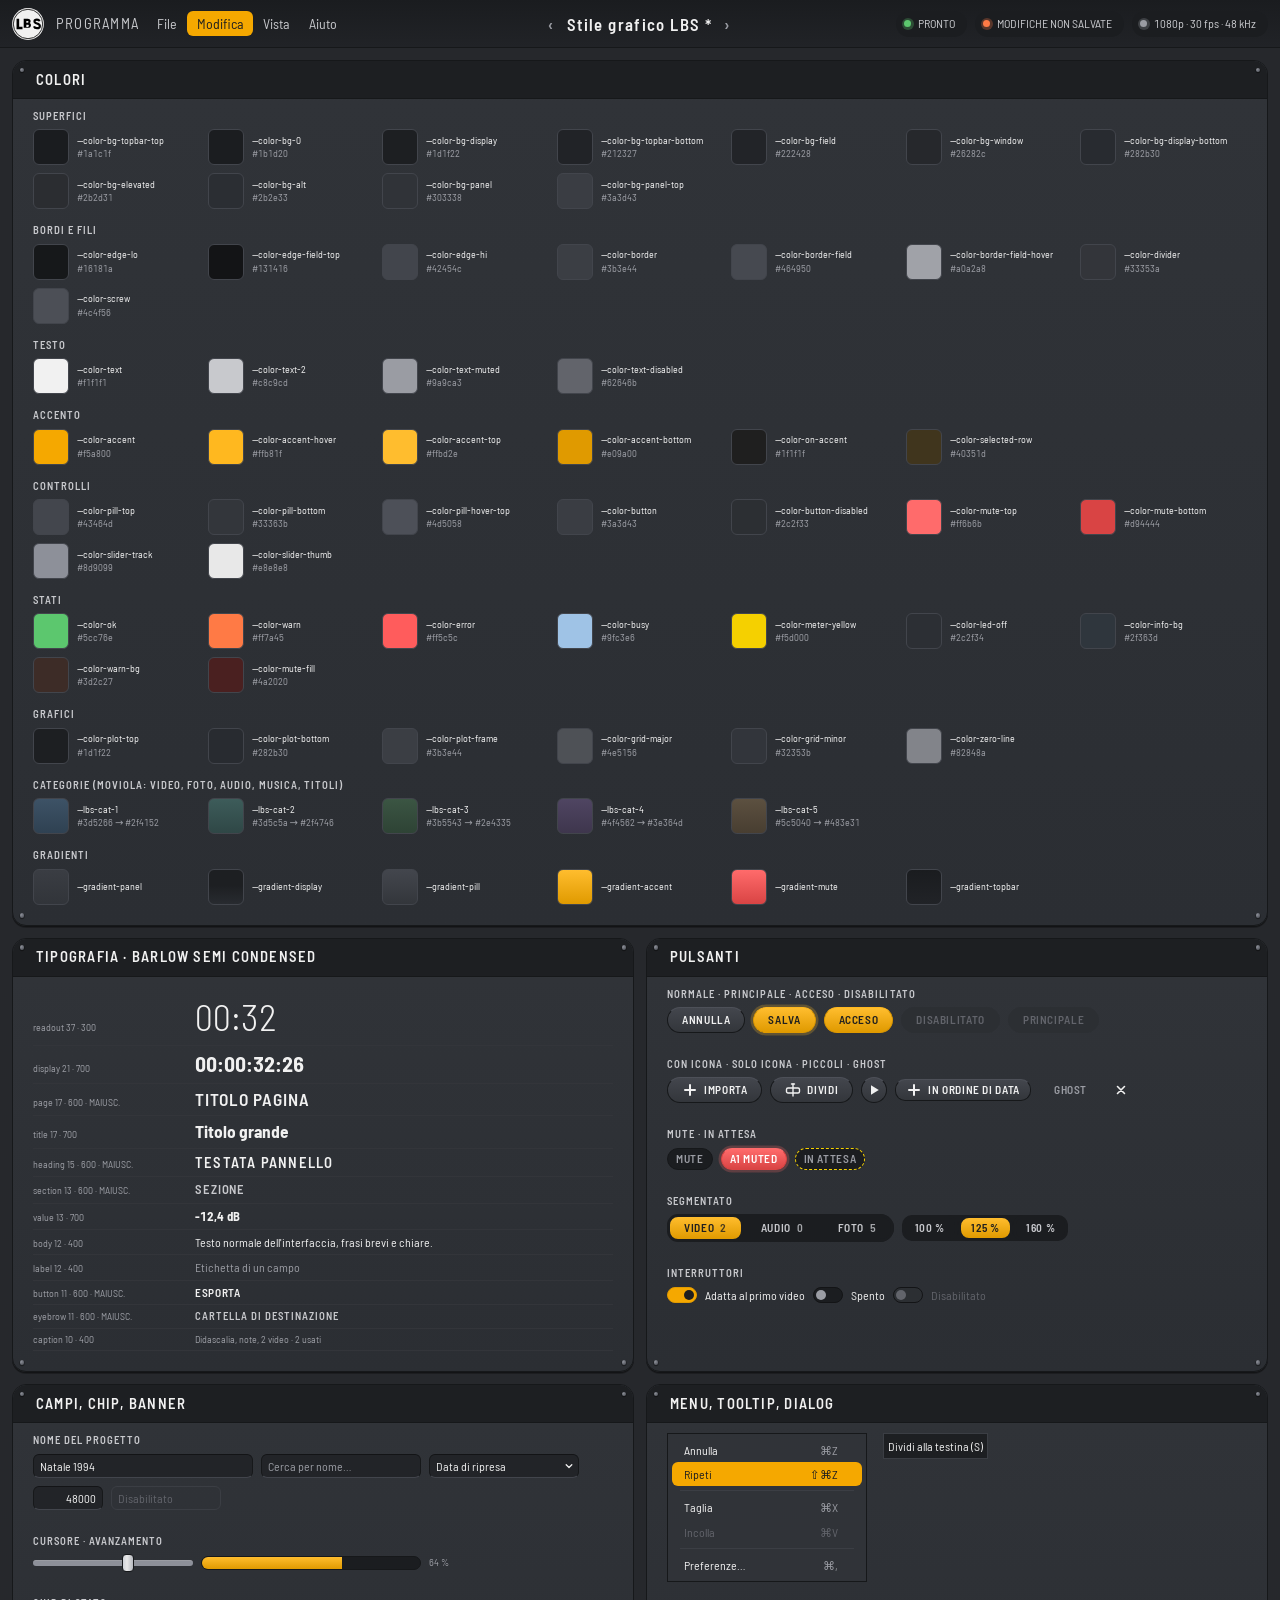
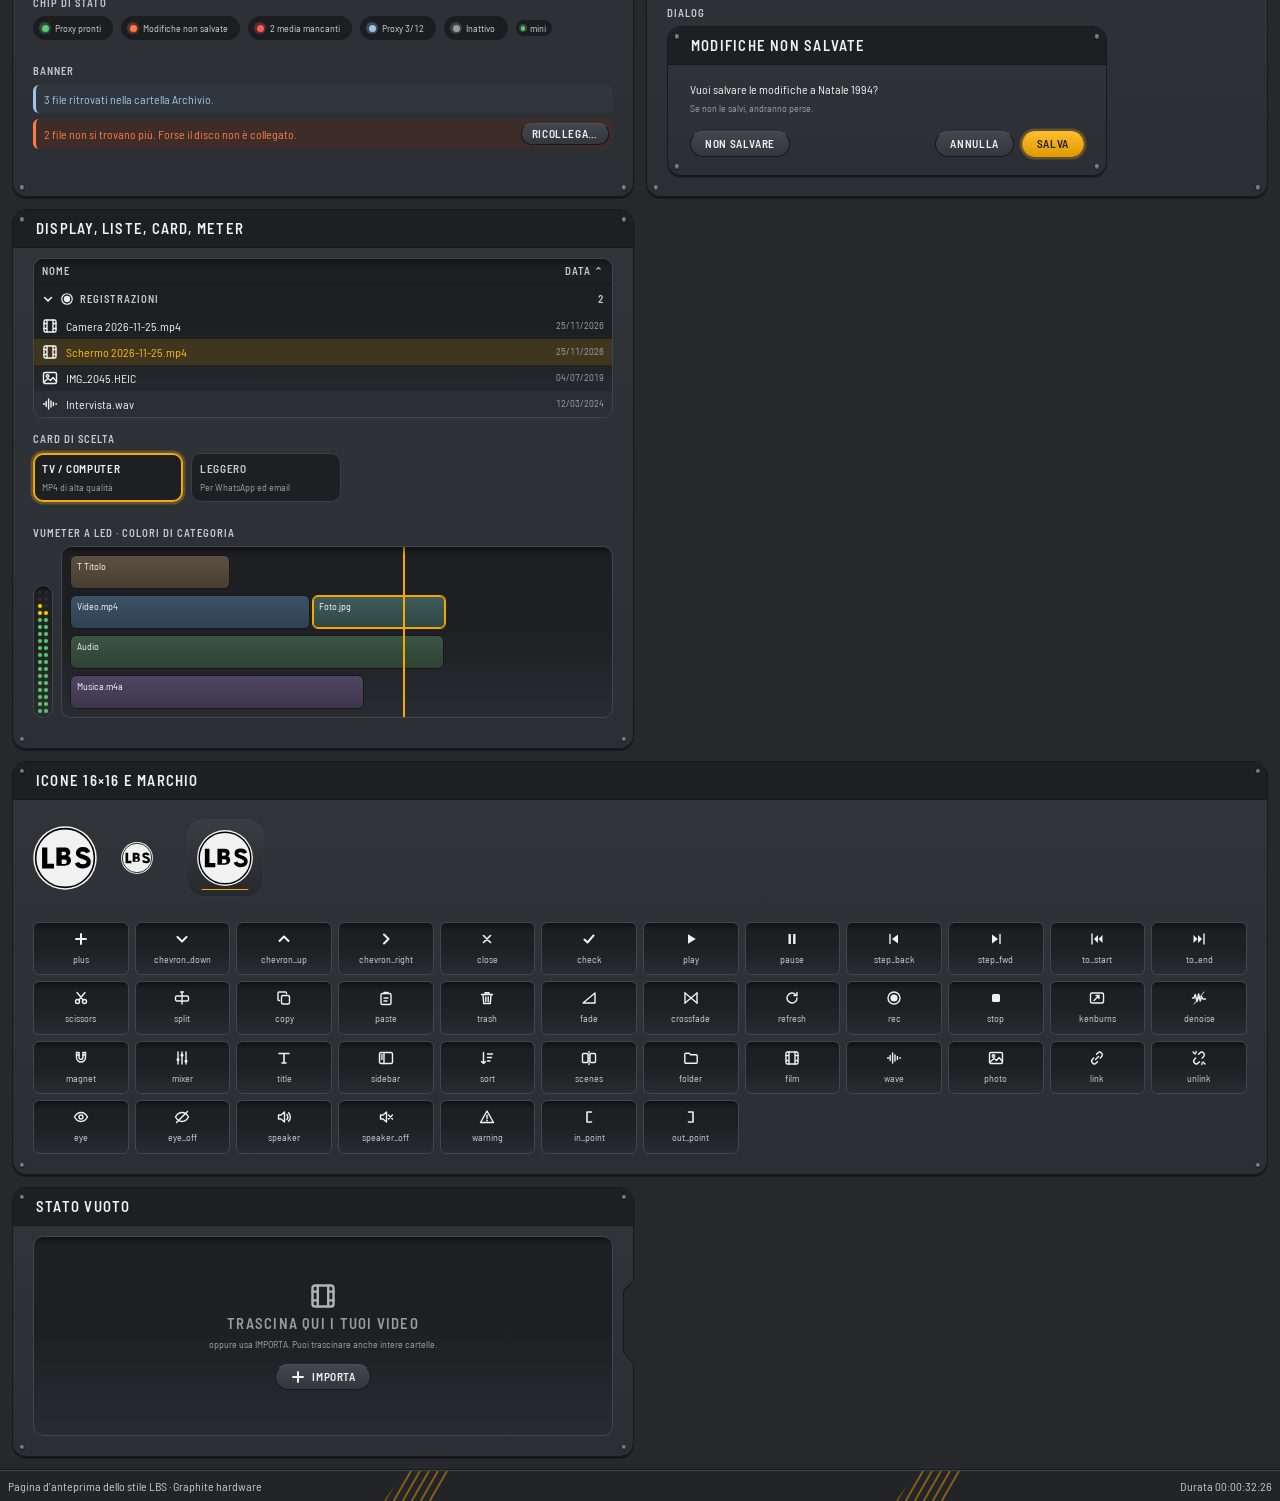
<file: LBS-Stile-Grafico/anteprima.html>
<!doctype html>
<html lang="it">
<head>
<meta charset="utf-8">
<meta name="viewport" content="width=device-width, initial-scale=1">
<title>LBS Stile Grafico</title>
<link rel="stylesheet" href="tokens/lbs-tokens.css">
<link rel="stylesheet" href="css/lbs-base.css">
<link rel="stylesheet" href="css/lbs-components.css">
<style>
  /* solo per questa pagina d'anteprima */
  body { overflow: auto; user-select: text; }
  .page { display: flex; flex-direction: column; min-height: 100%; }
  .wrap { flex: 1; padding: 12px; display: grid; grid-template-columns: repeat(auto-fill, minmax(min(100%, 520px), 1fr)); gap: 12px; align-content: start; }
  .wide { grid-column: 1 / -1; }
  .row { display: flex; flex-wrap: wrap; gap: 8px; align-items: center; margin-bottom: 10px; }
  .col { display: flex; flex-direction: column; gap: 6px; }
  .demo-label { margin: 14px 0 6px; color: var(--color-text-2); }
  .demo-label:first-child { margin-top: 0; }
  .swatches { display: grid; grid-template-columns: repeat(auto-fill, minmax(150px, 1fr)); gap: 8px; }
  .sw { display: flex; gap: 8px; align-items: center; }
  .sw__chip { width: 36px; height: 36px; border-radius: var(--radius-s); border: 1px solid var(--color-edge-hi); flex: none; }
  .sw__txt { display: flex; flex-direction: column; min-width: 0; }
  .sw__txt span { overflow: hidden; text-overflow: ellipsis; white-space: nowrap; }
  .type-row { display: flex; gap: 12px; align-items: baseline; padding: 4px 0; border-bottom: 1px solid var(--color-divider); }
  .type-row .t-caption { width: 150px; flex: none; color: var(--color-text-muted); }
  .icons { display: grid; grid-template-columns: repeat(auto-fill, minmax(92px, 1fr)); gap: 6px; }
  .icon-cell { display: flex; flex-direction: column; align-items: center; gap: 6px; padding: 8px 4px; border-radius: var(--radius-s); color: var(--color-text-2); }
  .icon-cell img { width: 16px; height: 16px; }
  .static { position: relative !important; }
  .dialog-demo { width: 100%; max-width: 440px; }
  .mini-tl { position: relative; padding: 8px; display: flex; flex-direction: column; gap: 6px; }
  .mini-tl__track { display: flex; gap: 2px; height: 34px; }
  .mini-tl__head { position: absolute; top: 0; bottom: 0; left: 62%; width: 2px; background: var(--color-accent); }
</style>
</head>
<body>
<div class="page">

  <!-- ============ barra superiore ============ -->
  <header class="ds-topbar" style="-webkit-app-region: no-drag">
    <div class="ds-topbar__left">
      <img src="logo/lbs-logo.svg" width="32" height="32" alt="LBS">
      <span class="t-heading ds-wordmark">PROGRAMMA</span>
      <nav class="ds-menubar" aria-label="Menu">
        <button class="ds-menubar__item">File</button>
        <button class="ds-menubar__item is-open">Modifica</button>
        <button class="ds-menubar__item">Vista</button>
        <button class="ds-menubar__item">Aiuto</button>
      </nav>
    </div>
    <div class="ds-topbar__center"><button class="ds-docname"><span class="c-muted">‹</span>Stile grafico LBS *<span class="c-muted">›</span></button></div>
    <div class="ds-topbar__right">
      <span class="ds-chip ds-chip--ok"><span class="ds-chip__text">PRONTO</span></span>
      <span class="ds-chip ds-chip--warn"><span class="ds-chip__text">MODIFICHE NON SALVATE</span></span>
      <span class="ds-chip ds-chip--idle"><span class="ds-chip__text">1080p · 30 fps · 48 kHz</span></span>
    </div>
  </header>

  <main class="wrap">

    <!-- ============ palette ============ -->
    <section class="ds-panel wide">
      <header class="ds-panel__head"><div class="ds-panel__title t-heading">Colori</div></header>
      <div class="ds-panel__body ds-panel__body--head" id="palette"></div>
      <span class="ds-screw ds-screw--tl"></span><span class="ds-screw ds-screw--tr"></span><span class="ds-screw ds-screw--bl"></span><span class="ds-screw ds-screw--br"></span>
    </section>

    <!-- ============ tipografia ============ -->
    <section class="ds-panel">
      <header class="ds-panel__head"><div class="ds-panel__title t-heading">Tipografia · Barlow Semi Condensed</div></header>
      <div class="ds-panel__body ds-panel__body--head">
        <div class="type-row"><span class="t-caption">readout 37 · 300</span><span class="num" style="font-size:var(--font-readout-size);font-weight:300">00:32</span></div>
        <div class="type-row"><span class="t-caption">display 21 · 700</span><span class="t-display num">00:00:32:26</span></div>
        <div class="type-row"><span class="t-caption">page 17 · 600 · MAIUSC.</span><span class="t-page">Titolo pagina</span></div>
        <div class="type-row"><span class="t-caption">title 17 · 700</span><span class="t-title">Titolo grande</span></div>
        <div class="type-row"><span class="t-caption">heading 15 · 600 · MAIUSC.</span><span class="t-heading">Testata pannello</span></div>
        <div class="type-row"><span class="t-caption">section 13 · 600 · MAIUSC.</span><span class="t-section c-text-2">Sezione</span></div>
        <div class="type-row"><span class="t-caption">value 13 · 700</span><span class="t-value num">-12,4 dB</span></div>
        <div class="type-row"><span class="t-caption">body 12 · 400</span><span class="t-body">Testo normale dell'interfaccia, frasi brevi e chiare.</span></div>
        <div class="type-row"><span class="t-caption">label 12 · 400</span><span class="t-label">Etichetta di un campo</span></div>
        <div class="type-row"><span class="t-caption">button 11 · 600 · MAIUSC.</span><span class="t-button">Esporta</span></div>
        <div class="type-row"><span class="t-caption">eyebrow 11 · 600 · MAIUSC.</span><span class="t-eyebrow c-text-2">Cartella di destinazione</span></div>
        <div class="type-row"><span class="t-caption">caption 10 · 400</span><span class="t-caption c-muted">Didascalia, note, 2 video · 2 usati</span></div>
      </div>
      <span class="ds-screw ds-screw--tl"></span><span class="ds-screw ds-screw--tr"></span><span class="ds-screw ds-screw--bl"></span><span class="ds-screw ds-screw--br"></span>
    </section>

    <!-- ============ pulsanti ============ -->
    <section class="ds-panel">
      <header class="ds-panel__head"><div class="ds-panel__title t-heading">Pulsanti</div></header>
      <div class="ds-panel__body ds-panel__body--head">
        <div class="t-eyebrow demo-label">Normale · principale · acceso · disabilitato</div>
        <div class="row">
          <button class="ds-btn">Annulla</button>
          <button class="ds-btn ds-btn--primary">Salva</button>
          <button class="ds-btn is-checked">Acceso</button>
          <button class="ds-btn" disabled>Disabilitato</button>
          <button class="ds-btn ds-btn--primary" disabled>Principale</button>
        </div>
        <div class="t-eyebrow demo-label">Con icona · solo icona · piccoli · ghost</div>
        <div class="row">
          <button class="ds-btn"><img class="ds-btn__icon" src="icone/plus.svg" alt="">Importa</button>
          <button class="ds-btn"><img class="ds-btn__icon" src="icone/split.svg" alt="">Dividi</button>
          <button class="ds-btn ds-btn--icon" data-tip="Riproduci (Spazio)"><img class="ds-btn__icon" src="icone/play.svg" alt="Riproduci"></button>
          <button class="ds-btn ds-btn--small"><img class="ds-btn__icon" src="icone/plus.svg" alt="">In ordine di data</button>
          <button class="ds-btn ds-btn--ghost">Ghost</button>
          <button class="ds-btn ds-btn--ghost ds-btn--small ds-btn--icon"><img class="ds-btn__icon" src="icone/close.svg" alt="Chiudi"></button>
        </div>
        <div class="t-eyebrow demo-label">Mute · in attesa</div>
        <div class="row">
          <button class="ds-btn ds-btn--mute">Mute</button>
          <button class="ds-btn ds-btn--mute is-checked">A1 Muted</button>
          <button class="ds-btn ds-btn--mute is-pending">In attesa</button>
        </div>
        <div class="t-eyebrow demo-label">Segmentato</div>
        <div class="row">
          <div class="ds-seg" role="radiogroup">
            <button class="ds-seg__item is-checked">Video <span class="ds-seg__count">2</span></button>
            <button class="ds-seg__item">Audio <span class="ds-seg__count">0</span></button>
            <button class="ds-seg__item">Foto <span class="ds-seg__count">5</span></button>
          </div>
          <div class="ds-seg ds-seg--small" role="radiogroup">
            <button class="ds-seg__item">100 %</button><button class="ds-seg__item is-checked">125 %</button><button class="ds-seg__item">160 %</button>
          </div>
        </div>
        <div class="t-eyebrow demo-label">Interruttori</div>
        <div class="row">
          <label class="ds-toggle"><svg class="ds-toggle__track" width="30" height="16" viewBox="0 0 30 16"><rect x="0.5" y="0.5" width="29" height="15" rx="7.5" fill="var(--color-accent)" stroke="var(--color-accent-bottom)"/><circle cx="22" cy="8" r="5" fill="var(--color-on-accent)"/></svg><span>Adatta al primo video</span></label>
          <label class="ds-toggle"><svg class="ds-toggle__track" width="30" height="16" viewBox="0 0 30 16"><rect x="0.5" y="0.5" width="29" height="15" rx="7.5" fill="var(--color-bg-0)" stroke="var(--color-edge-field-top)"/><circle cx="8" cy="8" r="5" fill="var(--color-text-muted)"/></svg><span>Spento</span></label>
          <label class="ds-toggle is-disabled"><svg class="ds-toggle__track" width="30" height="16" viewBox="0 0 30 16"><rect x="0.5" y="0.5" width="29" height="15" rx="7.5" fill="var(--color-button-disabled)" stroke="var(--color-edge-field-top)"/><circle cx="8" cy="8" r="5" fill="var(--color-text-disabled)"/></svg><span>Disabilitato</span></label>
        </div>
      </div>
      <span class="ds-screw ds-screw--tl"></span><span class="ds-screw ds-screw--tr"></span><span class="ds-screw ds-screw--bl"></span><span class="ds-screw ds-screw--br"></span>
    </section>

    <!-- ============ campi, chip, banner ============ -->
    <section class="ds-panel">
      <header class="ds-panel__head"><div class="ds-panel__title t-heading">Campi, chip, banner</div></header>
      <div class="ds-panel__body ds-panel__body--head">
        <div class="t-eyebrow demo-label">Nome del progetto</div>
        <div class="row">
          <input class="ds-field" style="width:220px" value="Natale 1994">
          <input class="ds-field" style="width:160px" placeholder="Cerca per nome…">
          <button class="ds-field ds-combo" style="width:150px"><span class="ds-combo__value">Data di ripresa</span><img class="ds-combo__arrow" src="icone/chevron_down.svg" alt=""></button>
          <input class="ds-field ds-field--num" style="width:70px" value="48000">
          <input class="ds-field" style="width:110px" value="Disabilitato" disabled>
        </div>
        <div class="t-eyebrow demo-label">Cursore · avanzamento</div>
        <div class="row">
          <input type="range" class="ds-slider" style="width:160px" value="60">
          <div class="ds-progress" style="width:220px"><div class="ds-progress__fill" style="width:64%"></div></div>
          <span class="t-caption num c-muted">64 %</span>
        </div>
        <div class="t-eyebrow demo-label">Chip di stato</div>
        <div class="row">
          <span class="ds-chip ds-chip--ok"><span class="ds-chip__text">Proxy pronti</span></span>
          <span class="ds-chip ds-chip--warn"><span class="ds-chip__text">Modifiche non salvate</span></span>
          <span class="ds-chip ds-chip--error"><span class="ds-chip__text">2 media mancanti</span></span>
          <span class="ds-chip ds-chip--busy"><span class="ds-chip__text">Proxy 3/12</span></span>
          <span class="ds-chip ds-chip--idle"><span class="ds-chip__text">Inattivo</span></span>
          <span class="ds-chip ds-chip--mini ds-chip--ok"><span class="ds-chip__text">mini</span></span>
        </div>
        <div class="t-eyebrow demo-label">Banner</div>
        <div class="col">
          <div class="ds-banner ds-banner--info"><div class="ds-banner__text">3 file ritrovati nella cartella Archivio.</div></div>
          <div class="ds-banner ds-banner--warn"><div class="ds-banner__text">2 file non si trovano più. Forse il disco non è collegato.</div><div class="ds-banner__actions"><button class="ds-btn ds-btn--small">Ricollega…</button></div></div>
        </div>
      </div>
      <span class="ds-screw ds-screw--tl"></span><span class="ds-screw ds-screw--tr"></span><span class="ds-screw ds-screw--bl"></span><span class="ds-screw ds-screw--br"></span>
    </section>

    <!-- ============ menu, tooltip, dialog ============ -->
    <section class="ds-panel">
      <header class="ds-panel__head"><div class="ds-panel__title t-heading">Menu, tooltip, dialog</div></header>
      <div class="ds-panel__body ds-panel__body--head">
        <div class="row" style="align-items:flex-start;gap:16px">
          <div class="ds-menu static" role="menu">
            <div class="ds-menu__item"><span class="ds-menu__label">Annulla</span><span class="ds-menu__shortcut">⌘Z</span></div>
            <div class="ds-menu__item is-active"><span class="ds-menu__label">Ripeti</span><span class="ds-menu__shortcut">⇧⌘Z</span></div>
            <div class="ds-menu__sep"></div>
            <div class="ds-menu__item"><span class="ds-menu__label">Taglia</span><span class="ds-menu__shortcut">⌘X</span></div>
            <div class="ds-menu__item is-disabled"><span class="ds-menu__label">Incolla</span><span class="ds-menu__shortcut">⌘V</span></div>
            <div class="ds-menu__sep"></div>
            <div class="ds-menu__item"><span class="ds-menu__label">Preferenze…</span><span class="ds-menu__shortcut">⌘,</span></div>
          </div>
          <div class="col">
            <div class="ds-tooltip static">Dividi alla testina (S)</div>
          </div>
        </div>
        <div class="t-eyebrow demo-label">Dialog</div>
        <section class="ds-panel ds-panel--qss ds-dialog dialog-demo">
          <header class="ds-panel__head"><div class="ds-panel__title t-heading">Modifiche non salvate</div></header>
          <div class="ds-dialog__body">
            <p class="c-text" style="margin:12px 0 4px">Vuoi salvare le modifiche a Natale 1994?</p>
            <p class="t-caption c-muted" style="margin:0">Se non le salvi, andranno perse.</p>
          </div>
          <div class="ds-dialog__buttons">
            <button class="ds-btn">Non salvare</button><div style="flex:1"></div>
            <button class="ds-btn">Annulla</button>
            <button class="ds-btn ds-btn--primary">Salva</button>
          </div>
          <span class="ds-screw ds-screw--tl"></span><span class="ds-screw ds-screw--tr"></span><span class="ds-screw ds-screw--bl"></span><span class="ds-screw ds-screw--br"></span>
        </section>
      </div>
      <span class="ds-screw ds-screw--tl"></span><span class="ds-screw ds-screw--tr"></span><span class="ds-screw ds-screw--bl"></span><span class="ds-screw ds-screw--br"></span>
    </section>

    <!-- ============ display, liste, card, meter ============ -->
    <section class="ds-panel">
      <header class="ds-panel__head"><div class="ds-panel__title t-heading">Display, liste, card, meter</div></header>
      <div class="ds-panel__body ds-panel__body--head">
        <div class="ds-display" style="overflow:hidden">
          <div class="ds-list__head t-eyebrow"><span style="flex:1">Nome</span><span>Data ⌃</span></div>
          <div class="ds-group t-eyebrow"><img src="icone/chevron_down.svg" width="12" alt=""><img src="icone/rec.svg" width="14" alt="">Registrazioni<span style="flex:1"></span><span class="num">2</span></div>
          <div class="ds-row"><img src="icone/film.svg" alt=""><span class="ds-row__name" style="flex:1">Camera 2026-11-25.mp4</span><span class="t-caption num c-muted">25/11/2026</span></div>
          <div class="ds-row is-alt is-selected"><img src="icone/film.svg" alt=""><span class="ds-row__name" style="flex:1">Schermo 2026-11-25.mp4</span><span class="t-caption num c-muted">25/11/2026</span></div>
          <div class="ds-row"><img src="icone/photo.svg" alt=""><span class="ds-row__name" style="flex:1">IMG_2045.HEIC</span><span class="t-caption num c-muted">04/07/2019</span></div>
          <div class="ds-row is-alt"><img src="icone/wave.svg" alt=""><span class="ds-row__name" style="flex:1">Intervista.wav</span><span class="t-caption num c-muted">12/03/2024</span></div>
        </div>
        <div class="t-eyebrow demo-label">Card di scelta</div>
        <div class="row">
          <button class="ds-card is-selected" style="width:150px"><span class="t-button">TV / Computer</span><span class="t-caption c-muted">MP4 di alta qualità</span></button>
          <button class="ds-card" style="width:150px"><span class="t-button">Leggero</span><span class="t-caption c-muted">Per WhatsApp ed email</span></button>
        </div>
        <div class="t-eyebrow demo-label">Vumeter a LED · colori di categoria</div>
        <div class="row" style="align-items:flex-end">
          <div class="ds-display"><div class="ds-meter" id="meter"></div></div>
          <div class="ds-display" style="flex:1;min-width:240px">
            <div class="mini-tl">
              <div class="mini-tl__track"><div class="ds-tile ds-tile--5 t-caption" style="width:30%">T Titolo</div></div>
              <div class="mini-tl__track"><div class="ds-tile ds-tile--1 t-caption" style="width:45%">Video.mp4</div><div class="ds-tile ds-tile--2 t-caption is-selected" style="width:25%">Foto.jpg</div></div>
              <div class="mini-tl__track"><div class="ds-tile ds-tile--3 t-caption" style="width:70%">Audio</div></div>
              <div class="mini-tl__track"><div class="ds-tile ds-tile--4 t-caption" style="width:55%">Musica.m4a</div></div>
              <div class="mini-tl__head"></div>
            </div>
          </div>
        </div>
      </div>
      <span class="ds-screw ds-screw--tl"></span><span class="ds-screw ds-screw--tr"></span><span class="ds-screw ds-screw--bl"></span><span class="ds-screw ds-screw--br"></span>
    </section>

    <!-- ============ icone e logo ============ -->
    <section class="ds-panel wide">
      <header class="ds-panel__head"><div class="ds-panel__title t-heading">Icone 16×16 e marchio</div></header>
      <div class="ds-panel__body ds-panel__body--head">
        <div class="row" style="gap:24px;margin-bottom:16px">
          <img src="logo/lbs-logo.svg" width="64" height="64" alt="LBS">
          <img src="logo/lbs-logo.svg" width="32" height="32" alt="LBS">
          <img src="logo/lbs-icona-app.svg" width="96" height="96" alt="Icona app">
        </div>
        <div class="icons" id="icons"></div>
      </div>
      <span class="ds-screw ds-screw--tl"></span><span class="ds-screw ds-screw--tr"></span><span class="ds-screw ds-screw--bl"></span><span class="ds-screw ds-screw--br"></span>
    </section>

    <!-- ============ stato vuoto ============ -->
    <section class="ds-panel">
      <header class="ds-panel__head"><div class="ds-panel__title t-heading">Stato vuoto</div></header>
      <div class="ds-panel__body ds-panel__body--head">
        <div class="ds-display" style="height:200px">
          <div class="ds-empty">
            <img src="icone/film.svg" width="28" height="28" alt="" style="opacity:.7">
            <div class="t-heading ds-empty__title">Trascina qui i tuoi video</div>
            <div class="t-caption ds-empty__caption">oppure usa IMPORTA. Puoi trascinare anche intere cartelle.</div>
            <button class="ds-btn" style="margin-top:8px"><img class="ds-btn__icon" src="icone/plus.svg" alt="">Importa</button>
          </div>
        </div>
      </div>
      <span class="ds-screw ds-screw--tl"></span><span class="ds-screw ds-screw--tr"></span><span class="ds-screw ds-screw--bl"></span><span class="ds-screw ds-screw--br"></span>
      <div class="ds-notch ds-notch--right"></div>
    </section>

  </main>

  <!-- ============ barra di stato ============ -->
  <footer class="ds-iobar">
    <canvas id="iobar" aria-hidden="true"></canvas>
    <div class="ds-iobar__content"><div class="ds-iobar__msg">Pagina d'anteprima dello stile LBS · Graphite hardware</div><span class="num">Durata 00:00:32:26</span></div>
  </footer>
</div>

<script>
  // palette: legge i valori dai token
  const groups = {
    'Superfici': ['bg-topbar-top','bg-0','bg-display','bg-topbar-bottom','bg-field','bg-window','bg-display-bottom','bg-elevated','bg-alt','bg-panel','bg-panel-top'],
    'Bordi e fili': ['edge-lo','edge-field-top','edge-hi','border','border-field','border-field-hover','divider','screw'],
    'Testo': ['text','text-2','text-muted','text-disabled'],
    'Accento': ['accent','accent-hover','accent-top','accent-bottom','on-accent','selected-row'],
    'Controlli': ['pill-top','pill-bottom','pill-hover-top','button','button-disabled','mute-top','mute-bottom','slider-track','slider-thumb'],
    'Stati': ['ok','warn','error','busy','meter-yellow','led-off','info-bg','warn-bg','mute-fill'],
    'Grafici': ['plot-top','plot-bottom','plot-frame','grid-major','grid-minor','zero-line'],
  }
  const css = getComputedStyle(document.documentElement)
  const pal = document.getElementById('palette')
  const add = (title, items) => {
    const h = document.createElement('div'); h.className = 't-eyebrow demo-label'; h.textContent = title; pal.appendChild(h)
    const g = document.createElement('div'); g.className = 'swatches'; pal.appendChild(g)
    for (const [name, value, bg] of items) {
      const d = document.createElement('div'); d.className = 'sw'
      d.innerHTML = `<div class="sw__chip" style="background:${bg}"></div><div class="sw__txt"><span class="t-caption c-text">${name}</span><span class="t-caption c-muted num">${value}</span></div>`
      g.appendChild(d)
    }
  }
  for (const [title, names] of Object.entries(groups)) add(title, names.map((n) => [`--color-${n}`, css.getPropertyValue(`--color-${n}`).trim(), `var(--color-${n})`]))
  add('Categorie (Moviola: video, foto, audio, musica, titoli)', [1,2,3,4,5].map((i) => [`--lbs-cat-${i}`, `${css.getPropertyValue(`--lbs-cat-${i}-top`).trim()} → ${css.getPropertyValue(`--lbs-cat-${i}-bottom`).trim()}`, `linear-gradient(180deg, var(--lbs-cat-${i}-top), var(--lbs-cat-${i}-bottom))`]))
  add('Gradienti', ['panel','display','pill','accent','mute','topbar'].map((n) => [`--gradient-${n}`, '', `var(--gradient-${n})`]))

  // icone
  const icons = ['plus','chevron_down','chevron_up','chevron_right','close','check','play','pause','step_back','step_fwd','to_start','to_end','scissors','split','copy','paste','trash','fade','crossfade','refresh','rec','stop','kenburns','denoise','magnet','mixer','title','sidebar','sort','scenes','folder','film','wave','photo','link','unlink','eye','eye_off','speaker','speaker_off','warning','in_point','out_point']
  const ig = document.getElementById('icons')
  for (const n of icons) { const c = document.createElement('div'); c.className = 'icon-cell ds-display'; c.innerHTML = `<img src="icone/${n}.svg" alt=""><span class="t-caption">${n}</span>`; ig.appendChild(c) }

  // vumeter: 2 colonne, livello -6 dB
  const m = document.getElementById('meter'); m.style.flexDirection = 'row'; m.style.gap = '2px'
  for (let col = 0; col < 2; col++) {
    const c = document.createElement('div'); c.className = 'ds-meter'; c.style.padding = '0'
    for (let i = 0; i < 18; i++) { const db = -60 + i * (60 / 17); const led = document.createElement('div'); led.className = 'ds-led' + (db <= -6 - col * 2 ? (db < -12 ? ' is-ok' : db < -3 ? ' is-yellow' : ' is-red') : ''); c.appendChild(led) }
    m.appendChild(c)
  }

  // barra di stato con le due fasce ambra (porting del componente IoBar)
  const cv = document.getElementById('iobar')
  const paint = () => {
    const dpr = window.devicePixelRatio || 1, W = cv.clientWidth, H = cv.clientHeight
    cv.width = Math.round(W * dpr); cv.height = Math.round(H * dpr)
    const x = cv.getContext('2d'); x.setTransform(dpr, 0, 0, dpr, 0, 0)
    const v = (n) => css.getPropertyValue(`--color-${n}`).trim()
    x.fillStyle = v('bg-io-bar'); x.fillRect(0, 0, W, H)
    x.lineWidth = 1
    x.strokeStyle = v('edge-lo'); x.beginPath(); x.moveTo(0, 0.5); x.lineTo(W, 0.5); x.stroke()
    x.strokeStyle = v('edge-hi'); x.beginPath(); x.moveTo(0, 1.5); x.lineTo(W, 1.5); x.stroke()
    for (const at of [0.3, 0.7]) {
      const sx = W * at, t = 2, b = H, sw = 70
      x.save(); x.beginPath(); x.moveTo(sx + sw * 0.3, t); x.lineTo(sx + sw, t); x.lineTo(sx + sw * 0.7, b); x.lineTo(sx, b); x.closePath(); x.clip()
      x.strokeStyle = v('accent'); x.globalAlpha = 115 / 255; x.lineWidth = 2
      const shift = (b - t) / Math.tan(60 * Math.PI / 180)
      for (let p = sx - shift; p < sx + sw + shift; p += 9) { x.beginPath(); x.moveTo(p, b); x.lineTo(p + shift, t); x.stroke() }
      x.restore()
    }
  }
  paint(); new ResizeObserver(paint).observe(cv)
</script>
</body>
</html>
</file>
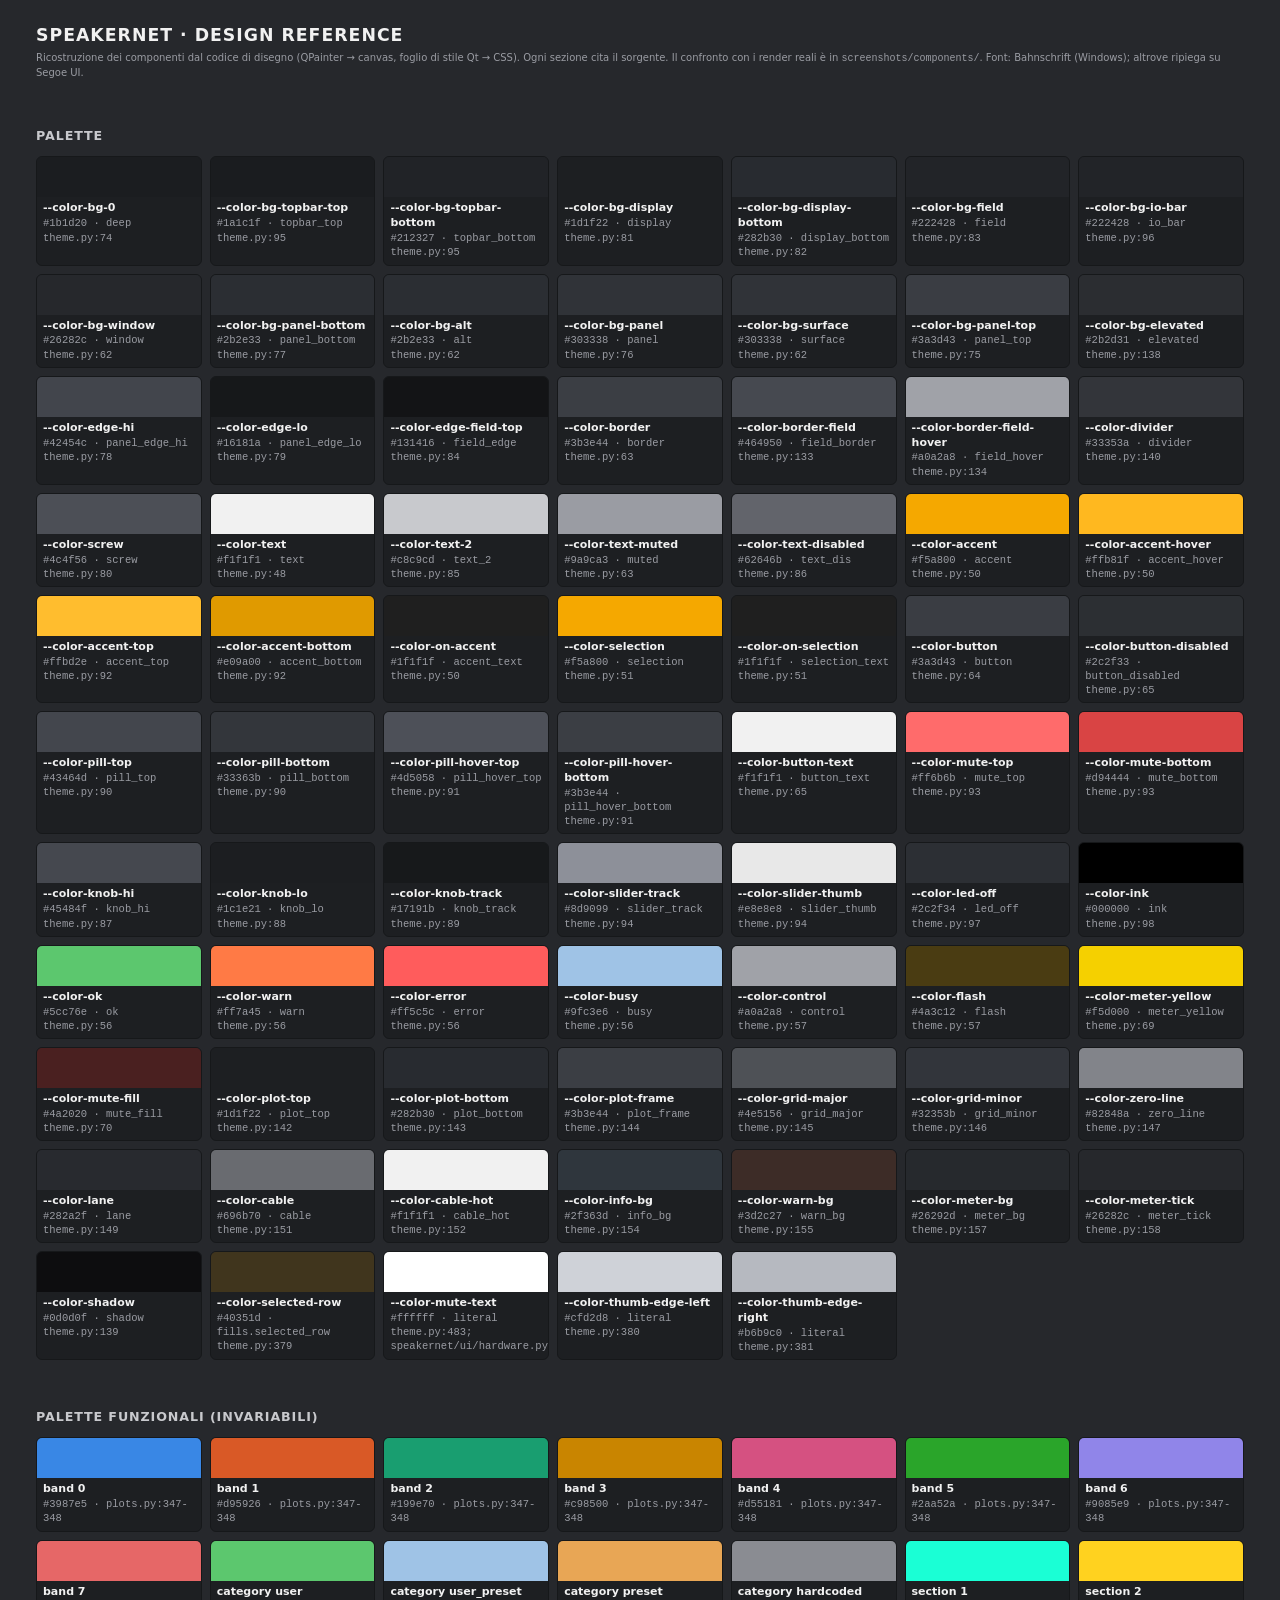
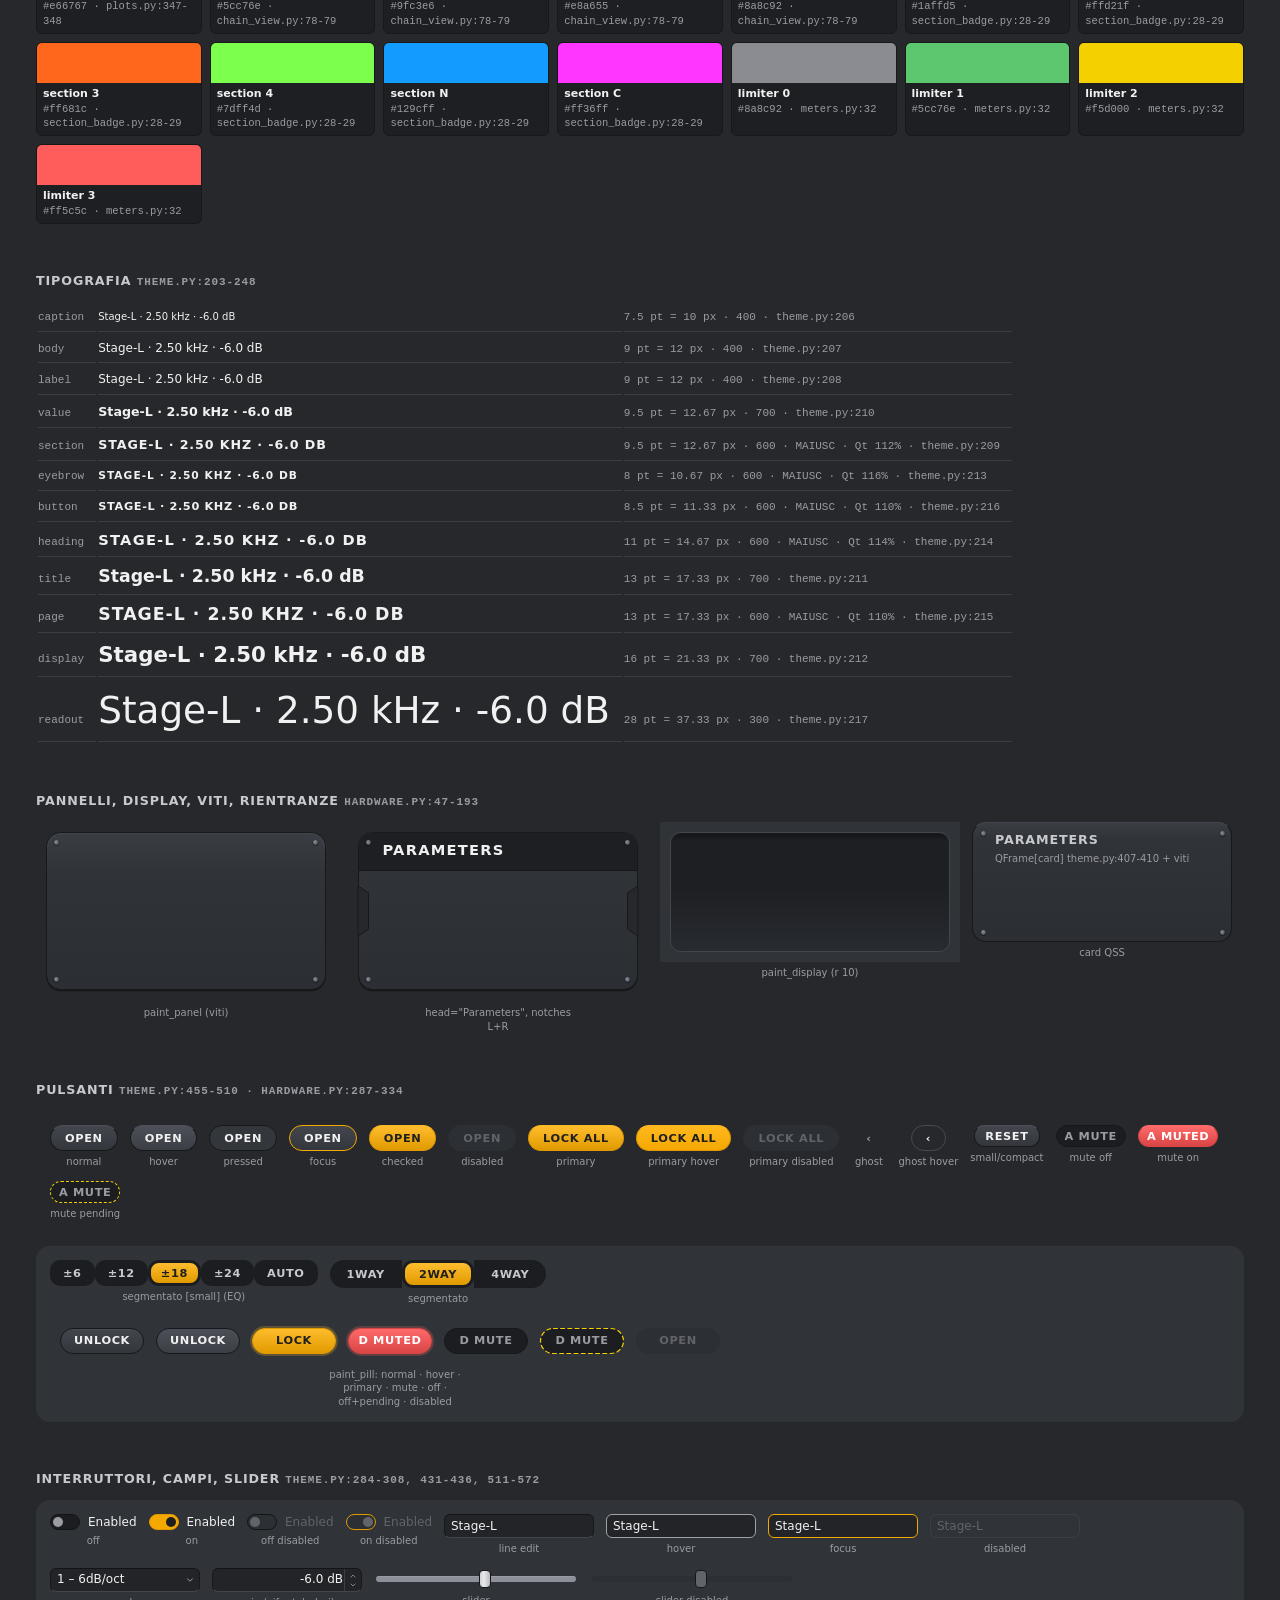
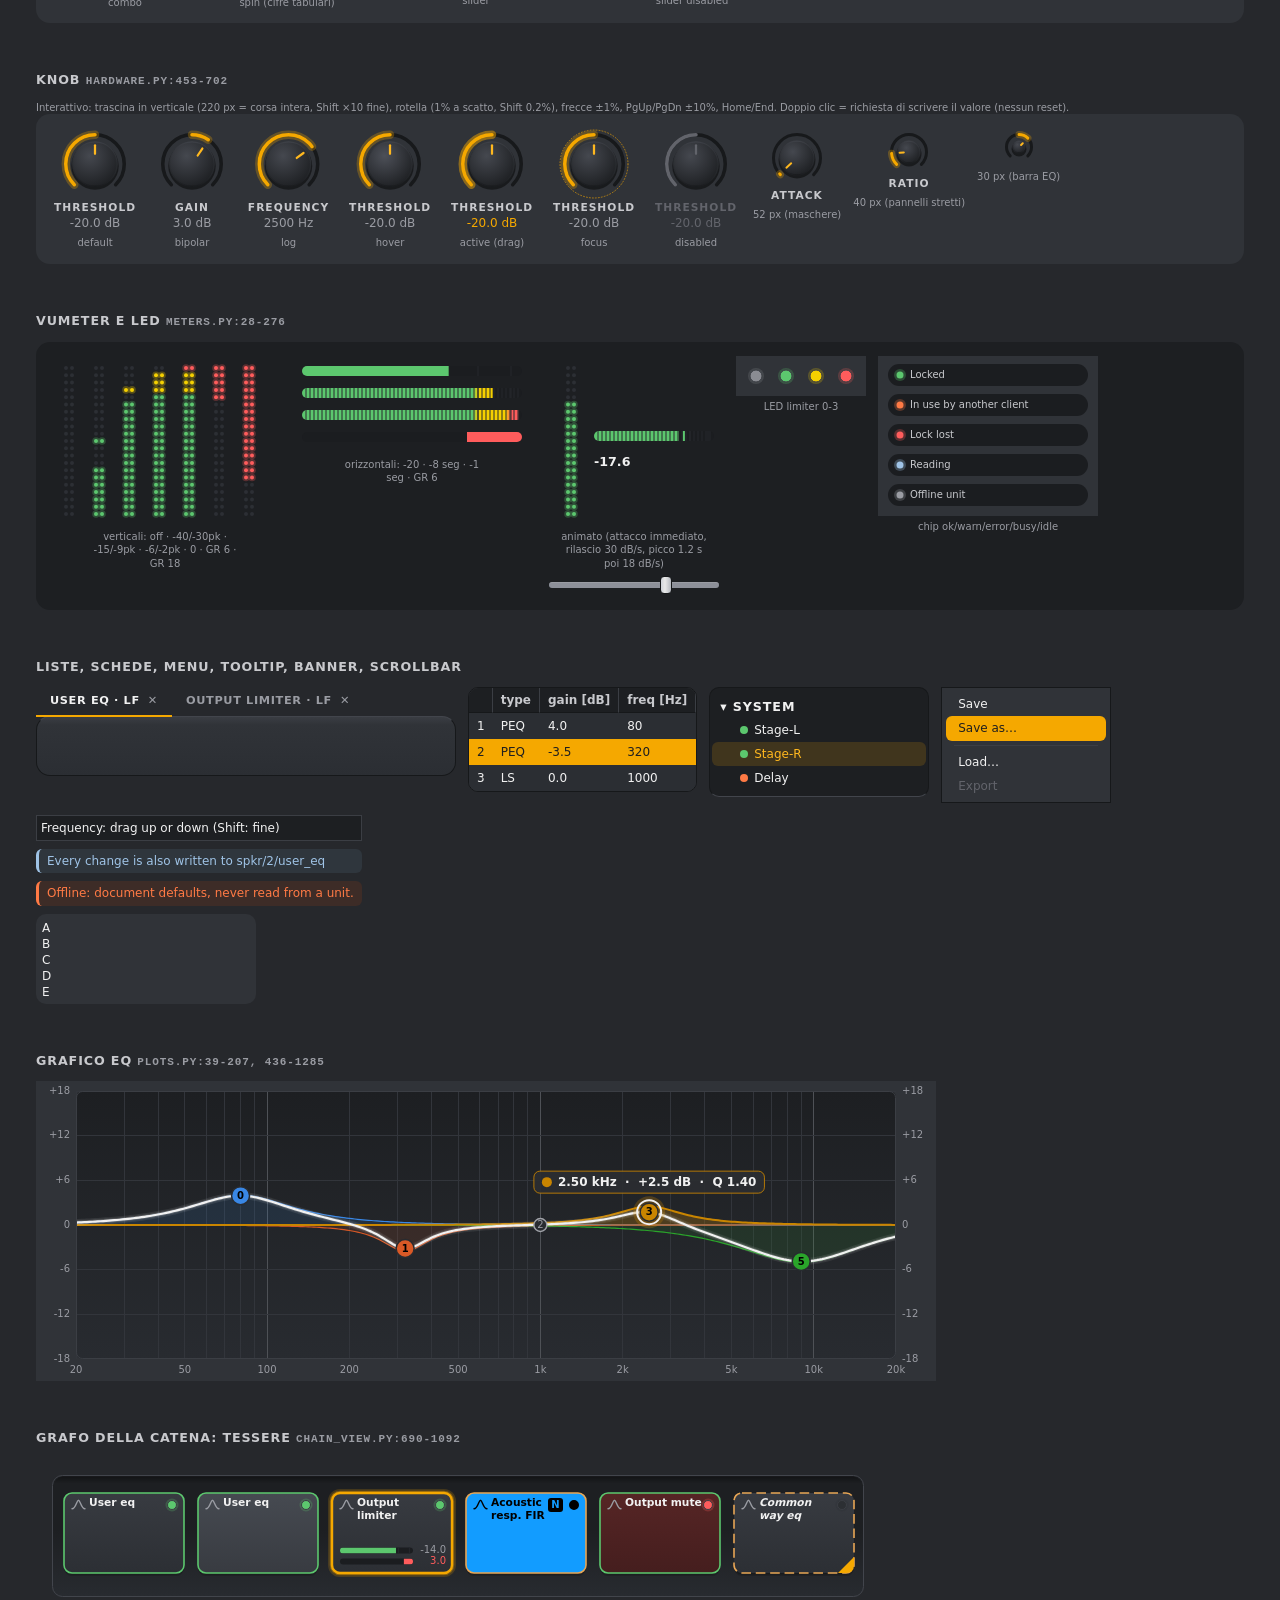
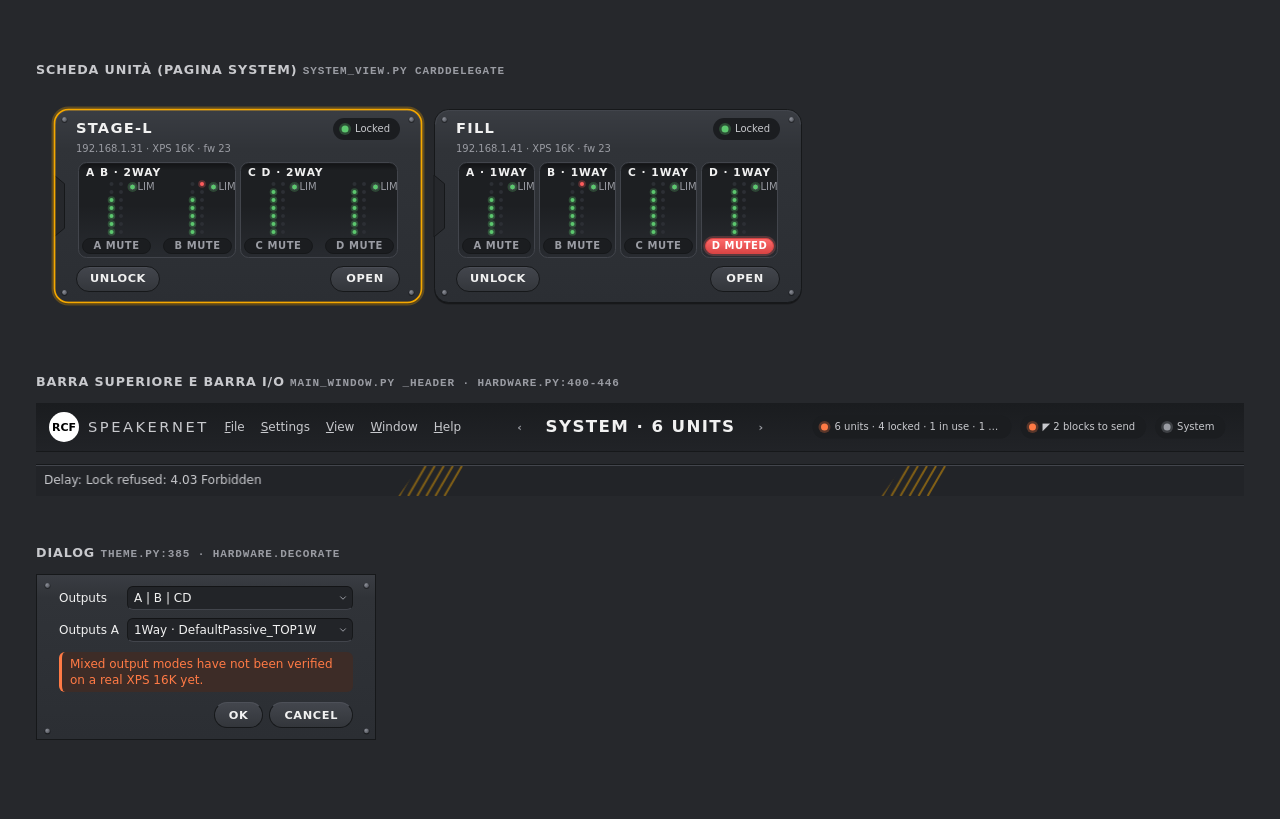
<file: LBS-Stile-Grafico/riferimento-originale/reference.html>
<!doctype html>
<html lang="it">
<head>
<meta charset="utf-8">
<meta name="viewport" content="width=device-width, initial-scale=1">
<title>SpeakerNet · Design reference</title>
<style>
/* SpeakerNet design tokens - generato da design-export/tools/build_tokens.py
   Fonte di verita': speakernet/ui/theme.py (riga indicata per ogni variabile). px a 96 dpi. */
:root {
  --color-bg-0: #1b1d20;  /* speakernet/ui/theme.py:74 */
  --color-bg-topbar-top: #1a1c1f;  /* speakernet/ui/theme.py:95 */
  --color-bg-topbar-bottom: #212327;  /* speakernet/ui/theme.py:95 */
  --color-bg-display: #1d1f22;  /* speakernet/ui/theme.py:81 */
  --color-bg-display-bottom: #282b30;  /* speakernet/ui/theme.py:82 */
  --color-bg-field: #222428;  /* speakernet/ui/theme.py:83 */
  --color-bg-io-bar: #222428;  /* speakernet/ui/theme.py:96 */
  --color-bg-window: #26282c;  /* speakernet/ui/theme.py:62 */
  --color-bg-panel-bottom: #2b2e33;  /* speakernet/ui/theme.py:77 */
  --color-bg-alt: #2b2e33;  /* speakernet/ui/theme.py:62 */
  --color-bg-panel: #303338;  /* speakernet/ui/theme.py:76 */
  --color-bg-surface: #303338;  /* speakernet/ui/theme.py:62 */
  --color-bg-panel-top: #3a3d43;  /* speakernet/ui/theme.py:75 */
  --color-bg-elevated: #2b2d31;  /* speakernet/ui/theme.py:138 */
  --color-edge-hi: #42454c;  /* speakernet/ui/theme.py:78 */
  --color-edge-lo: #16181a;  /* speakernet/ui/theme.py:79 */
  --color-edge-field-top: #131416;  /* speakernet/ui/theme.py:84 */
  --color-border: #3b3e44;  /* speakernet/ui/theme.py:63 */
  --color-border-field: #464950;  /* speakernet/ui/theme.py:133 */
  --color-border-field-hover: #a0a2a8;  /* speakernet/ui/theme.py:134 */
  --color-divider: #33353a;  /* speakernet/ui/theme.py:140 */
  --color-screw: #4c4f56;  /* speakernet/ui/theme.py:80 */
  --color-text: #f1f1f1;  /* speakernet/ui/theme.py:48 */
  --color-text-2: #c8c9cd;  /* speakernet/ui/theme.py:85 */
  --color-text-muted: #9a9ca3;  /* speakernet/ui/theme.py:63 */
  --color-text-disabled: #62646b;  /* speakernet/ui/theme.py:86 */
  --color-accent: #f5a800;  /* speakernet/ui/theme.py:50 */
  --color-accent-hover: #ffb81f;  /* speakernet/ui/theme.py:50 */
  --color-accent-top: #ffbd2e;  /* speakernet/ui/theme.py:92 */
  --color-accent-bottom: #e09a00;  /* speakernet/ui/theme.py:92 */
  --color-on-accent: #1f1f1f;  /* speakernet/ui/theme.py:50 */
  --color-selection: #f5a800;  /* speakernet/ui/theme.py:51 */
  --color-on-selection: #1f1f1f;  /* speakernet/ui/theme.py:51 */
  --color-button: #3a3d43;  /* speakernet/ui/theme.py:64 */
  --color-button-disabled: #2c2f33;  /* speakernet/ui/theme.py:65 */
  --color-pill-top: #43464d;  /* speakernet/ui/theme.py:90 */
  --color-pill-bottom: #33363b;  /* speakernet/ui/theme.py:90 */
  --color-pill-hover-top: #4d5058;  /* speakernet/ui/theme.py:91 */
  --color-pill-hover-bottom: #3b3e44;  /* speakernet/ui/theme.py:91 */
  --color-button-text: #f1f1f1;  /* speakernet/ui/theme.py:65 */
  --color-mute-top: #ff6b6b;  /* speakernet/ui/theme.py:93 */
  --color-mute-bottom: #d94444;  /* speakernet/ui/theme.py:93 */
  --color-knob-hi: #45484f;  /* speakernet/ui/theme.py:87 */
  --color-knob-lo: #1c1e21;  /* speakernet/ui/theme.py:88 */
  --color-knob-track: #17191b;  /* speakernet/ui/theme.py:89 */
  --color-slider-track: #8d9099;  /* speakernet/ui/theme.py:94 */
  --color-slider-thumb: #e8e8e8;  /* speakernet/ui/theme.py:94 */
  --color-led-off: #2c2f34;  /* speakernet/ui/theme.py:97 */
  --color-ink: #000000;  /* speakernet/ui/theme.py:98 */
  --color-ok: #5cc76e;  /* speakernet/ui/theme.py:56 */
  --color-warn: #ff7a45;  /* speakernet/ui/theme.py:56 */
  --color-error: #ff5c5c;  /* speakernet/ui/theme.py:56 */
  --color-busy: #9fc3e6;  /* speakernet/ui/theme.py:56 */
  --color-control: #a0a2a8;  /* speakernet/ui/theme.py:57 */
  --color-flash: #4a3c12;  /* speakernet/ui/theme.py:57 */
  --color-meter-yellow: #f5d000;  /* speakernet/ui/theme.py:69 */
  --color-mute-fill: #4a2020;  /* speakernet/ui/theme.py:70 */
  --color-plot-top: #1d1f22;  /* speakernet/ui/theme.py:142 */
  --color-plot-bottom: #282b30;  /* speakernet/ui/theme.py:143 */
  --color-plot-frame: #3b3e44;  /* speakernet/ui/theme.py:144 */
  --color-grid-major: #4e5156;  /* speakernet/ui/theme.py:145 */
  --color-grid-minor: #32353b;  /* speakernet/ui/theme.py:146 */
  --color-zero-line: #82848a;  /* speakernet/ui/theme.py:147 */
  --color-lane: #282a2f;  /* speakernet/ui/theme.py:149 */
  --color-cable: #696b70;  /* speakernet/ui/theme.py:151 */
  --color-cable-hot: #f1f1f1;  /* speakernet/ui/theme.py:152 */
  --color-info-bg: #2f363d;  /* speakernet/ui/theme.py:154 */
  --color-warn-bg: #3d2c27;  /* speakernet/ui/theme.py:155 */
  --color-meter-bg: #26292d;  /* speakernet/ui/theme.py:157 */
  --color-meter-tick: #26282c;  /* speakernet/ui/theme.py:158 */
  --color-shadow: #0d0d0f;  /* speakernet/ui/theme.py:139 */
  --color-selected-row: #40351d;  /* speakernet/ui/theme.py:379 */
  --color-mute-text: #ffffff;  /* speakernet/ui/theme.py:483; speakernet/ui/hardware.py:304 */
  --color-thumb-edge-left: #cfd2d8;  /* speakernet/ui/theme.py:380 */
  --color-thumb-edge-right: #b6b9c0;  /* speakernet/ui/theme.py:381 */
  --color-band-0: #3987e5;  /* speakernet/ui/plots.py:347-348 */
  --color-band-1: #d95926;  /* speakernet/ui/plots.py:347-348 */
  --color-band-2: #199e70;  /* speakernet/ui/plots.py:347-348 */
  --color-band-3: #c98500;  /* speakernet/ui/plots.py:347-348 */
  --color-band-4: #d55181;  /* speakernet/ui/plots.py:347-348 */
  --color-band-5: #2aa52a;  /* speakernet/ui/plots.py:347-348 */
  --color-band-6: #9085e9;  /* speakernet/ui/plots.py:347-348 */
  --color-band-7: #e66767;  /* speakernet/ui/plots.py:347-348 */
  --color-category-user: #5cc76e;  /* speakernet/ui/chain_view.py:78-79 */
  --color-category-user-preset: #9fc3e6;  /* speakernet/ui/chain_view.py:78-79 */
  --color-category-preset: #e8a655;  /* speakernet/ui/chain_view.py:78-79 */
  --color-category-hardcoded: #8a8c92;  /* speakernet/ui/chain_view.py:78-79 */
  --color-section-n: #129cff;  /* speakernet/ui/section_badge.py:28-29 */
  --color-section-c: #ff36ff;  /* speakernet/ui/section_badge.py:28-29 */
  --color-section-1: #1affd5;  /* speakernet/ui/section_badge.py:28-29 */
  --color-section-2: #ffd21f;  /* speakernet/ui/section_badge.py:28-29 */
  --color-section-3: #ff681c;  /* speakernet/ui/section_badge.py:28-29 */
  --color-section-4: #7dff4d;  /* speakernet/ui/section_badge.py:28-29 */
  --color-limiter-0: #8a8c92;  /* speakernet/ui/meters.py:32 */
  --color-limiter-1: #5cc76e;  /* speakernet/ui/meters.py:32 */
  --color-limiter-2: #f5d000;  /* speakernet/ui/meters.py:32 */
  --color-limiter-3: #ff5c5c;  /* speakernet/ui/meters.py:32 */
  --font-family: "Bahnschrift", "Segoe UI", "Inter", "Noto Sans", "DejaVu Sans", sans-serif;  /* theme.py:203 */
  --font-caption-size: 10.0px;  /* 7.5pt, speakernet/ui/theme.py:206 */
  --font-caption-weight: 400;
  --font-body-size: 12.0px;  /* 9.0pt, speakernet/ui/theme.py:207 */
  --font-body-weight: 400;
  --font-label-size: 12.0px;  /* 9.0pt, speakernet/ui/theme.py:208 */
  --font-label-weight: 400;
  --font-value-size: 12.67px;  /* 9.5pt, speakernet/ui/theme.py:210 */
  --font-value-weight: 700;
  --font-section-size: 12.67px;  /* 9.5pt, speakernet/ui/theme.py:209 */
  --font-section-weight: 600;
  --font-section-tracking: 0.0703em;  /* Qt 112.0% misurato su Bahnschrift */
  --font-eyebrow-size: 10.67px;  /* 8.0pt, speakernet/ui/theme.py:213 */
  --font-eyebrow-weight: 600;
  --font-eyebrow-tracking: 0.0949em;  /* Qt 116.0% misurato su Bahnschrift */
  --font-button-size: 11.33px;  /* 8.5pt, speakernet/ui/theme.py:216 */
  --font-button-weight: 600;
  --font-button-tracking: 0.0555em;  /* Qt 110.0% misurato su Bahnschrift */
  --font-heading-size: 14.67px;  /* 11.0pt, speakernet/ui/theme.py:214 */
  --font-heading-weight: 600;
  --font-heading-tracking: 0.0832em;  /* Qt 114.0% misurato su Bahnschrift */
  --font-title-size: 17.33px;  /* 13.0pt, speakernet/ui/theme.py:211 */
  --font-title-weight: 700;
  --font-page-size: 17.33px;  /* 13.0pt, speakernet/ui/theme.py:215 */
  --font-page-weight: 600;
  --font-page-tracking: 0.0569em;  /* Qt 110.0% misurato su Bahnschrift */
  --font-display-size: 21.33px;  /* 16.0pt, speakernet/ui/theme.py:212 */
  --font-display-weight: 700;
  --font-readout-size: 37.33px;  /* 28.0pt, speakernet/ui/theme.py:217 */
  --font-readout-weight: 300;
  --space-1: 4px;  /* SPACE*1, theme.py:42 */
  --space-2: 8px;  /* SPACE*2, theme.py:42 */
  --space-3: 12px;  /* SPACE*3, theme.py:42 */
  --space-4: 16px;  /* SPACE*4, theme.py:42 */
  --space-5: 20px;  /* SPACE*5, theme.py:42 */
  --space-6: 24px;  /* SPACE*6, theme.py:42 */
  --radius-s: 6px;  /* speakernet/ui/theme.py:43 */
  --radius-m: 10px;  /* speakernet/ui/theme.py:43 */
  --radius-l: 14px;  /* speakernet/ui/theme.py:43 */
  --radius-pill: 13px;  /* speakernet/ui/theme.py:457 */
  --radius-pill-small: 10px;  /* speakernet/ui/theme.py:487-488,510 */
  --radius-segment-outer: 14px;  /* speakernet/ui/theme.py:502-504 */
  --radius-segment-inner: 11px;  /* speakernet/ui/theme.py:507 */
  --radius-chain-tile: 8px;  /* speakernet/ui/chain_view.py:75 */
  --radius-plot: 6px;  /* speakernet/ui/plots.py:119,201 */
  --shadow-panel: 0 2px 0 rgba(0,0,0,.275), 0 1px 0 rgba(0,0,0,.353);  /* hardware.py:85-89 (alpha 70,90/255) */
  --shadow-display-inset: inset 0 8px 8px -8px rgba(0,0,0,.431);  /* hardware.py:187-192 [approssimazione CSS del gradiente 110->0 su 8px] */
  --glow-accent: 0 0 0 2.5px rgba(255,189,46,.235);  /* hardware.py:311-314 alpha 60 */
  --motion-meter-frame: 33ms;  /* meters.py:36 */
  --gradient-panel: linear-gradient(180deg, var(--color-bg-panel-top) 0, var(--color-bg-panel) 40px, var(--color-bg-panel-bottom) 100%);  /* hardware.py:90-93 (stop=min(.5,40/h)) */
  --gradient-panel-qss: linear-gradient(180deg, var(--color-bg-panel-top) 0%, var(--color-bg-panel) 14%, var(--color-bg-panel-bottom) 100%);  /* theme.py:371-372 (card/dialog/tab pane) */
  --gradient-display: linear-gradient(180deg, var(--color-bg-display) 0%, var(--color-bg-display) 45%, var(--color-bg-display-bottom) 100%);  /* hardware.py:179-182 */
  --gradient-pill: linear-gradient(180deg, var(--color-pill-top), var(--color-pill-bottom));  /* theme.py:373 */
  --gradient-pill-hover: linear-gradient(180deg, var(--color-pill-hover-top), var(--color-pill-hover-bottom));  /* theme.py:374 */
  --gradient-accent: linear-gradient(180deg, var(--color-accent-top), var(--color-accent-bottom));  /* theme.py:375 */
  --gradient-accent-hover: linear-gradient(180deg, var(--color-accent-hover), var(--color-accent));  /* theme.py:376 */
  --gradient-mute: linear-gradient(180deg, var(--color-mute-top), var(--color-mute-bottom));  /* theme.py:377 */
  --gradient-topbar: linear-gradient(180deg, var(--color-bg-topbar-top), var(--color-bg-topbar-bottom));  /* theme.py:378 */
  --gradient-thumb: linear-gradient(90deg, #cfd2d8 0%, var(--color-slider-thumb) 40%, #b6b9c0 100%);  /* theme.py:380-381 */
}

/* ---- pagina ------------------------------------------------------------------------- */
* { box-sizing: border-box; }
html, body { margin: 0; }
body { background: var(--color-bg-window); color: var(--color-text); font-family: var(--font-family);
       font-size: var(--font-body-size); line-height: 1.35; font-variant-numeric: tabular-nums; }
.page { max-width: 1240px; margin: 0 auto; padding: 24px 16px 80px; }
h1 { font-size: var(--font-page-size); font-weight: 600; text-transform: uppercase; letter-spacing: var(--font-page-tracking); margin: 0 0 4px; }
h2 { font-size: var(--font-section-size); font-weight: 600; text-transform: uppercase; letter-spacing: var(--font-section-tracking);
     color: var(--color-text-2); margin: 36px 0 12px; padding-top: 12px; }
.src { font-family: Consolas, monospace; font-size: 11px; color: var(--color-text-muted); }
.note { color: var(--color-text-muted); font-size: var(--font-caption-size); margin: 4px 0 0; }
.row { display: flex; flex-wrap: wrap; gap: 12px; align-items: flex-start; }
.cell { display: flex; flex-direction: column; align-items: center; gap: 4px; }
.cell > .cap { font-size: var(--font-caption-size); color: var(--color-text-muted); text-align: center; max-width: 150px; }
.stage { background: var(--color-bg-panel); padding: 14px; border-radius: var(--radius-l); }
canvas { display: block; }

/* ---- palette ------------------------------------------------------------------------ */
.swatches { display: grid; grid-template-columns: repeat(auto-fill, minmax(150px, 1fr)); gap: 8px; }
.sw { border-radius: 6px; overflow: hidden; border: 1px solid var(--color-edge-lo); background: var(--color-bg-display); }
.sw i { display: block; height: 40px; }
.sw b { display: block; font-weight: 600; font-size: 11px; padding: 4px 6px 0; }
.sw span { display: block; font-family: Consolas, monospace; font-size: 10.5px; color: var(--color-text-muted); padding: 0 6px 5px; }

/* ---- tipografia --------------------------------------------------------------------- */
.type td { padding: 6px 12px 6px 0; vertical-align: baseline; border-bottom: 1px solid var(--color-border); }
.t-caption { font-size: var(--font-caption-size); font-weight: 400; }
.t-body { font-size: var(--font-body-size); font-weight: 400; }
.t-value { font-size: var(--font-value-size); font-weight: 700; }
.t-section { font-size: var(--font-section-size); font-weight: 600; text-transform: uppercase; letter-spacing: var(--font-section-tracking); }
.t-eyebrow { font-size: var(--font-eyebrow-size); font-weight: 600; text-transform: uppercase; letter-spacing: var(--font-eyebrow-tracking); }
.t-button { font-size: var(--font-button-size); font-weight: 600; text-transform: uppercase; letter-spacing: var(--font-button-tracking); }
.t-heading { font-size: var(--font-heading-size); font-weight: 600; text-transform: uppercase; letter-spacing: var(--font-heading-tracking); }
.t-title { font-size: var(--font-title-size); font-weight: 700; }
.t-page { font-size: var(--font-page-size); font-weight: 600; text-transform: uppercase; letter-spacing: var(--font-page-tracking); }
.t-display { font-size: var(--font-display-size); font-weight: 700; }
.t-readout { font-size: var(--font-readout-size); font-weight: 300; }

/* ---- QPushButton (theme.py:455-510) -------------------------------------------------- */
.btn { font-family: inherit; font-size: var(--font-button-size); font-weight: 600; text-transform: uppercase;
       letter-spacing: var(--font-button-tracking); color: var(--color-button-text); background: var(--gradient-pill);
       border: 1px solid var(--color-edge-lo); border-top-color: var(--color-pill-hover-top); border-radius: 13px;
       padding: 4px 14px; min-height: 26px; line-height: 16px; cursor: default; }
.btn:hover, .btn.is-hover { background: var(--gradient-pill-hover); }
.btn:active, .btn.is-pressed { background: var(--color-pill-bottom); border-top-color: var(--color-edge-lo); }
.btn:focus-visible, .btn.is-focus { outline: none; border-color: var(--color-accent); }
.btn.is-checked { background: var(--gradient-accent); color: var(--color-on-accent); border-color: var(--color-accent-bottom); border-top-color: var(--color-accent-hover); }
.btn:disabled { background: var(--color-button-disabled); color: var(--color-text-disabled); border-color: var(--color-button-disabled); }
.btn.primary { background: var(--gradient-accent); color: var(--color-on-accent); border-color: var(--color-accent-bottom); border-top-color: var(--color-accent-hover); }
.btn.primary:hover, .btn.primary.is-hover { background: var(--gradient-accent-hover); }
.btn.primary:disabled { background: var(--color-button-disabled); color: var(--color-text-disabled); border-color: var(--color-button-disabled); }
.btn.ghost { background: transparent; color: var(--color-text-muted); border: 1px solid transparent; }
.btn.ghost:hover, .btn.ghost.is-hover { color: var(--color-text); border-color: var(--color-border-field); }
.btn.ghost.is-checked { color: var(--color-accent); border-color: var(--color-accent); background: transparent; }
.btn.small, .btn.compact { padding: 2px 10px; min-height: 22px; line-height: 16px; border-radius: 10px; }
.btn.mute { background: var(--color-bg-0); color: var(--color-text-muted); border: 1px solid var(--color-edge-lo);
            border-radius: 11px; padding: 1px 8px; min-height: 22px; }
.btn.mute:hover { color: var(--color-text); }
.btn.mute.is-checked { background: var(--gradient-mute); color: var(--color-mute-text); border-color: var(--color-mute-bottom); border-top-color: var(--color-mute-top); }
.btn.mute.is-pending { border: 1px dashed var(--color-meter-yellow); }
/* segmentati (theme.py:498-510): con [small] ogni segmento ha raggio 10 (regola successiva) */
.seg { display: inline-flex; }
.seg .btn { background: var(--color-bg-0); color: var(--color-text-2); border: 3px solid var(--color-bg-0); border-radius: 0;
            padding: 2px 14px; min-width: 48px; min-height: 28px; margin: 0; }
.seg .btn:first-child { border-radius: 14px 0 0 14px; } .seg .btn:last-child { border-radius: 0 14px 14px 0; }
.seg .btn:hover { color: var(--color-text); }
.seg .btn.is-checked { background: var(--gradient-accent); color: var(--color-on-accent); border-radius: 11px; }
.seg.small .btn { min-width: 0; padding: 2px 10px; border-radius: 10px; min-height: 26px; }
.seg.small .btn.is-checked { border-radius: 11px; }

/* ---- campi (theme.py:511-558) --------------------------------------------------------- */
.field { font-family: inherit; font-size: var(--font-body-size); color: var(--color-text); background: var(--color-bg-field);
         border: 1px solid var(--color-edge-lo); border-top-color: var(--color-edge-field-top); border-bottom-color: var(--color-edge-hi);
         border-radius: 6px; padding: 2px 6px; height: 24px; width: 150px; outline: none; }
.field:hover, .field.is-hover { border-color: var(--color-border-field-hover); }
.field:focus, .field.is-focus { border-color: var(--color-accent); }
.field:disabled { background: transparent; color: var(--color-text-disabled); border-color: var(--color-border); }
.field::selection { background: var(--color-selection); color: var(--color-on-selection); }
.combo { position: relative; padding-right: 20px; display: inline-flex; align-items: center; }
.combo::after { content: ""; position: absolute; right: 4px; top: 6px; width: 10px; height: 10px;
                background: center/10px no-repeat url("data:image/svg+xml;utf8,<svg xmlns='http://www.w3.org/2000/svg' viewBox='0 0 16 16'><path d='M4 6l4 4 4-4' fill='none' stroke='%239a9ca3' stroke-width='1.6' stroke-linecap='round' stroke-linejoin='round'/></svg>"); }
.spin { position: relative; padding-right: 18px; text-align: right; display: inline-flex; align-items: center; justify-content: flex-end; }
.spin::after { content: ""; position: absolute; right: 0; top: 0; bottom: 0; width: 16px; border-left: 1px solid var(--color-border);
               background: center 3px/8px no-repeat url("data:image/svg+xml;utf8,<svg xmlns='http://www.w3.org/2000/svg' viewBox='0 0 16 16'><path d='M4 10l4-4 4 4' fill='none' stroke='%239a9ca3' stroke-width='1.6' stroke-linecap='round'/></svg>"),
               center 12px/8px no-repeat url("data:image/svg+xml;utf8,<svg xmlns='http://www.w3.org/2000/svg' viewBox='0 0 16 16'><path d='M4 6l4 4 4-4' fill='none' stroke='%239a9ca3' stroke-width='1.6' stroke-linecap='round'/></svg>"); }
/* toggle (theme.py:284-308): SVG identico a toggle_svg() */
.toggle { display: inline-flex; align-items: center; gap: 8px; }
/* slider (theme.py:559-572) */
input[type=range].slider { -webkit-appearance: none; appearance: none; width: 200px; height: 18px; background: transparent; }
input[type=range].slider::-webkit-slider-runnable-track { height: 6px; background: var(--color-slider-track); border-radius: 3px; border-top: 1px solid var(--color-text-muted); }
input[type=range].slider::-webkit-slider-thumb { -webkit-appearance: none; width: 12px; height: 18px; margin-top: -7px; border-radius: 4px;
                                                background: var(--gradient-thumb); border: 1px solid var(--color-edge-lo); }
input[type=range].slider:hover::-webkit-slider-thumb { border-color: var(--color-accent-hover); }
input[type=range].slider:focus::-webkit-slider-thumb { border-color: var(--color-accent); }
input[type=range].slider:disabled::-webkit-slider-runnable-track { background: var(--color-button-disabled); border-top-color: var(--color-button-disabled); }
input[type=range].slider:disabled::-webkit-slider-thumb { background: var(--color-text-disabled); }
input[type=range].slider::-moz-range-track { height: 6px; background: var(--color-slider-track); border-radius: 3px; border-top: 1px solid var(--color-text-muted); }
input[type=range].slider::-moz-range-thumb { width: 12px; height: 18px; border-radius: 4px; background: var(--gradient-thumb); border: 1px solid var(--color-edge-lo); }

/* ---- liste, schede, menu, tooltip, banner, scrollbar ---------------------------------- */
.tabs { display: flex; } .tab { font-size: var(--font-button-size); font-weight: 600; text-transform: uppercase; letter-spacing: var(--font-button-tracking);
  color: var(--color-text-muted); padding: 6px 14px; border-bottom: 2px solid transparent; display: flex; gap: 8px; align-items: center; }
.tab.sel { color: var(--color-text); border-bottom-color: var(--color-accent); } .tab:hover { color: var(--color-text); }
.tab .x { color: var(--color-text-muted); font-weight: 400; }
.tabpane { background: var(--gradient-panel-qss); border: 1px solid var(--color-edge-lo); border-top-color: var(--color-edge-hi); border-radius: 14px; height: 60px; margin-top: -1px; }
table.qt { border-collapse: separate; border-spacing: 0; background: var(--color-bg-surface); border: 1px solid var(--color-edge-lo); border-radius: 10px; overflow: hidden; }
table.qt th { background: var(--color-bg-display); color: var(--color-text-2); font-weight: 600; padding: 4px 8px; border-bottom: 1px solid var(--color-edge-lo); border-right: 1px solid var(--color-border); text-align: center; }
table.qt td { height: 26px; padding: 0 8px; } table.qt tr:nth-child(even) td { background: var(--color-bg-alt); }
table.qt tr.sel td { background: var(--color-selection); color: var(--color-on-selection); }
.tree { background: var(--color-bg-display); border: 1px solid var(--color-edge-lo); border-bottom-color: var(--color-edge-hi); border-radius: 10px; padding: 6px 2px; width: 220px; }
.tree div { min-height: 24px; display: flex; align-items: center; gap: 6px; padding: 0 8px; border-radius: 6px; }
.tree .root { font-size: var(--font-section-size); font-weight: 600; text-transform: uppercase; letter-spacing: var(--font-section-tracking); }
.tree .ch { padding-left: 28px; } .tree .sel { background: var(--color-selected-row); color: var(--color-accent-hover); }
.dot { width: 8px; height: 8px; border-radius: 50%; display: inline-block; }
.menu { background: var(--color-bg-surface); border: 1px solid var(--color-edge-lo); padding: 4px; width: 170px; }
.menu div { padding: 4px 24px 4px 12px; border-radius: 6px; } .menu .sel { background: var(--color-selection); color: var(--color-on-selection); }
.menu .dis { color: var(--color-text-disabled); } .menu hr { border: 0; height: 1px; background: var(--color-border); margin: 4px 8px; }
.tooltip { background: var(--color-bg-display); color: var(--color-text); border: 1px solid var(--color-border); padding: 4px; display: inline-block; }
.banner { border-left: 3px solid; border-radius: 6px; padding: 4px 8px; }
.banner.info { color: var(--color-busy); background: var(--color-info-bg); } .banner.warn { color: var(--color-warn); background: var(--color-warn-bg); }
.scroller { height: 90px; width: 220px; overflow-y: scroll; background: var(--color-bg-surface); border-radius: 10px; padding: 6px; }
.scroller::-webkit-scrollbar { width: 10px; } .scroller::-webkit-scrollbar-track { background: transparent; }
.scroller::-webkit-scrollbar-thumb { background: var(--color-button); border-radius: 4px; border: 2px solid transparent; background-clip: padding-box; min-height: 24px; }
.scroller::-webkit-scrollbar-thumb:hover { background-color: var(--color-pill-hover-top); }
.section-title { font-size: var(--font-section-size); font-weight: 600; text-transform: uppercase; letter-spacing: var(--font-section-tracking); color: var(--color-text-2); padding: 12px 0 4px; }
.card-qss { background: var(--gradient-panel-qss); border: 1px solid var(--color-edge-lo); border-top-color: var(--color-edge-hi); border-radius: 14px; padding: 8px 22px 12px; position: relative; }
.dialog { background: var(--gradient-panel-qss); padding: 11px 22px; width: 340px; position: relative; border: 1px solid var(--color-edge-lo); }
.header-bar { background: var(--gradient-topbar); border-bottom: 1px solid var(--color-edge-lo); padding: 8px 12px; display: flex; align-items: center; gap: 8px; }
.wordmark { font-size: var(--font-heading-size); font-weight: 400; text-transform: uppercase; letter-spacing: .17em; color: var(--color-text-2); }
.menubar span { padding: 4px 8px; color: var(--color-text-2); } .menubar span u { text-decoration: underline; }
.placenav { flex: 2; display: flex; align-items: center; justify-content: center; gap: 8px; }
.placenav b { font-size: 16.67px; font-weight: 600; text-transform: uppercase; letter-spacing: var(--font-heading-tracking); }
</style>
</head>
<body>
<div class="page">
<h1>SpeakerNet · Design reference</h1>
<p class="note">Ricostruzione dei componenti dal codice di disegno (QPainter → canvas, foglio di stile Qt → CSS). Ogni sezione cita il sorgente.
Il confronto con i render reali è in <code>screenshots/components/</code>. Font: Bahnschrift (Windows); altrove ripiega su Segoe UI.</p>

<h2>Palette</h2><div id="palette" class="swatches"></div>
<h2>Palette funzionali (invariabili)</h2><div id="functional" class="swatches"></div>

<h2>Tipografia <span class="src">theme.py:203-248</span></h2>
<table class="type" id="type"></table>

<h2>Pannelli, display, viti, rientranze <span class="src">hardware.py:47-193</span></h2>
<div class="row">
  <div class="cell"><canvas id="panel1" width="300" height="180"></canvas><div class="cap">paint_panel (viti)</div></div>
  <div class="cell"><canvas id="panel2" width="300" height="180"></canvas><div class="cap">head="Parameters", notches L+R</div></div>
  <div class="cell"><canvas id="display1" width="300" height="140"></canvas><div class="cap">paint_display (r 10)</div></div>
  <div class="cell"><div class="card-qss" style="width:260px;height:120px" data-screws><div class="section-title" style="padding:0">Parameters</div><div class="note">QFrame[card] theme.py:407-410 + viti</div></div><div class="cap">card QSS</div></div>
</div>

<h2>Pulsanti <span class="src">theme.py:455-510 · hardware.py:287-334</span></h2>
<div class="row stage" style="background:var(--color-bg-window)">
  <div class="cell"><button class="btn">Open</button><div class="cap">normal</div></div>
  <div class="cell"><button class="btn is-hover">Open</button><div class="cap">hover</div></div>
  <div class="cell"><button class="btn is-pressed">Open</button><div class="cap">pressed</div></div>
  <div class="cell"><button class="btn is-focus">Open</button><div class="cap">focus</div></div>
  <div class="cell"><button class="btn is-checked">Open</button><div class="cap">checked</div></div>
  <div class="cell"><button class="btn" disabled>Open</button><div class="cap">disabled</div></div>
  <div class="cell"><button class="btn primary">Lock all</button><div class="cap">primary</div></div>
  <div class="cell"><button class="btn primary is-hover">Lock all</button><div class="cap">primary hover</div></div>
  <div class="cell"><button class="btn primary" disabled>Lock all</button><div class="cap">primary disabled</div></div>
  <div class="cell"><button class="btn ghost">‹</button><div class="cap">ghost</div></div>
  <div class="cell"><button class="btn ghost is-hover">‹</button><div class="cap">ghost hover</div></div>
  <div class="cell"><button class="btn small">Reset</button><div class="cap">small/compact</div></div>
  <div class="cell"><button class="btn mute">A Mute</button><div class="cap">mute off</div></div>
  <div class="cell"><button class="btn mute is-checked">A MUTED</button><div class="cap">mute on</div></div>
  <div class="cell"><button class="btn mute is-pending">A Mute</button><div class="cap">mute pending</div></div>
</div>
<div class="row stage" style="margin-top:12px">
  <div class="cell"><div class="seg small"><button class="btn">±6</button><button class="btn">±12</button><button class="btn is-checked">±18</button><button class="btn">±24</button><button class="btn">Auto</button></div><div class="cap">segmentato [small] (EQ)</div></div>
  <div class="cell"><div class="seg"><button class="btn">1Way</button><button class="btn is-checked">2Way</button><button class="btn">4Way</button></div><div class="cap">segmentato</div></div>
  <div class="cell"><canvas id="pills" width="690" height="46"></canvas><div class="cap">paint_pill: normal · hover · primary · mute · off · off+pending · disabled</div></div>
</div>

<h2>Interruttori, campi, slider <span class="src">theme.py:284-308, 431-436, 511-572</span></h2>
<div class="row stage">
  <div class="cell"><label class="toggle" id="tg1"></label><div class="cap">off</div></div>
  <div class="cell"><label class="toggle" id="tg2"></label><div class="cap">on</div></div>
  <div class="cell"><label class="toggle" id="tg3"></label><div class="cap">off disabled</div></div>
  <div class="cell"><label class="toggle" id="tg4"></label><div class="cap">on disabled</div></div>
  <div class="cell"><input class="field" value="Stage-L"><div class="cap">line edit</div></div>
  <div class="cell"><input class="field is-hover" value="Stage-L"><div class="cap">hover</div></div>
  <div class="cell"><input class="field is-focus" value="Stage-L"><div class="cap">focus</div></div>
  <div class="cell"><input class="field" value="Stage-L" disabled><div class="cap">disabled</div></div>
  <div class="cell"><div class="field combo">1 – 6dB/oct</div><div class="cap">combo</div></div>
  <div class="cell"><div class="field spin">-6.0 dB</div><div class="cap">spin (cifre tabulari)</div></div>
  <div class="cell"><input type="range" class="slider" value="55"><div class="cap">slider</div></div>
  <div class="cell"><input type="range" class="slider" value="55" disabled><div class="cap">slider disabled</div></div>
</div>

<h2>Knob <span class="src">hardware.py:453-702</span></h2>
<p class="note">Interattivo: trascina in verticale (220 px = corsa intera, Shift ×10 fine), rotella (1% a scatto, Shift 0.2%), frecce ±1%, PgUp/PgDn ±10%, Home/End. Doppio clic = richiesta di scrivere il valore (nessun reset).</p>
<div class="row stage" id="knobs"></div>

<h2>Vumeter e LED <span class="src">meters.py:28-276</span></h2>
<div class="row stage" style="background:var(--color-bg-display)">
  <div class="cell"><canvas id="leds" width="230" height="170"></canvas><div class="cap">verticali: off · -40/-30pk · -15/-9pk · -6/-2pk · 0 · GR 6 · GR 18</div></div>
  <div class="cell"><canvas id="bars" width="240" height="98"></canvas><div class="cap">orizzontali: -20 · -8 seg · -1 seg · GR 6</div></div>
  <div class="cell"><canvas id="live" width="180" height="170"></canvas><div class="cap">animato (attacco immediato, rilascio 30 dB/s, picco 1.2 s poi 18 dB/s)</div>
    <input type="range" min="-60" max="0" step="0.5" value="-18" id="liveIn" class="slider" style="width:170px"></div>
  <div class="cell"><canvas id="lims" width="130" height="40"></canvas><div class="cap">LED limiter 0-3</div></div>
  <div class="cell"><canvas id="chips" width="220" height="160"></canvas><div class="cap">chip ok/warn/error/busy/idle</div></div>
</div>

<h2>Liste, schede, menu, tooltip, banner, scrollbar</h2>
<div class="row">
  <div><div class="tabs"><div class="tab sel">User EQ · LF <span class="x">✕</span></div><div class="tab">Output limiter · LF <span class="x">✕</span></div></div><div class="tabpane" style="width:420px"></div></div>
  <table class="qt"><tr><th></th><th>type</th><th>gain [dB]</th><th>freq [Hz]</th></tr><tr><td>1</td><td>PEQ</td><td>4.0</td><td>80</td></tr>
    <tr class="sel"><td>2</td><td>PEQ</td><td>-3.5</td><td>320</td></tr><tr><td>3</td><td>LS</td><td>0.0</td><td>1000</td></tr></table>
  <div class="tree"><div class="root">▾ System</div><div class="ch"><i class="dot" style="background:var(--color-ok)"></i>Stage-L</div><div class="ch sel"><i class="dot" style="background:var(--color-ok)"></i>Stage-R</div><div class="ch"><i class="dot" style="background:var(--color-warn)"></i>Delay</div></div>
  <div class="menu"><div>Save</div><div class="sel">Save as…</div><hr><div>Load…</div><div class="dis">Export</div></div>
  <div style="display:flex;flex-direction:column;gap:8px">
    <span class="tooltip">Frequency: drag up or down (Shift: fine)</span>
    <div class="banner info">Every change is also written to spkr/2/user_eq</div>
    <div class="banner warn">Offline: document defaults, never read from a unit.</div>
    <div class="scroller">A<br>B<br>C<br>D<br>E<br>F<br>G<br>H<br>I<br>J</div>
  </div>
</div>

<h2>Grafico EQ <span class="src">plots.py:39-207, 436-1285</span></h2>
<canvas id="eq" width="900" height="300"></canvas>

<h2>Grafo della catena: tessere <span class="src">chain_view.py:690-1092</span></h2>
<div class="row" style="background:var(--color-bg-window);padding:12px"><canvas id="tiles" width="820" height="130"></canvas></div>

<h2>Scheda unità (pagina System) <span class="src">system_view.py CardDelegate</span></h2>
<div class="row" style="background:var(--color-bg-window);padding:12px"><canvas id="cards" width="760" height="210"></canvas></div>

<h2>Barra superiore e barra I/O <span class="src">main_window.py _header · hardware.py:400-446</span></h2>
<div class="header-bar">
  <svg width="32" height="32" viewBox="0 0 32 32"><circle cx="16" cy="16" r="15" fill="#ffffff"/><text x="16" y="20" text-anchor="middle" font-size="11" font-weight="700" fill="#000">RCF</text></svg>
  <span class="wordmark">SpeakerNet</span>
  <span class="menubar"><span><u>F</u>ile</span><span><u>S</u>ettings</span><span><u>V</u>iew</span><span><u>W</u>indow</span><span><u>H</u>elp</span></span>
  <span class="placenav"><button class="btn ghost">‹</button><b>System · 6 units</b><button class="btn ghost">›</button></span>
  <canvas id="topchips" width="420" height="24"></canvas>
</div>
<canvas id="iobar" width="1200" height="32" style="margin-top:12px;width:100%"></canvas>

<h2>Dialog <span class="src">theme.py:385 · hardware.decorate</span></h2>
<div class="dialog" data-screws>
  <div style="display:grid;grid-template-columns:auto 1fr;gap:8px 8px;align-items:center">
    <span>Outputs</span><div class="field combo" style="width:100%">A | B | CD</div>
    <span>Outputs A</span><div class="field combo" style="width:100%">1Way · DefaultPassive_TOP1W</div>
  </div>
  <div class="banner warn" style="margin:10px 0">Mixed output modes have not been verified on a real XPS 16K yet.</div>
  <div style="display:flex;justify-content:flex-end;gap:6px"><button class="btn">OK</button><button class="btn">Cancel</button></div>
</div>
</div>

<script>
"use strict";
const V = (n) => getComputedStyle(document.documentElement).getPropertyValue("--color-" + n).trim();
const FONT = getComputedStyle(document.documentElement).getPropertyValue("--font-family");
const rgba = (hex, a255) => { const n = parseInt(hex.slice(1), 16); return `rgba(${n >> 16},${(n >> 8) & 255},${n & 255},${(a255 / 255).toFixed(3)})`; };
const rad = (d) => d * Math.PI / 180;
function ctxOf(id) { const c = document.getElementById(id), dpr = window.devicePixelRatio || 1, w = c.width, h = c.height;
  c.style.width = c.style.width || w + "px"; c.style.height = h + "px"; c.width = w * dpr; c.height = h * dpr;
  const x = c.getContext("2d"); x.scale(dpr, dpr); x.lw = w; x.lh = h; return x; }
function rrect(x, l, t, w, h, r) { x.beginPath(); x.roundRect(l, t, w, h, r); }
function lighter(hex, f) { /* QColor::lighter (HSV value * f/100) */ return hsv(hex, (v) => v * f / 100); }
function darker(hex, f) { return hsv(hex, (v) => v * 100 / f); }
function hsv(hex, fn) { let n = parseInt(hex.slice(1), 16), r = (n >> 16) / 255, g = ((n >> 8) & 255) / 255, b = (n & 255) / 255;
  const mx = Math.max(r, g, b), mn = Math.min(r, g, b), d = mx - mn; let h = 0, s = mx ? d / mx : 0, v = mx;
  if (d) h = mx === r ? ((g - b) / d) % 6 : mx === g ? (b - r) / d + 2 : (r - g) / d + 4; h *= 60; if (h < 0) h += 360;
  v = fn(v); if (v > 1) { s = Math.max(0, s - (v - 1)); v = 1; }
  const c = v * s, X = c * (1 - Math.abs((h / 60) % 2 - 1)), m = v - c; let [R, G, B] = h < 60 ? [c, X, 0] : h < 120 ? [X, c, 0] : h < 180 ? [0, c, X] : h < 240 ? [0, X, c] : h < 300 ? [X, 0, c] : [c, 0, X];
  return "#" + [R, G, B].map((q) => Math.round((q + m) * 255).toString(16).padStart(2, "0")).join(""); }
/* section_badge.text_on: nero o bianco, quello col contrasto WCAG maggiore (section_badge.py:33-49) */
function textOn(hex) { const n = parseInt(hex.slice(1), 16), lum = (c) => { c /= 255; return c <= .03928 ? c / 12.92 : ((c + .055) / 1.055) ** 2.4; };
  const L1 = .2126 * lum(n >> 16) + .7152 * lum((n >> 8) & 255) + .0722 * lum(n & 255); return (L1 + .05) / .05 >= 1.05 / (L1 + .05) ? "#000000" : "#ffffff"; }
function wrap2(x, text, width) { /* WordWrap su due righe, poi elisione (chain_view.py:733-740) */ const words = text.split(" "), lines = [""];
  for (const w of words) { const t = lines[lines.length - 1] ? lines[lines.length - 1] + " " + w : w; if (x.measureText(t).width <= width || !lines[lines.length - 1]) lines[lines.length - 1] = t; else lines.push(w); }
  if (lines.length > 2) { lines.length = 2; lines[1] += "…"; } return lines; }
function font(role, extra = "") { const s = getComputedStyle(document.documentElement);
  return `${s.getPropertyValue("--font-" + role + "-weight")} ${s.getPropertyValue("--font-" + role + "-size")} ${FONT}`; }
function caps(x, role) { x.letterSpacing = getComputedStyle(document.documentElement).getPropertyValue("--font-" + role + "-tracking").trim() || "0px"; }

/* ---------- palette ---------- */
const TOKENS = {"$meta": {"app": "SpeakerNet", "theme": "Graphite hardware (variante C)", "units": "px a 96 dpi (100%); pt = px*0.75", "generated_by": "design-export/tools/build_tokens.py", "source_of_truth": "speakernet/ui/theme.py"}, "color": {"bg-0": {"value": "#1b1d20", "app_token": "deep", "source": "speakernet/ui/theme.py:74", "use": "incassi: binario dei segmentati, chip, mute spento, binari meter"}, "bg-topbar-top": {"value": "#1a1c1f", "app_token": "topbar_top", "source": "speakernet/ui/theme.py:95", "use": "barra superiore, gradiente (alto) e QMenuBar"}, "bg-topbar-bottom": {"value": "#212327", "app_token": "topbar_bottom", "source": "speakernet/ui/theme.py:95", "use": "barra superiore, gradiente (basso)"}, "bg-display": {"value": "#1d1f22", "app_token": "display", "source": "speakernet/ui/theme.py:81", "use": "display incassati, grafici (alto), testate pannello, tooltip, header tabelle"}, "bg-display-bottom": {"value": "#282b30", "app_token": "display_bottom", "source": "speakernet/ui/theme.py:82", "use": "display/grafici (basso del gradiente)"}, "bg-field": {"value": "#222428", "app_token": "field", "source": "speakernet/ui/theme.py:83", "use": "campi di input"}, "bg-io-bar": {"value": "#222428", "app_token": "io_bar", "source": "speakernet/ui/theme.py:96", "use": "barra I/O in basso"}, "bg-window": {"value": "#26282c", "app_token": "window", "source": "speakernet/ui/theme.py:62", "use": "fondo finestra, rientranze dei pannelli"}, "bg-panel-bottom": {"value": "#2b2e33", "app_token": "panel_bottom", "source": "speakernet/ui/theme.py:77", "use": "pannello, fine gradiente"}, "bg-alt": {"value": "#2b2e33", "app_token": "alt", "source": "speakernet/ui/theme.py:62", "use": "righe alternate, tessere senza dati"}, "bg-panel": {"value": "#303338", "app_token": "panel", "source": "speakernet/ui/theme.py:76", "use": "pannello, corpo"}, "bg-surface": {"value": "#303338", "app_token": "surface", "source": "speakernet/ui/theme.py:62", "use": "liste/tabelle, popup combo, menu, fondo PlotWidget"}, "bg-panel-top": {"value": "#3a3d43", "app_token": "panel_top", "source": "speakernet/ui/theme.py:75", "use": "pannello, luce in alto (stop 0)"}, "bg-elevated": {"value": "#2b2d31", "app_token": "elevated", "source": "speakernet/ui/theme.py:138", "use": "hover pulsanti spin, etichette flottanti grafici"}, "edge-hi": {"value": "#42454c", "app_token": "panel_edge_hi", "source": "speakernet/ui/theme.py:78", "use": "filo chiaro in alto (pannelli) / in basso (incassi)"}, "edge-lo": {"value": "#16181a", "app_token": "panel_edge_lo", "source": "speakernet/ui/theme.py:79", "use": "bordo scuro dei pannelli e dei controlli"}, "edge-field-top": {"value": "#131416", "app_token": "field_edge", "source": "speakernet/ui/theme.py:84", "use": "bordo alto dei campi incassati"}, "border": {"value": "#3b3e44", "app_token": "border", "source": "speakernet/ui/theme.py:63", "use": "bordi neutri, griglia tabelle, separatori menu"}, "border-field": {"value": "#464950", "app_token": "field_border", "source": "speakernet/ui/theme.py:133", "use": "bordo campi in tabella (hover), popup combo"}, "border-field-hover": {"value": "#a0a2a8", "app_token": "field_hover", "source": "speakernet/ui/theme.py:134", "use": "bordo campo in hover"}, "divider": {"value": "#33353a", "app_token": "divider", "source": "speakernet/ui/theme.py:140", "use": "QFrame[divider]"}, "screw": {"value": "#4c4f56", "app_token": "screw", "source": "speakernet/ui/theme.py:80", "use": "testa delle viti (bordo del gradiente)"}, "text": {"value": "#f1f1f1", "app_token": "text", "source": "speakernet/ui/theme.py:48", "use": "testo primario (ereditato da RDNET in GRAPHITE)"}, "text-2": {"value": "#c8c9cd", "app_token": "text_2", "source": "speakernet/ui/theme.py:85", "use": "testo secondario, etichette maiuscole"}, "text-muted": {"value": "#9a9ca3", "app_token": "muted", "source": "speakernet/ui/theme.py:63", "use": "testo terziario, assi, unita', placeholder"}, "text-disabled": {"value": "#62646b", "app_token": "text_dis", "source": "speakernet/ui/theme.py:86", "use": "testo disabilitato"}, "accent": {"value": "#f5a800", "app_token": "accent", "source": "speakernet/ui/theme.py:50", "use": "ambra RDNet: selezione, focus, arco knob, primario"}, "accent-hover": {"value": "#ffb81f", "app_token": "accent_hover", "source": "speakernet/ui/theme.py:50", "use": "accento hover, tacca knob"}, "accent-top": {"value": "#ffbd2e", "app_token": "accent_top", "source": "speakernet/ui/theme.py:92", "use": "pillola primaria/checked, gradiente alto"}, "accent-bottom": {"value": "#e09a00", "app_token": "accent_bottom", "source": "speakernet/ui/theme.py:92", "use": "pillola primaria/checked, gradiente basso e bordo"}, "on-accent": {"value": "#1f1f1f", "app_token": "accent_text", "source": "speakernet/ui/theme.py:50", "use": "testo su accento"}, "selection": {"value": "#f5a800", "app_token": "selection", "source": "speakernet/ui/theme.py:51", "use": "selezione liste/menu"}, "on-selection": {"value": "#1f1f1f", "app_token": "selection_text", "source": "speakernet/ui/theme.py:51", "use": "testo su selezione"}, "button": {"value": "#3a3d43", "app_token": "button", "source": "speakernet/ui/theme.py:64", "use": "maniglie scrollbar, close-button hover"}, "button-disabled": {"value": "#2c2f33", "app_token": "button_disabled", "source": "speakernet/ui/theme.py:65", "use": "fondo controlli disabilitati, LED spento in tessera"}, "pill-top": {"value": "#43464d", "app_token": "pill_top", "source": "speakernet/ui/theme.py:90", "use": "pillola normale, gradiente alto"}, "pill-bottom": {"value": "#33363b", "app_token": "pill_bottom", "source": "speakernet/ui/theme.py:90", "use": "pillola normale, gradiente basso; pressed"}, "pill-hover-top": {"value": "#4d5058", "app_token": "pill_hover_top", "source": "speakernet/ui/theme.py:91", "use": "pillola hover alto; filo di luce; bordo alto"}, "pill-hover-bottom": {"value": "#3b3e44", "app_token": "pill_hover_bottom", "source": "speakernet/ui/theme.py:91", "use": "pillola hover basso"}, "button-text": {"value": "#f1f1f1", "app_token": "button_text", "source": "speakernet/ui/theme.py:65", "use": "testo dei pulsanti"}, "mute-top": {"value": "#ff6b6b", "app_token": "mute_top", "source": "speakernet/ui/theme.py:93", "use": "mute acceso, gradiente alto"}, "mute-bottom": {"value": "#d94444", "app_token": "mute_bottom", "source": "speakernet/ui/theme.py:93", "use": "mute acceso, gradiente basso e bordo"}, "knob-hi": {"value": "#45484f", "app_token": "knob_hi", "source": "speakernet/ui/theme.py:87", "use": "corpo knob, luce (stop 0 radiale)"}, "knob-lo": {"value": "#1c1e21", "app_token": "knob_lo", "source": "speakernet/ui/theme.py:88", "use": "corpo knob, ombra (stop 1 radiale)"}, "knob-track": {"value": "#17191b", "app_token": "knob_track", "source": "speakernet/ui/theme.py:89", "use": "binario dell'arco del knob"}, "slider-track": {"value": "#8d9099", "app_token": "slider_track", "source": "speakernet/ui/theme.py:94", "use": "binario slider; riflesso delle viti"}, "slider-thumb": {"value": "#e8e8e8", "app_token": "slider_thumb", "source": "speakernet/ui/theme.py:94", "use": "cursore slider, stop 0.4"}, "led-off": {"value": "#2c2f34", "app_token": "led_off", "source": "speakernet/ui/theme.py:97", "use": "LED spenti dei vumeter verticali"}, "ink": {"value": "#000000", "app_token": "ink", "source": "speakernet/ui/theme.py:98", "use": "nero delle ombre (sempre con alpha)"}, "ok": {"value": "#5cc76e", "app_token": "ok", "source": "speakernet/ui/theme.py:56", "use": "stato ok, LED attivo, verde vumeter"}, "warn": {"value": "#ff7a45", "app_token": "warn", "source": "speakernet/ui/theme.py:56", "use": "stato warning"}, "error": {"value": "#ff5c5c", "app_token": "error", "source": "speakernet/ui/theme.py:56", "use": "errore, rosso vumeter, GR"}, "busy": {"value": "#9fc3e6", "app_token": "busy", "source": "speakernet/ui/theme.py:56", "use": "stato in corso / info"}, "control": {"value": "#a0a2a8", "app_token": "control", "source": "speakernet/ui/theme.py:57", "use": "bordi controlli Fusion, SumItem, LinkToggle"}, "flash": {"value": "#4a3c12", "app_token": "flash", "source": "speakernet/ui/theme.py:57", "use": "token presente, uso non trovato nei moduli ui [vedi Lacune]"}, "meter-yellow": {"value": "#f5d000", "app_token": "meter_yellow", "source": "speakernet/ui/theme.py:69", "use": "giallo vumeter; bordo 'pending'"}, "mute-fill": {"value": "#4a2020", "app_token": "mute_fill", "source": "speakernet/ui/theme.py:70", "use": "fondo tessera catena in mute"}, "plot-top": {"value": "#1d1f22", "app_token": "plot_top", "source": "speakernet/ui/theme.py:142", "use": "grafico, gradiente alto"}, "plot-bottom": {"value": "#282b30", "app_token": "plot_bottom", "source": "speakernet/ui/theme.py:143", "use": "grafico, gradiente basso; contorno nodi"}, "plot-frame": {"value": "#3b3e44", "app_token": "plot_frame", "source": "speakernet/ui/theme.py:144", "use": "cornice grafico"}, "grid-major": {"value": "#4e5156", "app_token": "grid_major", "source": "speakernet/ui/theme.py:145", "use": "griglia principale; tacche scala meter"}, "grid-minor": {"value": "#32353b", "app_token": "grid_minor", "source": "speakernet/ui/theme.py:146", "use": "griglia secondaria"}, "zero-line": {"value": "#82848a", "app_token": "zero_line", "source": "speakernet/ui/theme.py:147", "use": "linea 0 dB (1.2 px)"}, "lane": {"value": "#282a2f", "app_token": "lane", "source": "speakernet/ui/theme.py:149", "use": "corsia catena (non piu' usato: corsie = display)"}, "cable": {"value": "#696b70", "app_token": "cable", "source": "speakernet/ui/theme.py:151", "use": "cavi della catena"}, "cable-hot": {"value": "#f1f1f1", "app_token": "cable_hot", "source": "speakernet/ui/theme.py:152", "use": "cavo evidenziato"}, "info-bg": {"value": "#2f363d", "app_token": "info_bg", "source": "speakernet/ui/theme.py:154", "use": "banner info"}, "warn-bg": {"value": "#3d2c27", "app_token": "warn_bg", "source": "speakernet/ui/theme.py:155", "use": "banner warning"}, "meter-bg": {"value": "#26292d", "app_token": "meter_bg", "source": "speakernet/ui/theme.py:157", "use": "separatori segmenti barre orizzontali"}, "meter-tick": {"value": "#26282c", "app_token": "meter_tick", "source": "speakernet/ui/theme.py:158", "use": "tacche -12/-3 dB barre orizzontali"}, "shadow": {"value": "#0d0d0f", "app_token": "shadow", "source": "speakernet/ui/theme.py:139", "use": "ombre tessere catena (alpha 60/80)"}, "selected-row": {"value": "#40351d", "app_token": "fills.selected_row", "source": "speakernet/ui/theme.py:379", "use": "riga scelta barra laterale: mix(accent, display, 0.84)"}, "mute-text": {"value": "#ffffff", "app_token": "literal", "source": "speakernet/ui/theme.py:483; speakernet/ui/hardware.py:304", "use": "testo del mute acceso"}, "thumb-edge-left": {"value": "#cfd2d8", "app_token": "literal", "source": "speakernet/ui/theme.py:380", "use": "cursore slider stop 0"}, "thumb-edge-right": {"value": "#b6b9c0", "app_token": "literal", "source": "speakernet/ui/theme.py:381", "use": "cursore slider stop 1"}}, "color_functional": {"band": {"values": {"0": "#3987e5", "1": "#d95926", "2": "#199e70", "3": "#c98500", "4": "#d55181", "5": "#2aa52a", "6": "#9085e9", "7": "#e66767"}, "source": "speakernet/ui/plots.py:347-348"}, "category": {"values": {"user": "#5cc76e", "user_preset": "#9fc3e6", "preset": "#e8a655", "hardcoded": "#8a8c92"}, "source": "speakernet/ui/chain_view.py:78-79"}, "section": {"values": {"N": "#129cff", "C": "#ff36ff", "1": "#1affd5", "2": "#ffd21f", "3": "#ff681c", "4": "#7dff4d"}, "source": "speakernet/ui/section_badge.py:28-29"}, "limiter": {"values": {"0": "#8a8c92", "1": "#5cc76e", "2": "#f5d000", "3": "#ff5c5c"}, "source": "speakernet/ui/meters.py:32"}}, "font": {"family": {"value": "Bahnschrift", "fallbacks": ["Segoe UI", "Inter", "Noto Sans", "DejaVu Sans"], "source": "speakernet/ui/theme.py:203", "note": "font di sistema Windows (licenza Microsoft): non ridistribuibile"}, "base_size_pt": {"value": 9.0, "source": "QApplication.font() su Windows (Segoe UI 9 pt) [ricavato a runtime]"}, "tabular_figures": {"value": "tnum", "source": "speakernet/ui/theme.py:225-231"}, "roles": {"caption": {"family": "Bahnschrift", "size_pt": 7.5, "size_px_96dpi": 10.0, "weight": 400, "uppercase": false, "qt_letter_spacing_percent": 100.0, "source": "speakernet/ui/theme.py:206"}, "body": {"family": "Bahnschrift", "size_pt": 9.0, "size_px_96dpi": 12.0, "weight": 400, "uppercase": false, "qt_letter_spacing_percent": 100.0, "source": "speakernet/ui/theme.py:207"}, "label": {"family": "Bahnschrift", "size_pt": 9.0, "size_px_96dpi": 12.0, "weight": 400, "uppercase": false, "qt_letter_spacing_percent": 100.0, "source": "speakernet/ui/theme.py:208"}, "value": {"family": "Bahnschrift", "size_pt": 9.5, "size_px_96dpi": 12.67, "weight": 700, "uppercase": false, "qt_letter_spacing_percent": 100.0, "source": "speakernet/ui/theme.py:210"}, "section": {"family": "Bahnschrift", "size_pt": 9.5, "size_px_96dpi": 12.67, "weight": 600, "uppercase": true, "qt_letter_spacing_percent": 112.0, "source": "speakernet/ui/theme.py:209", "letter_spacing_em_measured": 0.0703}, "eyebrow": {"family": "Bahnschrift", "size_pt": 8.0, "size_px_96dpi": 10.67, "weight": 600, "uppercase": true, "qt_letter_spacing_percent": 116.0, "source": "speakernet/ui/theme.py:213", "letter_spacing_em_measured": 0.0949}, "button": {"family": "Bahnschrift", "size_pt": 8.5, "size_px_96dpi": 11.33, "weight": 600, "uppercase": true, "qt_letter_spacing_percent": 110.0, "source": "speakernet/ui/theme.py:216", "letter_spacing_em_measured": 0.0555}, "heading": {"family": "Bahnschrift", "size_pt": 11.0, "size_px_96dpi": 14.67, "weight": 600, "uppercase": true, "qt_letter_spacing_percent": 114.0, "source": "speakernet/ui/theme.py:214", "letter_spacing_em_measured": 0.0832}, "title": {"family": "Bahnschrift", "size_pt": 13.0, "size_px_96dpi": 17.33, "weight": 700, "uppercase": false, "qt_letter_spacing_percent": 100.0, "source": "speakernet/ui/theme.py:211"}, "page": {"family": "Bahnschrift", "size_pt": 13.0, "size_px_96dpi": 17.33, "weight": 600, "uppercase": true, "qt_letter_spacing_percent": 110.0, "source": "speakernet/ui/theme.py:215", "letter_spacing_em_measured": 0.0569}, "display": {"family": "Bahnschrift", "size_pt": 16.0, "size_px_96dpi": 21.33, "weight": 700, "uppercase": false, "qt_letter_spacing_percent": 100.0, "source": "speakernet/ui/theme.py:212"}, "readout": {"family": "Bahnschrift", "size_pt": 28.0, "size_px_96dpi": 37.33, "weight": 300, "uppercase": false, "qt_letter_spacing_percent": 100.0, "source": "speakernet/ui/theme.py:217"}}, "role_rules": {"bold_caps_weight": "DemiBold 600 (theme.py:241-242)", "light_roles": "readout -> Light 300 (theme.py:243-244)", "min_size_pt": "6.0 (theme.py:239)"}}, "space": {"unit": {"value": 4, "source": "speakernet/ui/theme.py:42"}, "scale": [4, 8, 12, 16, 20, 24]}, "radius": {"s": {"value": 6, "source": "speakernet/ui/theme.py:43", "use": "campi, banner, menu item"}, "m": {"value": 10, "source": "speakernet/ui/theme.py:43", "use": "display, tabelle, liste, sidebar"}, "l": {"value": 14, "source": "speakernet/ui/theme.py:43", "use": "pannelli, card, tab pane"}, "pill": {"value": 13, "source": "speakernet/ui/theme.py:457", "use": "QPushButton (alto 26 px)"}, "pill-small": {"value": 10, "source": "speakernet/ui/theme.py:487-488,510", "use": "compact/small"}, "segment-outer": {"value": 14, "source": "speakernet/ui/theme.py:502-504"}, "segment-inner": {"value": 11, "source": "speakernet/ui/theme.py:507"}, "chip": {"value": "h/2", "source": "speakernet/ui/hardware.py:345"}, "chain-tile": {"value": 8, "source": "speakernet/ui/chain_view.py:75"}, "plot": {"value": 6, "source": "speakernet/ui/plots.py:119,201"}}, "stroke": {"hairline": 1, "zero_line": 1.2, "tile_border": 1.6, "tile_selected": 2.4, "tab_indicator": 2, "banner_left": 3, "source": "vedi DESIGN_SYSTEM.md per le righe"}, "shadow": {"panel": {"value": "2 strati ink: dy +2 alpha 70/255, dy +1 alpha 90/255, stessa forma, nessun blur", "source": "speakernet/ui/hardware.py:85-89"}, "display_inner": {"value": "gradiente interno ink alpha 110->0 sugli 8 px alti", "source": "speakernet/ui/hardware.py:187-192"}, "screw": {"value": "ink alpha 90, dy +0.6, r+0.6", "source": "speakernet/ui/hardware.py:139-140"}, "knob_body": {"value": "ink alpha 120, dy +2, +1 px per lato", "source": "speakernet/ui/hardware.py:658-659"}, "chain_tile": {"value": "shadow alpha 60 dy 3; alpha 80 dy 1.5", "source": "speakernet/ui/chain_view.py:748-752"}}, "glow": {"pill_primary_mute": {"value": "colore top alpha 60, rettangolo +2.5 px per lato", "source": "speakernet/ui/hardware.py:311-314"}, "knob_arc": {"value": "accent alpha 70 (120 in drag), spessore ring*2.4", "source": "speakernet/ui/hardware.py:649-653"}, "led": {"value": "colore alpha 70, raggio d*0.95 (vumeter); alpha 60 r+2 (paint_led)", "source": "speakernet/ui/meters.py:155; meters.py:271-272"}, "chip_led": {"value": "colore alpha 70, r 6 (LED r 3.5)", "source": "speakernet/ui/hardware.py:347-350"}, "selected_tile": {"value": "accent alpha 45 w8 + alpha 90 w4.5", "source": "speakernet/ui/chain_view.py:753-757"}}, "motion": {"meter_frame_ms": {"value": 33, "source": "speakernet/ui/meters.py:36"}, "meter_release_db_s": {"value": 30.0, "source": "speakernet/ui/meters.py:37"}, "meter_peak_hold_s": {"value": 1.2, "source": "speakernet/ui/meters.py:38"}, "meter_peak_decay_db_s": {"value": 18.0, "source": "speakernet/ui/meters.py:39"}, "meter_attack": {"value": "immediato", "source": "speakernet/ui/meters.py:86"}, "transitions": {"value": "nessuna: hover/press/focus cambiano stato istantaneamente", "source": "nessuna QPropertyAnimation nel codice"}}, "component": {"knob": {"start_deg_qt": 225.0, "sweep_deg": 270.0, "drag_px_full_range": 220.0, "ring_px": "max(3, dial*0.055)", "sizes_px": [64, 52, 40, 30], "source": "speakernet/ui/hardware.py:453-454,635"}, "screw": {"inset": 10.0, "radius": 2.4, "source": "speakernet/ui/hardware.py:29-30"}, "panel_head_h": {"value": 38, "source": "speakernet/ui/hardware.py:31"}, "notch_w": {"value": 10.0, "source": "speakernet/ui/hardware.py:32"}, "io_bar_h": {"value": 32, "source": "speakernet/ui/hardware.py:428"}, "status_chip_h": {"value": 24, "source": "speakernet/ui/hardware.py:364"}, "toggle": {"w": 30, "h": 16, "source": "speakernet/ui/theme.py:284"}, "led_meter": {"d": 4.0, "gap": 3.0, "source": "speakernet/ui/meters.py:116-117"}, "meter_scale": {"low_db": -60.0, "yellow_db": -12.0, "red_db": -3.0, "gr_max_db": 24.0, "source": "speakernet/ui/meters.py:28-31"}, "row_height": {"value": 26, "source": "speakernet/ui/theme.py:40"}}};
for (const [name, e] of Object.entries(TOKENS.color)) {
  document.getElementById("palette").insertAdjacentHTML("beforeend",
    `<div class="sw"><i style="background:${e.value}"></i><b>--color-${name}</b><span>${e.value} · ${e.app_token}<br>${e.source.replace("speakernet/ui/", "")}</span></div>`); }
for (const [group, g] of Object.entries(TOKENS.color_functional)) for (const [k, v] of Object.entries(g.values))
  document.getElementById("functional").insertAdjacentHTML("beforeend", `<div class="sw"><i style="background:${v}"></i><b>${group} ${k}</b><span>${v} · ${g.source.replace("speakernet/ui/", "")}</span></div>`);
for (const [role, r] of Object.entries(TOKENS.font.roles))
  document.getElementById("type").insertAdjacentHTML("beforeend",
    `<tr><td class="src">${role}</td><td class="t-${role}">Stage-L · 2.50 kHz · -6.0 dB</td><td class="src">${r.size_pt} pt = ${r.size_px_96dpi} px · ${r.weight}${r.uppercase ? " · MAIUSC · Qt " + r.qt_letter_spacing_percent + "%" : ""} · ${r.source.replace("speakernet/ui/", "")}</td></tr>`);

/* ---------- hardware.py: pannello, viti, rientranze, display ---------- */
function paintScrews(x, l, t, w, h) { const I = 10, R = 2.4;
  for (const cx of [l + I, l + w - I]) for (const cy of [t + I, t + h - I]) {
    x.fillStyle = rgba(V("ink"), 90); x.beginPath(); x.arc(cx, cy + 0.6, R + 0.6, 0, 7); x.fill();
    const g = x.createRadialGradient(cx - 0.8, cy - 0.8, 0, cx - 0.8, cy - 0.8, R * 1.6); g.addColorStop(0, V("slider-track")); g.addColorStop(1, V("screw"));
    x.fillStyle = g; x.beginPath(); x.arc(cx, cy, R, 0, 7); x.fill(); } }
function paintNotch(x, l, t, w, h, side) { const top = t + h * 0.34, hh = h * 0.32, s = hh * 0.14, N = 10;
  const x0 = side === "left" ? l - 0.5 : l + w + 0.5, x1 = side === "left" ? l + N : l + w - N;
  x.beginPath(); x.moveTo(x0, top); x.lineTo(x1, top + s); x.lineTo(x1, top + hh - s); x.lineTo(x0, top + hh); x.closePath();
  x.fillStyle = V("bg-window"); x.fill(); x.strokeStyle = V("edge-lo"); x.lineWidth = 1; x.stroke(); }
function paintPanel(x, L, T, W, H, o = {}) { const r = o.radius ?? 14, shadow = o.shadow ?? true;
  const l = L + 0.5, t = T + 0.5, w = W - 1, h = H - (shadow ? 3 : 1);
  if (shadow) for (const [dy, a] of [[2, 70], [1, 90]]) { x.fillStyle = rgba(V("ink"), a); rrect(x, l, t + dy, w, h, r); x.fill(); }
  const g = x.createLinearGradient(0, t, 0, t + h); g.addColorStop(0, V("bg-panel-top")); g.addColorStop(Math.min(0.5, 40 / Math.max(1, h)), V("bg-panel")); g.addColorStop(1, V("bg-panel-bottom"));
  x.fillStyle = g; rrect(x, l, t, w, h, r); x.fill(); x.strokeStyle = V("edge-lo"); x.lineWidth = 1; x.stroke();
  x.strokeStyle = V("edge-hi"); x.beginPath(); x.arc(l + 1 + r, t + 1 + r, r, Math.PI, 1.5 * Math.PI); x.lineTo(l + w - r - 1, t + 1); x.arc(l + w - 1 - r, t + 1 + r, r, 1.5 * Math.PI, 2 * Math.PI); x.stroke();
  if (o.head) { x.save(); rrect(x, l, t, w, h, r); x.clip(); x.fillStyle = V("bg-display"); x.fillRect(l, t, w, 38); x.restore();
    x.strokeStyle = V("edge-lo"); x.beginPath(); x.moveTo(l, t + 38); x.lineTo(l + w, t + 38); x.stroke();
    x.fillStyle = V("text"); x.font = font("heading"); caps(x, "heading"); x.textBaseline = "middle"; x.fillText(o.head.toUpperCase(), l + 24, t + 19); x.letterSpacing = "0px"; }
  for (const s of o.notches || []) paintNotch(x, l, t, w, h, s);
  if (o.screws ?? true) paintScrews(x, l, t, w, h); }
function paintDisplay(x, L, T, W, H, r = 10) { const l = L + 0.5, t = T + 0.5, w = W - 1, h = H - 1;
  const g = x.createLinearGradient(0, t, 0, t + h); g.addColorStop(0, V("bg-display")); g.addColorStop(0.45, V("bg-display")); g.addColorStop(1, V("bg-display-bottom"));
  x.fillStyle = g; rrect(x, l, t, w, h, r); x.fill(); x.strokeStyle = V("edge-hi"); x.lineWidth = 1; x.stroke();
  const s = x.createLinearGradient(0, t, 0, t + 8); s.addColorStop(0, rgba(V("ink"), 110)); s.addColorStop(1, rgba(V("ink"), 0));
  x.fillStyle = s; rrect(x, l + 1, t + 1, w - 2, h - 2, r); x.fill(); }
{ let x = ctxOf("panel1"); x.fillStyle = V("bg-window"); x.fillRect(0, 0, 300, 180); paintPanel(x, 10, 10, 280, 160);
  x = ctxOf("panel2"); x.fillStyle = V("bg-window"); x.fillRect(0, 0, 300, 180); paintPanel(x, 10, 10, 280, 160, { head: "Parameters", notches: ["left", "right"] });
  x = ctxOf("display1"); x.fillStyle = V("bg-panel"); x.fillRect(0, 0, 300, 140); paintDisplay(x, 10, 10, 280, 120); }
/* viti sopra le card QSS e i dialog (decorate) */
document.querySelectorAll("[data-screws]").forEach((el) => { const c = document.createElement("canvas"); c.style.cssText = "position:absolute;inset:0;pointer-events:none";
  el.appendChild(c); const r = el.getBoundingClientRect(); c.width = r.width; c.height = r.height; const x = c.getContext("2d"); paintScrews(x, 0.5, 0.5, r.width - 1, r.height - 1); });

/* ---------- pillole e chip disegnati ---------- */
function paintPill(x, L, T, W, H, label, kind = "normal", o = {}) { const en = o.enabled ?? true, l = L + 0.5, t = T + 0.5, w = W - 1, h = H - 1, r = h / 2;
  let top, bot, ink, edge;
  if (!en) { top = bot = V("button-disabled"); ink = V("text-disabled"); edge = V("button-disabled"); }
  else if (kind === "primary") [top, bot, ink, edge] = [V("accent-top"), V("accent-bottom"), V("on-accent"), V("accent-bottom")];
  else if (kind === "mute") [top, bot, ink, edge] = [V("mute-top"), V("mute-bottom"), "#ffffff", V("mute-bottom")];
  else if (kind === "off") [top, bot, ink, edge] = [V("bg-0"), V("bg-0"), V("text-muted"), V("edge-lo")];
  else { top = V(o.hover ? "pill-hover-top" : "pill-top"); bot = V(o.hover ? "pill-hover-bottom" : "pill-bottom"); ink = V("button-text"); edge = V("edge-lo"); }
  if (en && (kind === "primary" || kind === "mute")) { x.fillStyle = rgba(top, 60); rrect(x, l - 2.5, t - 2.5, w + 5, h + 5, r + 2.5); x.fill(); }
  const g = x.createLinearGradient(0, t, 0, t + h); g.addColorStop(0, top); g.addColorStop(1, bot); x.fillStyle = g; rrect(x, l, t, w, h, r); x.fill();
  x.setLineDash(o.pending ? [1.2 * 4, 1.2 * 2] : []); x.strokeStyle = o.pending ? V("meter-yellow") : edge; x.lineWidth = o.pending ? 1.2 : 1; x.stroke(); x.setLineDash([]);
  if (en && kind === "normal") { x.strokeStyle = rgba(V("pill-hover-top"), 200); x.beginPath(); x.moveTo(l + r, t + 1); x.lineTo(l + w - r, t + 1); x.stroke(); }
  x.font = font("button"); if (h < 20) x.font = x.font.replace(/[\d.]+px/, (m) => (parseFloat(m) - 1.333) + "px"); caps(x, "button");
  x.fillStyle = ink; x.textAlign = "center"; x.textBaseline = "middle"; x.fillText(label.toUpperCase(), l + w / 2, t + h / 2 + 0.5); x.textAlign = "left"; x.letterSpacing = "0px"; }
function paintChip(x, l, t, w, h, color, label) { x.fillStyle = V("bg-0"); rrect(x, l, t, w, h, h / 2); x.fill();
  const cx = l + 12, cy = t + h / 2; x.fillStyle = rgba(color, 70); x.beginPath(); x.arc(cx, cy, 6, 0, 7); x.fill(); x.fillStyle = color; x.beginPath(); x.arc(cx, cy, 3.5, 0, 7); x.fill();
  x.font = font("caption"); x.fillStyle = V("text-2"); x.textBaseline = "middle"; let s = label; const max = w - 30;
  while (x.measureText(s).width > max && s.length > 1) s = s.slice(0, -2) + "…"; x.fillText(s, l + 22, cy); }
{ const x = ctxOf("pills"); x.fillStyle = V("bg-panel"); x.fillRect(0, 0, 690, 46); let px = 10;
  for (const [k, lab, o] of [["normal", "Unlock", {}], ["normal", "Unlock", { hover: true }], ["primary", "Lock", {}], ["mute", "D MUTED", {}], ["off", "D MUTE", {}], ["off", "D MUTE", { pending: true }], ["normal", "Open", { enabled: false }]]) { paintPill(x, px, 10, 84, 26, lab, k, o); px += 96; }
  const c = ctxOf("chips"); c.fillStyle = V("bg-panel"); c.fillRect(0, 0, 220, 160); let y = 8;
  for (const [s, lab] of [["ok", "Locked"], ["warn", "In use by another client"], ["error", "Lock lost"], ["busy", "Reading"], ["text-muted", "Offline unit"]]) { paintChip(c, 10, y, 200, 22, V(s), lab); y += 30; } }

/* ---------- toggle (SVG identico a toggle_svg) ---------- */
function toggleSvg(on, dis) { const track = dis ? V("button-disabled") : on ? V("accent") : V("bg-0"), knob = dis ? V("text-disabled") : on ? V("on-accent") : V("text-muted");
  const stroke = on ? V("accent-bottom") : V("edge-field-top"), cx = on ? 22 : 8;
  return `<svg width="30" height="16" viewBox="0 0 30 16"><rect x="0.5" y="0.5" width="29" height="15" rx="7.5" fill="${track}" stroke="${stroke}"/><circle cx="${cx}" cy="8" r="5" fill="${knob}"/></svg>`; }
[["tg1", 0, 0], ["tg2", 1, 0], ["tg3", 0, 1], ["tg4", 1, 1]].forEach(([id, on, dis]) => {
  document.getElementById(id).innerHTML = toggleSvg(on, dis) + `<span style="color:${dis ? V("text-disabled") : V("text")}">Enabled</span>`; });

/* ---------- knob ---------- */
class Knob {
  constructor(o) { Object.assign(this, { label: "", min: 0, max: 1, value: 0, log: false, bipolar: false, size: 64, unit: "", decimals: 1, showValue: true, enabled: true, hover: false, drag: null, focus: false }, o);
    if (this.log && this.min <= 0) this.log = false;
    const c = document.createElement("canvas"); c.tabIndex = 0; this.c = c; this.layout();
    c.addEventListener("pointerdown", (e) => { if (!this.enabled) return; c.setPointerCapture(e.pointerId); this.drag = [e.clientY, this.pos()]; this.draw(); });
    c.addEventListener("pointermove", (e) => { if (!this.drag) return; const span = 220 * (e.shiftKey ? 10 : 1); this.moveTo(this.drag[1] + (this.drag[0] - e.clientY) / span); });
    c.addEventListener("pointerup", () => { this.drag = null; this.draw(); });
    c.addEventListener("pointerenter", () => { this.hover = true; this.draw(); }); c.addEventListener("pointerleave", () => { this.hover = false; this.draw(); });
    c.addEventListener("wheel", (e) => { e.preventDefault(); if (!this.enabled) return; this.moveTo(this.pos() + (-e.deltaY / 100) * (e.shiftKey ? 0.002 : 0.01)); });
    c.addEventListener("keydown", (e) => { const st = { ArrowUp: .01, ArrowRight: .01, ArrowDown: -.01, ArrowLeft: -.01, PageUp: .1, PageDown: -.1 }[e.key];
      if (st !== undefined) { this.moveTo(this.pos() + st * (e.shiftKey ? .2 : 1)); e.preventDefault(); } else if (e.key === "Home") this.moveTo(0); else if (e.key === "End") this.moveTo(1); });
    c.addEventListener("focus", () => { this.focus = true; this.draw(); }); c.addEventListener("blur", () => { this.focus = false; this.draw(); });
    c.addEventListener("dblclick", () => { const v = prompt(this.label + " (edit_requested: il campo accanto riceve il fuoco)", this.value); if (v !== null && !isNaN(+v)) { this.value = Math.min(this.max, Math.max(this.min, +v)); this.draw(); } });
    this.draw(); }
  layout() { const lines = (this.label ? 1 : 0) + (this.showValue ? 1 : 0); const x = this.c.getContext("2d"); x.font = font("eyebrow"); caps(x, "eyebrow");
    const lw = this.label ? x.measureText(this.label.toUpperCase()).width + 8 : 0;
    this.w = Math.floor(Math.max(this.size + 16, this.label ? 72 : 0, lw)); this.h = this.size + 8 + lines * 16;
    const dpr = window.devicePixelRatio || 1; this.c.width = this.w * dpr; this.c.height = this.h * dpr; this.c.style.width = this.w + "px"; this.c.style.height = this.h + "px"; }
  pos() { if (this.max <= this.min) return 0; return this.log ? Math.log(this.value / this.min) / Math.log(this.max / this.min) : (this.value - this.min) / (this.max - this.min); }
  valueAt(p) { p = Math.min(1, Math.max(0, p)); return this.log ? this.min * (this.max / this.min) ** p : this.min + (this.max - this.min) * p; }
  moveTo(p) { this.value = this.valueAt(p); this.draw(); }
  text() { return this.value.toFixed(this.decimals) + (this.unit ? " " + this.unit : ""); }
  draw() { const x = this.c.getContext("2d"), dpr = window.devicePixelRatio || 1; x.setTransform(dpr, 0, 0, dpr, 0, 0); x.clearRect(0, 0, this.w, this.h);
    const D = this.size, en = this.enabled, active = !!this.drag, rl = (this.w - D) / 2, rt = 4, cx = rl + D / 2, cy = rt + D / 2;
    const ring = Math.max(3, D * 0.055), outerR = (D - ring - 2) / 2, bodyR = outerR - ring - 3;
    const START = 225, SWEEP = 270, arc = (r, a0, a1) => { x.beginPath(); x.arc(cx, cy, r, -rad(a0), -rad(a1), a1 > a0); };   // Qt: gradi antiorari da ore 3
    x.lineCap = "round"; x.strokeStyle = V("knob-track"); x.lineWidth = ring; arc(outerR, START, START - SWEEP); x.stroke();
    const a0 = START - SWEEP * (this.bipolar ? 0.5 : 0), a1 = START - SWEEP * this.pos();
    if (Math.abs(a1 - a0) > 0.3) { const col = en ? V("accent") : V("text-disabled");
      if (en) { x.strokeStyle = rgba(col, active ? 120 : 70); x.lineWidth = ring * 2.4; arc(outerR, a0, a1); x.stroke(); }
      x.strokeStyle = col; x.lineWidth = ring; arc(outerR, a0, a1); x.stroke(); }
    x.fillStyle = rgba(V("ink"), 120); x.beginPath(); x.arc(cx, cy + 2, bodyR + 1, 0, 7); x.fill();
    const gx = cx - bodyR + 2 * bodyR * 0.38, gy = cy - bodyR + 2 * bodyR * 0.32, g = x.createRadialGradient(gx, gy, 0, gx, gy, 2 * bodyR * 0.75);
    g.addColorStop(0, this.hover && en ? V("pill-hover-top") : V("knob-hi")); g.addColorStop(1, V("knob-lo")); x.fillStyle = g; x.beginPath(); x.arc(cx, cy, bodyR, 0, 7); x.fill();
    const cg = x.createConicGradient(-Math.PI / 2, cx, cy); cg.addColorStop(0, rgba(V("edge-hi"), 200)); cg.addColorStop(0.5, rgba(V("edge-lo"), 200)); cg.addColorStop(1, rgba(V("edge-hi"), 200));
    x.strokeStyle = cg; x.lineWidth = 1.2; x.beginPath(); x.arc(cx, cy, bodyR - 0.6, 0, 7); x.stroke();
    const dx = Math.cos(rad(a1)), dy = -Math.sin(rad(a1)); x.strokeStyle = en ? V("accent-hover") : V("text-disabled"); x.lineWidth = Math.max(2, D * 0.035);
    x.beginPath(); x.moveTo(cx + dx * bodyR * 0.45, cy + dy * bodyR * 0.45); x.lineTo(cx + dx * bodyR * 0.82, cy + dy * bodyR * 0.82); x.stroke();
    if (this.focus) { x.setLineDash([1, 2]); x.strokeStyle = rgba(V("accent"), 160); x.lineWidth = 1; x.beginPath(); x.arc(cx, cy, D / 2 + 2, 0, 7); x.stroke(); x.setLineDash([]); }
    let y = rt + D + 4; x.textAlign = "center"; x.textBaseline = "middle";
    if (this.label) { x.font = font("eyebrow"); caps(x, "eyebrow"); x.fillStyle = en ? V("text-2") : V("text-disabled"); x.fillText(this.label.toUpperCase(), this.w / 2, y + 8); x.letterSpacing = "0px"; y += 16; }
    if (this.showValue) { x.font = font("body"); x.fillStyle = active && en ? V("accent") : en ? V("text-muted") : V("text-disabled"); x.fillText(this.text(), this.w / 2, y + 8); } }
}
const knobHost = document.getElementById("knobs");
for (const [cap, o] of [["default", { label: "Threshold", min: -40, max: 0, value: -20, unit: "dB" }], ["bipolar", { label: "Gain", min: -12, max: 12, value: 3, bipolar: true, unit: "dB" }],
  ["log", { label: "Frequency", min: 20, max: 20000, value: 2500, log: true, decimals: 0, unit: "Hz" }], ["hover", { label: "Threshold", min: -40, max: 0, value: -20, unit: "dB", hover: true }],
  ["active (drag)", { label: "Threshold", min: -40, max: 0, value: -20, unit: "dB", drag: [0, 0] }], ["focus", { label: "Threshold", min: -40, max: 0, value: -20, unit: "dB", focus: true }],
  ["disabled", { label: "Threshold", min: -40, max: 0, value: -20, unit: "dB", enabled: false }], ["52 px (maschere)", { label: "Attack", min: 0.1, max: 500, value: 5, unit: "ms", size: 52, showValue: false }],
  ["40 px (pannelli stretti)", { label: "Ratio", min: 1, max: 21, value: 4, size: 40, showValue: false }], ["30 px (barra EQ)", { min: -12, max: 12, value: 4, bipolar: true, size: 30, showValue: false }]]) {
  const k = new Knob(o); const cell = document.createElement("div"); cell.className = "cell"; cell.append(k.c); cell.insertAdjacentHTML("beforeend", `<div class="cap">${cap}</div>`); knobHost.append(cell); }

/* ---------- vumeter ---------- */
const LOW = -60, YEL = -12, RED = -3, GRMAX = 24;
const levelFrac = (db) => Math.min(1, Math.max(0, (db - LOW) / -LOW)), grFrac = (db) => Math.min(1, Math.max(0, db / GRMAX));
const frac = (k, db) => k === "gr" ? grFrac(db) : levelFrac(db);
const levelColor = (db) => db >= RED ? V("error") : db >= YEL ? V("meter-yellow") : V("ok");
function ledLayout(w, h) { const cols = w >= 10 ? 2 : 1; let d = Math.min(4, (w - (cols - 1) * 2) / cols); const rows = Math.max(1, Math.floor((h + 3) / (d + 3))); return [cols, rows, Math.max(1.5, d)]; }
function paintLeds(x, l, t, w, h, kind, value, peak) { const [cols, rows, d] = ledLayout(w, h), py = rows > 1 ? (h - d) / (rows - 1) : 0, x0 = l + (w - (cols * d + (cols - 1) * 2)) / 2 + d / 2;
  const lit = value == null ? 0 : Math.round(frac(kind, value) * rows), pk = peak != null && frac(kind, peak) > 0 ? Math.round(frac(kind, peak) * rows) : 0;
  x.fillStyle = V("led-off"); for (let i = 0; i < rows; i++) for (let c = 0; c < cols; c++) { x.beginPath(); x.arc(x0 + c * (d + 2), t + d / 2 + i * py, d / 2, 0, 7); x.fill(); }
  for (let i = 0; i < rows; i++) { const n = i + 1; if (!(n <= lit || n === pk)) continue; const y = t + d / 2 + (kind === "gr" ? i : rows - 1 - i) * py;
    const col = kind === "gr" ? V("error") : levelColor(LOW * (1 - (n - 0.5) / rows));
    for (let c = 0; c < cols; c++) { const cx = x0 + c * (d + 2); x.fillStyle = rgba(col, 70); x.beginPath(); x.arc(cx, y, d * 0.95, 0, 7); x.fill(); x.fillStyle = col; x.beginPath(); x.arc(cx, y, d / 2, 0, 7); x.fill(); } } }
function paintBarH(x, l, t, w, h, kind, value, peak, seg) { const r = Math.min(w, h) / 2; x.save(); x.fillStyle = V("bg-0"); rrect(x, l, t, w, h, r); x.fill(); x.clip();
  if (value != null) { const f = frac(kind, value) * w;
    if (kind === "gr") { x.fillStyle = V("error"); x.fillRect(l + w - f, t, f, h); }
    else { const g = x.createLinearGradient(l, 0, l + w, 0), yv = levelFrac(YEL), rv = levelFrac(RED); for (const [p, c] of [[0, "ok"], [yv - .025, "ok"], [yv, "meter-yellow"], [rv - .025, "meter-yellow"], [rv, "error"], [1, "error"]]) g.addColorStop(p, V(c)); x.fillStyle = g; x.fillRect(l, t, f, h); } }
  if (seg) { x.strokeStyle = V("meter-bg"); x.lineWidth = 1; for (let p = 4; p < w; p += 4) { x.beginPath(); x.moveTo(l + p, t); x.lineTo(l + p, t + h); x.stroke(); } }
  if (peak != null && (value == null || peak > value + .05) && frac(kind, peak) > 0) { const px = kind === "gr" ? l + w - frac(kind, peak) * w : l + frac(kind, peak) * w; x.fillStyle = kind === "gr" ? V("error") : levelColor(peak); x.fillRect(px - 1, t, 2, h); }
  if (kind === "level") { x.strokeStyle = V("meter-tick"); x.lineWidth = 1; for (const db of [YEL, RED]) { const xx = l + w * levelFrac(db); x.beginPath(); x.moveTo(xx, t); x.lineTo(xx, t + h); x.stroke(); } }
  x.restore(); }
function paintLed(x, cx, cy, color, r = 5) { x.fillStyle = rgba(color, 60); x.beginPath(); x.arc(cx, cy, r + 2, 0, 7); x.fill(); x.fillStyle = color; x.strokeStyle = V("border"); x.lineWidth = 1; x.beginPath(); x.arc(cx, cy, r, 0, 7); x.fill(); x.stroke(); }
{ const x = ctxOf("leds"); x.fillStyle = V("bg-display"); x.fillRect(0, 0, 230, 170); let px = 12;
  for (const [k, v, p] of [["level", null, null], ["level", -40, -30], ["level", -15, -9], ["level", -6, -2], ["level", 0, null], ["gr", 6, null], ["gr", 18, null]]) { paintLeds(x, px, 10, 14, 150, k, v, p); px += 30; }
  const b = ctxOf("bars"); b.fillStyle = V("bg-display"); b.fillRect(0, 0, 240, 98); let y = 10;
  for (const [k, v, s] of [["level", -20, false], ["level", -8, true], ["level", -1, true], ["gr", 6, false]]) { paintBarH(b, 10, y, 220, 10, k, v, null, s); y += 22; }
  const lm = ctxOf("lims"); lm.fillStyle = V("bg-panel"); lm.fillRect(0, 0, 130, 40); Object.values(TOKENS.color_functional.limiter.values).forEach((c, i) => paintLed(lm, 20 + i * 30, 20, c, 6)); }
{ /* MeterAnim (meters.py:73-99) a 33 ms */ const x = ctxOf("live"), inp = document.getElementById("liveIn"); const a = { shown: null, peak: null, age: 0 }; let last = performance.now();
  setInterval(() => { const now = performance.now(), dt = Math.min((now - last) / 1000, 0.2); last = now; const target = +inp.value + (Math.random() - .5) * 6;
    if (a.shown === null || target >= a.shown) a.shown = target; else a.shown = Math.max(target, a.shown - 30 * dt);
    if (a.peak === null || a.shown >= a.peak) { a.peak = a.shown; a.age = 0; } else { a.age += dt; if (a.age > 1.2) a.peak = Math.max(a.shown, a.peak - 18 * dt); }
    x.fillStyle = V("bg-display"); x.fillRect(0, 0, 180, 170); paintLeds(x, 20, 10, 14, 150, "level", a.shown, a.peak); paintBarH(x, 50, 75, 120, 10, "level", a.shown, a.peak, true);
    x.font = font("value"); x.fillStyle = V("text"); x.fillText(a.shown.toFixed(1), 50, 110); }, 33); }

/* ---------- grafico EQ (RBJ 96 kHz, come i biquad del DSP) ---------- */
function biquadDb(type, f0, g, q, f) { const fs = 96000, A = 10 ** (g / 40), w0 = 2 * Math.PI * f0 / fs, al = Math.sin(w0) / (2 * q), cw = Math.cos(w0); let b0, b1, b2, a0, a1, a2;
  if (type === "PEQ") { b0 = 1 + al * A; b1 = -2 * cw; b2 = 1 - al * A; a0 = 1 + al / A; a1 = -2 * cw; a2 = 1 - al / A; }
  const w = 2 * Math.PI * f / fs, re = (c0, c1, c2) => [c0 + c1 * Math.cos(w) + c2 * Math.cos(2 * w), -(c1 * Math.sin(w) + c2 * Math.sin(2 * w))];
  const [nr, ni] = re(b0, b1, b2), [dr, di] = re(a0, a1, a2); return 10 * Math.log10((nr * nr + ni * ni) / (dr * dr + di * di)); }
{ const x = ctxOf("eq"), W = 900, H = 300, L = 40, R = 40, T = 10, B = 22, pw = W - L - R, ph = H - T - B, top = 18;
  const fx = (f) => L + (Math.log10(f) - Math.log10(20)) / (Math.log10(20000) - Math.log10(20)) * pw, fy = (d) => T + ph - (d + top) / (2 * top) * ph;
  x.fillStyle = V("bg-surface"); x.fillRect(0, 0, W, H);
  const g = x.createLinearGradient(0, T, 0, T + ph); g.addColorStop(0, V("plot-top")); g.addColorStop(1, V("plot-bottom")); x.fillStyle = g; rrect(x, L, T, pw, ph, 6); x.fill();
  x.save(); x.beginPath(); x.rect(L, T, pw, ph); x.clip(); x.lineWidth = 1;
  for (let d = 1; d <= 4; d++) for (let m = 1; m <= 9; m++) { const f = m * 10 ** d; if (f < 20 || f > 20000) continue; const major = [100, 1000, 10000].includes(f);
    x.strokeStyle = major ? V("grid-major") : V("grid-minor"); const xx = Math.floor(fx(f)) + .5; x.beginPath(); x.moveTo(xx, T); x.lineTo(xx, T + ph); x.stroke(); }
  x.strokeStyle = V("grid-minor"); for (let k = -3; k <= 3; k++) { const yy = Math.floor(fy(k * 6)) + .5; x.beginPath(); x.moveTo(L, yy); x.lineTo(L + pw, yy); x.stroke(); }
  x.strokeStyle = V("zero-line"); x.lineWidth = 1.2; x.beginPath(); x.moveTo(L, fy(0)); x.lineTo(L + pw, fy(0)); x.stroke();
  const bands = [[0, 80, 4, .9], [1, 320, -3.5, 2], [3, 2500, 2.5, 1.4], [5, 9000, -5, .7]], sel = 3, freqs = []; for (let i = 0; i <= 300; i++) freqs.push(20 * 1000 ** (i / 300));
  for (const [n, f0, gdb, q] of [...bands].sort((a, b) => (a[0] === sel) - (b[0] === sel))) { const col = TOKENS.color_functional.band.values[n % 8], focus = n === sel;
    x.beginPath(); freqs.forEach((f, i) => x[i ? "lineTo" : "moveTo"](fx(f), fy(biquadDb("PEQ", f0, gdb, q, f)))); x.lineTo(fx(20000), fy(0)); x.lineTo(fx(20), fy(0)); x.fillStyle = rgba(col, focus ? 64 : 30); x.fill();
    x.beginPath(); freqs.forEach((f, i) => x[i ? "lineTo" : "moveTo"](fx(f), fy(biquadDb("PEQ", f0, gdb, q, f)))); x.strokeStyle = col; x.lineWidth = focus ? 2 : 1.2; x.stroke(); }
  const total = (f) => bands.reduce((s, b) => s + biquadDb("PEQ", b[1], b[2], b[3], f), 0); x.lineCap = x.lineJoin = "round";
  for (const [a, w] of [[22, 7], [46, 4], [255, 2.2]]) { x.beginPath(); freqs.forEach((f, i) => x[i ? "lineTo" : "moveTo"](fx(f), fy(total(f)))); x.strokeStyle = rgba(V("text"), a); x.lineWidth = w; x.stroke(); }
  x.restore();
  for (const [n, f0] of bands) { const col = TOKENS.color_functional.band.values[n % 8], px = fx(f0), py = fy(total(f0));
    if (n === sel) { x.fillStyle = rgba(col, 70); x.beginPath(); x.arc(px, py, 16, 0, 7); x.fill(); x.strokeStyle = V("text"); x.lineWidth = 2; x.beginPath(); x.arc(px, py, 12, 0, 7); x.stroke(); }
    x.fillStyle = col; x.strokeStyle = V("plot-bottom"); x.lineWidth = 1.5; x.beginPath(); x.arc(px, py, 9, 0, 7); x.fill(); x.stroke();
    x.fillStyle = textOn(col);
    x.font = `700 ${getComputedStyle(document.documentElement).getPropertyValue("--font-caption-size")} ${FONT}`; x.textAlign = "center"; x.textBaseline = "middle"; x.fillText(n, px, py + .5); }
  /* banda spenta: punto grigio sullo 0 dB (plots.py:1084-1102) */
  { const gx = fx(1000), gy = fy(0); x.fillStyle = V("plot-bottom"); x.strokeStyle = V("control"); x.lineWidth = 1.4; x.beginPath(); x.arc(gx, gy, 6.5, 0, 7); x.fill(); x.stroke();
    x.font = font("caption"); x.fillStyle = V("text-muted"); x.textAlign = "center"; x.textBaseline = "middle"; x.fillText("2", gx, gy + .5); }
  x.font = font("caption"); x.fillStyle = V("text-muted"); x.textAlign = "center";
  for (const f of [20, 50, 100, 200, 500, 1000, 2000, 5000, 10000, 20000]) x.fillText(f >= 1000 ? f / 1000 + "k" : f, Math.min(Math.max(fx(f), 24), W - 24), T + ph + 11);
  x.textAlign = "right"; for (let k = -3; k <= 3; k++) x.fillText(k ? (k > 0 ? "+" : "") + k * 6 : "0", L - 6, fy(k * 6)); x.textAlign = "left"; for (let k = -3; k <= 3; k++) x.fillText(k ? (k > 0 ? "+" : "") + k * 6 : "0", L + pw + 6, fy(k * 6));
  x.strokeStyle = V("plot-frame"); x.lineWidth = 1; rrect(x, L + .5, T + .5, pw - 1, ph - 1, 6); x.stroke();
  /* etichetta del valore (plots.py:1148-1213) */ const px = fx(2500), py = fy(total(2500)) - 9 - 10 - 22; x.font = `700 ${getComputedStyle(document.documentElement).getPropertyValue("--font-body-size")} ${FONT}`;
  const txt = "2.50 kHz  ·  +2.5 dB  ·  Q 1.40", tw = x.measureText(txt).width + 32; x.fillStyle = rgba(V("bg-elevated"), 238); x.strokeStyle = rgba(TOKENS.color_functional.band.values[3], 220); rrect(x, px - tw / 2, py, tw, 22, 6); x.fill(); x.stroke();
  x.fillStyle = TOKENS.color_functional.band.values[3]; x.beginPath(); x.arc(px - tw / 2 + 13, py + 11, 5, 0, 7); x.fill(); x.fillStyle = V("text"); x.textBaseline = "middle"; x.fillText(txt, px - tw / 2 + 24, py + 11.5); }

/* ---------- tessere della catena (chain_view.py) ---------- */
function paintTile(x, ox, oy, o) { const W = 120, H = 80, r = 8; x.save(); x.translate(ox, oy);
  for (const [dy, a] of [[3, 60], [1.5, 80]]) { x.fillStyle = rgba(V("shadow"), a); rrect(x, 0, dy, W, H, r); x.fill(); }
  if (o.selected) for (const [w, a] of [[8, 45], [4.5, 90]]) { x.strokeStyle = rgba(V("accent"), a); x.lineWidth = w; rrect(x, 0, 0, W, H, r); x.stroke(); }
  let fill = o.section ? TOKENS.color_functional.section.values[o.section] : o.muted ? V("mute-fill") : V("bg-surface"); if (o.hover && !o.muted) fill = lighter(fill, o.section ? 112 : 125);
  if (o.section) x.fillStyle = fill; else { const g = x.createLinearGradient(0, 0, 0, H); g.addColorStop(0, lighter(fill, 116)); g.addColorStop(1, darker(fill, 108)); x.fillStyle = g; }
  rrect(x, 0, 0, W, H, r); x.fill(); x.strokeStyle = o.selected ? V("accent") : TOKENS.color_functional.category.values[o.cat]; x.lineWidth = o.selected ? 2.4 : 1.6; if (o.dup) x.setLineDash([2.4 * 4, 2.4 * 2]); x.stroke(); x.setLineDash([]);
  const ink = o.section ? textOn(fill) : null;
  x.font = `${o.dup ? "italic " : ""}700 10.67px ${FONT}`; x.fillStyle = ink || V("text"); x.textBaseline = "top";
  wrap2(x, o.label, 120 - 25 - 18 - (o.section ? 16 : 0)).forEach((ln, i) => x.fillText(ln, 25, 5 + i * 13));
  x.strokeStyle = ink || V("text-muted"); x.lineWidth = 1.4; x.lineCap = x.lineJoin = "round"; x.beginPath(); x.moveTo(8, 6 + 13 * .75); x.bezierCurveTo(8 + 13 * .3, 6 + 13 * .75, 8 + 13 * .35, 6 + 13 * .1, 8 + 13 * .5, 6 + 13 * .1); x.bezierCurveTo(8 + 13 * .65, 6 + 13 * .1, 8 + 13 * .7, 6 + 13 * .75, 8 + 13, 6 + 13 * .75); x.stroke();
  if (o.section) { x.fillStyle = ink; rrect(x, 82, 5, 15, 14, 3); x.fill(); x.fillStyle = fill; x.font = `700 10px ${FONT}`; x.textAlign = "center"; x.fillText(o.section, 89.5, 7); x.textAlign = "left"; }
  if (o.section && !o.muted) { x.strokeStyle = ink; x.lineWidth = 1.6; x.beginPath(); x.arc(108, 12, 4.2, 0, 7); if (o.led) { x.fillStyle = ink; x.fill(); } x.stroke(); }
  else paintLed(x, 108, 12, o.muted ? V("error") : o.led ? V("ok") : V("button-disabled"), 4.5);   /* chain_view.py:1079-1092 */
  if (o.meters) { let y = H - 6 - 11 * 2; for (const [k, v] of [["level", -14], ["gr", 3]]) { paintBarH(x, 8, y + 2.5, 120 - 14 - 30 - 3, 6, k, v); x.font = `400 10px ${FONT}`; x.fillStyle = k === "gr" ? V("error") : V("text-muted"); x.textAlign = "right"; x.textBaseline = "middle"; x.fillText(v.toFixed(1), 8 + 106, y + 5); x.textAlign = "left"; y += 11; } }
  if (o.pending) { x.fillStyle = V("accent"); x.beginPath(); x.moveTo(W - 16, H); x.lineTo(W - r, H); x.quadraticCurveTo(W, H, W, H - r); x.lineTo(W, H - 16); x.closePath(); x.fill(); }
  x.restore(); }
{ const x = ctxOf("tiles"); x.fillStyle = V("bg-window"); x.fillRect(0, 0, 820, 130); paintDisplay(x, 4, 4, 812, 122, 10);
  [[{ label: "User eq", cat: "user", led: true }, "normal"], [{ label: "User eq", cat: "user", led: true, hover: true }, "hover"], [{ label: "Output limiter", cat: "preset", led: true, meters: true, selected: true }, "selected"],
   [{ label: "Acoustic resp. FIR", cat: "preset", section: "N", led: true }, "sezione N"], [{ label: "Output mute", cat: "user", muted: true }, "mute"], [{ label: "Common way eq", cat: "preset", dup: true, pending: true }, "dup + pending"]]
    .forEach(([o], i) => paintTile(x, 16 + i * 134, 22, o)); }

/* ---------- scheda unita' (system_view.py) ---------- */
function paintCard(x, L, T, W, H, o) { paintPanel(x, L, T, W, H, { notches: ["left"] });
  if (o.selected) { x.strokeStyle = rgba(V("accent"), 70); x.lineWidth = 4; rrect(x, L - .5, T - .5, W + 1, H - 1, 15); x.stroke(); x.strokeStyle = V("accent"); x.lineWidth = 1.6; rrect(x, L + .5, T + .5, W - 1, H - 3, 14); x.stroke(); }
  const il = L + 22, it = T + 9, iw = W - 44, ih = H - 22; x.font = font("caption"); const cw = Math.min(x.measureText(o.status[1]).width + 32, iw * .55);
  paintChip(x, il + iw - cw, it, cw, 22, V(o.status[0]), o.status[1]);
  x.font = font("heading"); caps(x, "heading"); x.fillStyle = V("text"); x.textBaseline = "middle"; x.fillText(o.title.toUpperCase(), il, it + 11); x.letterSpacing = "0px";
  x.font = font("caption"); x.fillStyle = V("text-muted"); x.fillText(o.info, il, it + 31);
  const sl = il, st = it + 44, sw = iw, sh = ih - 44 - 34, col = sw / 4;
  for (const [base, ways, name] of o.groups) { const bl = sl + base * col + 2, bw = col * ways - 4; paintDisplay(x, bl, st, bw, sh, 8);
    x.font = font("eyebrow"); caps(x, "eyebrow"); x.fillStyle = V("text"); x.fillText(name.toUpperCase(), bl + 8, st + 11); x.letterSpacing = "0px";
    for (let out = base; out < base + ways; out++) { const cl = sl + out * col + 6, ct = st + 20, cwid = col - 12, chh = sh - 24, mh = chh - 16 - 4, mx = cl + cwid / 2;
      paintLeds(x, mx - 9, ct, 8, mh, "level", -18 + out * 3); paintLeds(x, mx + 2, ct, 5, mh, "gr", out === 1 ? 4 : 0); paintLed(x, mx + 16, ct + 5, TOKENS.color_functional.limiter.values[1], 3);
      x.font = font("caption"); x.fillStyle = V("text-muted"); x.fillText("LIM", mx + 21, ct + 5.5);
      paintPill(x, cl, ct + chh - 16, cwid, 16, `${"ABCD"[out]} ${o.muted === out ? "MUTED" : "MUTE"}`, o.muted === out ? "mute" : "off"); } }
  const by = it + ih - 26; paintPill(x, il, by, 84, 26, o.locked ? "Unlock" : "Lock", o.locked ? "normal" : "primary"); paintPill(x, il + iw - 70, by, 70, 26, "Open"); }
{ const x = ctxOf("cards"); x.fillStyle = V("bg-window"); x.fillRect(0, 0, 760, 210);
  paintCard(x, 6, 6, 368, 196, { title: "Stage-L", info: "192.168.1.31 · XPS 16K · fw 23", status: ["ok", "Locked"], groups: [[0, 2, "A B · 2Way"], [2, 2, "C D · 2Way"]], locked: true, selected: true });
  paintCard(x, 386, 6, 368, 196, { title: "Fill", info: "192.168.1.41 · XPS 16K · fw 23", status: ["ok", "Locked"], groups: [[0, 1, "A · 1Way"], [1, 1, "B · 1Way"], [2, 1, "C · 1Way"], [3, 1, "D · 1Way"]], locked: true, muted: 3 }); }

/* ---------- chip della barra e barra I/O ---------- */
{ const x = ctxOf("topchips"); let px = 0; for (const [s, t] of [["warn", "6 units · 4 locked · 1 in use · 1 not on network"], ["warn", "◤ 2 blocks to send"], ["text-muted", "System"]]) {
    x.font = font("caption"); const w = Math.min(x.measureText(t).width + 34, 200); paintChip(x, px + .5, .5, w - 1, 23, V(s), t); px += w + 8; } }
{ const c = document.getElementById("iobar"); const x = ctxOf("iobar"), W = 1200, H = 32; x.fillStyle = V("bg-io-bar"); x.fillRect(0, 0, W, H);
  x.strokeStyle = V("edge-lo"); x.beginPath(); x.moveTo(0, .5); x.lineTo(W, .5); x.stroke(); x.strokeStyle = V("edge-hi"); x.beginPath(); x.moveTo(0, 1.5); x.lineTo(W, 1.5); x.stroke();
  for (const at of [.3, .7]) { const sx = W * at, t = 2, b = H, sw = 70; x.save(); x.beginPath(); x.moveTo(sx + sw * .3, t); x.lineTo(sx + sw, t); x.lineTo(sx + sw * .7, b); x.lineTo(sx, b); x.closePath(); x.clip();
    x.strokeStyle = rgba(V("accent"), 115); x.lineWidth = 2; const shift = (b - t) / Math.tan(rad(60)); for (let p = sx - shift; p < sx + sw + shift; p += 9) { x.beginPath(); x.moveTo(p, b); x.lineTo(p + shift, t); x.stroke(); } x.restore(); }
  x.font = font("body"); x.fillStyle = V("text-2"); x.textBaseline = "middle"; x.fillText("Delay: Lock refused: 4.03 Forbidden", 8, 17); }
</script>
</body>
</html>
</file>
<file: LBS-Stile-Grafico/tokens/lbs-tokens.css>
/* =====================================================================================
   LBS Labs · Stile grafico "Graphite hardware" (lo stile di Moviola)
   Token di design: colori, font, spaziature, raggi, ombre, gradienti.
   Unica fonte di verità per i valori: nei programmi usa SOLO queste variabili.
   Misure in px logici a 96 dpi (scala 100 %). Tema solo scuro.
   ===================================================================================== */
:root {
  --color-bg-0: #1b1d20;
  --color-bg-topbar-top: #1a1c1f;
  --color-bg-topbar-bottom: #212327;
  --color-bg-display: #1d1f22;
  --color-bg-display-bottom: #282b30;
  --color-bg-field: #222428;
  --color-bg-io-bar: #222428;
  --color-bg-window: #26282c;
  --color-bg-panel-bottom: #2b2e33;
  --color-bg-alt: #2b2e33;
  --color-bg-panel: #303338;
  --color-bg-surface: #303338;
  --color-bg-panel-top: #3a3d43;
  --color-bg-elevated: #2b2d31;
  --color-edge-hi: #42454c;
  --color-edge-lo: #16181a;
  --color-edge-field-top: #131416;
  --color-border: #3b3e44;
  --color-border-field: #464950;
  --color-border-field-hover: #a0a2a8;
  --color-divider: #33353a;
  --color-screw: #4c4f56;
  --color-text: #f1f1f1;
  --color-text-2: #c8c9cd;
  --color-text-muted: #9a9ca3;
  --color-text-disabled: #62646b;
  --color-accent: #f5a800;
  --color-accent-hover: #ffb81f;
  --color-accent-top: #ffbd2e;
  --color-accent-bottom: #e09a00;
  --color-on-accent: #1f1f1f;
  --color-selection: #f5a800;
  --color-on-selection: #1f1f1f;
  --color-button: #3a3d43;
  --color-button-disabled: #2c2f33;
  --color-pill-top: #43464d;
  --color-pill-bottom: #33363b;
  --color-pill-hover-top: #4d5058;
  --color-pill-hover-bottom: #3b3e44;
  --color-button-text: #f1f1f1;
  --color-mute-top: #ff6b6b;
  --color-mute-bottom: #d94444;
  --color-knob-hi: #45484f;
  --color-knob-lo: #1c1e21;
  --color-knob-track: #17191b;
  --color-slider-track: #8d9099;
  --color-slider-thumb: #e8e8e8;
  --color-led-off: #2c2f34;
  --color-ink: #000000;
  --color-ok: #5cc76e;
  --color-warn: #ff7a45;
  --color-error: #ff5c5c;
  --color-busy: #9fc3e6;
  --color-control: #a0a2a8;
  --color-flash: #4a3c12;
  --color-meter-yellow: #f5d000;
  --color-mute-fill: #4a2020;
  --color-plot-top: #1d1f22;
  --color-plot-bottom: #282b30;
  --color-plot-frame: #3b3e44;
  --color-grid-major: #4e5156;
  --color-grid-minor: #32353b;
  --color-zero-line: #82848a;
  --color-lane: #282a2f;
  --color-cable: #696b70;
  --color-cable-hot: #f1f1f1;
  --color-info-bg: #2f363d;
  --color-warn-bg: #3d2c27;
  --color-meter-bg: #26292d;
  --color-meter-tick: #26282c;
  --color-shadow: #0d0d0f;
  --color-selected-row: #40351d;
  --color-mute-text: #ffffff;
  --color-thumb-edge-left: #cfd2d8;
  --color-thumb-edge-right: #b6b9c0;
  --color-band-0: #3987e5;
  --color-band-1: #d95926;
  --color-band-2: #199e70;
  --color-band-3: #c98500;
  --color-band-4: #d55181;
  --color-band-5: #2aa52a;
  --color-band-6: #9085e9;
  --color-band-7: #e66767;
  --color-category-user: #5cc76e;
  --color-category-user-preset: #9fc3e6;
  --color-category-preset: #e8a655;
  --color-category-hardcoded: #8a8c92;
  --color-section-n: #129cff;
  --color-section-c: #ff36ff;
  --color-section-1: #1affd5;
  --color-section-2: #ffd21f;
  --color-section-3: #ff681c;
  --color-section-4: #7dff4d;
  --color-limiter-0: #8a8c92;
  --color-limiter-1: #5cc76e;
  --color-limiter-2: #f5d000;
  --color-limiter-3: #ff5c5c;
  --font-family: "Bahnschrift", "Segoe UI", "Inter", "Noto Sans", "DejaVu Sans", sans-serif;
  --font-caption-size: 10.0px;  /* 7.5pt */
  --font-caption-weight: 400;
  --font-body-size: 12.0px;  /* 9.0pt */
  --font-body-weight: 400;
  --font-label-size: 12.0px;  /* 9.0pt */
  --font-label-weight: 400;
  --font-value-size: 12.67px;  /* 9.5pt */
  --font-value-weight: 700;
  --font-section-size: 12.67px;  /* 9.5pt */
  --font-section-weight: 600;
  --font-section-tracking: 0.0703em;  /* spaziatura misurata (Qt 112.0%) */
  --font-eyebrow-size: 10.67px;  /* 8.0pt */
  --font-eyebrow-weight: 600;
  --font-eyebrow-tracking: 0.0949em;  /* spaziatura misurata (Qt 116.0%) */
  --font-button-size: 11.33px;  /* 8.5pt */
  --font-button-weight: 600;
  --font-button-tracking: 0.0555em;  /* spaziatura misurata (Qt 110.0%) */
  --font-heading-size: 14.67px;  /* 11.0pt */
  --font-heading-weight: 600;
  --font-heading-tracking: 0.0832em;  /* spaziatura misurata (Qt 114.0%) */
  --font-title-size: 17.33px;  /* 13.0pt */
  --font-title-weight: 700;
  --font-page-size: 17.33px;  /* 13.0pt */
  --font-page-weight: 600;
  --font-page-tracking: 0.0569em;  /* spaziatura misurata (Qt 110.0%) */
  --font-display-size: 21.33px;  /* 16.0pt */
  --font-display-weight: 700;
  --font-readout-size: 37.33px;  /* 28.0pt */
  --font-readout-weight: 300;
  --space-1: 4px;
  --space-2: 8px;
  --space-3: 12px;
  --space-4: 16px;
  --space-5: 20px;
  --space-6: 24px;
  --radius-s: 6px;
  --radius-m: 10px;
  --radius-l: 14px;
  --radius-pill: 13px;
  --radius-pill-small: 10px;
  --radius-segment-outer: 14px;
  --radius-segment-inner: 11px;
  --radius-chain-tile: 8px;
  --radius-plot: 6px;
  --shadow-panel: 0 2px 0 rgba(0,0,0,.275), 0 1px 0 rgba(0,0,0,.353);
  --shadow-display-inset: inset 0 8px 8px -8px rgba(0,0,0,.431);
  --glow-accent: 0 0 0 2.5px rgba(255,189,46,.235);
  --motion-meter-frame: 33ms;  /* passo dei vumeter */
  --gradient-panel: linear-gradient(180deg, var(--color-bg-panel-top) 0, var(--color-bg-panel) 40px, var(--color-bg-panel-bottom) 100%);
  --gradient-panel-qss: linear-gradient(180deg, var(--color-bg-panel-top) 0%, var(--color-bg-panel) 14%, var(--color-bg-panel-bottom) 100%);
  --gradient-display: linear-gradient(180deg, var(--color-bg-display) 0%, var(--color-bg-display) 45%, var(--color-bg-display-bottom) 100%);
  --gradient-pill: linear-gradient(180deg, var(--color-pill-top), var(--color-pill-bottom));
  --gradient-pill-hover: linear-gradient(180deg, var(--color-pill-hover-top), var(--color-pill-hover-bottom));
  --gradient-accent: linear-gradient(180deg, var(--color-accent-top), var(--color-accent-bottom));
  --gradient-accent-hover: linear-gradient(180deg, var(--color-accent-hover), var(--color-accent));
  --gradient-mute: linear-gradient(180deg, var(--color-mute-top), var(--color-mute-bottom));
  --gradient-topbar: linear-gradient(180deg, var(--color-bg-topbar-top), var(--color-bg-topbar-bottom));
  --gradient-thumb: linear-gradient(90deg, #cfd2d8 0%, var(--color-slider-thumb) 40%, #b6b9c0 100%);

  /* ---------- Font dell'interfaccia (Barlow Semi Condensed incluso, uguale su Mac e Windows) ---------- */
  --lbs-ui-font: 'LBS Barlow Semi Condensed', var(--font-family);

  /* ---------- Colori di categoria dei contenuti (da Moviola: tipi di clip in timeline) ----------
     Toni desaturati, testo --color-text sopra con contrasto >= 4.5:1. Usali per distinguere
     tipi di oggetti (es. video/foto/audio/musica/titoli), sempre insieme a icona e nome. */
  --lbs-cat-1-top: #3d5266;  --lbs-cat-1-bottom: #2f4152;  /* blu ardesia  (Moviola: video) */
  --lbs-cat-2-top: #3d5c5a;  --lbs-cat-2-bottom: #2f4746;  /* verde acqua  (Moviola: foto) */
  --lbs-cat-3-top: #3b5543;  --lbs-cat-3-bottom: #2e4335;  /* verde bosco  (Moviola: audio) */
  --lbs-cat-4-top: #4f4562;  --lbs-cat-4-bottom: #3e364d;  /* viola        (Moviola: musica) */
  --lbs-cat-5-top: #5c5040;  --lbs-cat-5-bottom: #483e31;  /* bronzo       (Moviola: titoli) */

  /* ---------- Trasparenze ricorrenti ---------- */
  --lbs-wave: rgba(241,241,241,.55);        /* forme d'onda sopra i colori di categoria (= text α140) */
  --lbs-shade: rgba(0,0,0,.35);             /* oscuramento, sfondo dei dialog modali (= ink α90) */
  --lbs-accent-range: rgba(245,168,0,.18);  /* zona selezionata su una scala (= accent α46) */
  --lbs-accent-mark: rgba(255,184,31,.55);  /* tratti evidenziati (= accent-hover α140) */
}
</file>
<file: LBS-Stile-Grafico/css/lbs-base.css>
/* =====================================================================================
   LBS Labs · base dell'interfaccia (stile Moviola). Richiede ../tokens/lbs-tokens.css.
   Colori SOLO dai token. Misure sulla griglia di 4 px.
   ===================================================================================== */

@font-face { font-family: 'LBS Barlow Semi Condensed'; font-weight: 300; src: url('../font/BarlowSemiCondensed-Light.ttf') format('truetype'); }
@font-face { font-family: 'LBS Barlow Semi Condensed'; font-weight: 400; src: url('../font/BarlowSemiCondensed-Regular.ttf') format('truetype'); }
@font-face { font-family: 'LBS Barlow Semi Condensed'; font-weight: 600; src: url('../font/BarlowSemiCondensed-SemiBold.ttf') format('truetype'); }
@font-face { font-family: 'LBS Barlow Semi Condensed'; font-weight: 700; src: url('../font/BarlowSemiCondensed-Bold.ttf') format('truetype'); }
* { box-sizing: border-box; }
html, body, #root { margin: 0; height: 100%; }
body {
  background: var(--color-bg-window);
  color: var(--color-text);
  font-family: var(--lbs-ui-font);
  font-size: var(--font-body-size);
  font-weight: var(--font-body-weight);
  line-height: 1.35;
  overflow: hidden;
  user-select: none;
  -webkit-font-smoothing: antialiased;
  cursor: default;
}
button, input, select, textarea { font-family: inherit; }
img, svg { display: block; }

/* ---- ruoli tipografici ---- */
.t-caption { font-size: var(--font-caption-size); font-weight: var(--font-caption-weight); }
.t-body { font-size: var(--font-body-size); font-weight: var(--font-body-weight); }
.t-label { font-size: var(--font-label-size); font-weight: var(--font-label-weight); color: var(--color-text-muted); }
.t-value { font-size: var(--font-value-size); font-weight: var(--font-value-weight); }
.t-section { font-size: var(--font-section-size); font-weight: var(--font-section-weight); text-transform: uppercase; letter-spacing: var(--font-section-tracking); }
.t-eyebrow { font-size: var(--font-eyebrow-size); font-weight: var(--font-eyebrow-weight); text-transform: uppercase; letter-spacing: var(--font-eyebrow-tracking); }
.t-button { font-size: var(--font-button-size); font-weight: var(--font-button-weight); text-transform: uppercase; letter-spacing: var(--font-button-tracking); }
.t-heading { font-size: var(--font-heading-size); font-weight: var(--font-heading-weight); text-transform: uppercase; letter-spacing: var(--font-heading-tracking); }
.t-title { font-size: var(--font-title-size); font-weight: var(--font-title-weight); }
.t-page { font-size: var(--font-page-size); font-weight: var(--font-page-weight); text-transform: uppercase; letter-spacing: var(--font-page-tracking); }
.t-display { font-size: var(--font-display-size); font-weight: var(--font-display-weight); }
.num { font-variant-numeric: tabular-nums; }

.c-text { color: var(--color-text); }
.c-text-2 { color: var(--color-text-2); }
.c-muted { color: var(--color-text-muted); }
.c-disabled { color: var(--color-text-disabled); }
.c-accent { color: var(--color-accent); }
.c-warn { color: var(--color-warn); }

/* ---- scrollbar ---- */
::-webkit-scrollbar { width: 10px; height: 10px; }
::-webkit-scrollbar-track, ::-webkit-scrollbar-corner { background: transparent; }
::-webkit-scrollbar-thumb {
  background: var(--color-button);
  border-radius: 4px;
  border: 2px solid transparent;
  background-clip: padding-box;
  min-height: 24px;
}
::-webkit-scrollbar-thumb:hover { background-color: var(--color-pill-hover-top); }

/* nessuna animazione di transizione: gli stati cambiano all'istante */
*, *::before, *::after { transition: none !important; animation: none !important; }

:focus { outline: none; }
::selection { background: var(--color-selection); color: var(--color-on-selection); }

/* unità e sigle che non vanno in maiuscolo dentro i ruoli MAIUSCOLI (kHz, 1080p) */
.keep-case { text-transform: none; }
</file>
<file: LBS-Stile-Grafico/css/lbs-components.css>
/* =====================================================================================
   LBS Labs · componenti "Graphite hardware" (presi da Moviola). Richiede lbs-tokens.css e lbs-base.css.
   Trasparenze dei token con color-mix: alpha(c, N) = N/255.
   Prefisso ds- = componente del design system; il markup di ognuno è in ../anteprima.html.
   ===================================================================================== */

/* ======================= 4.1 Pannello ======================= */
.ds-panel {
  position: relative;
  background: var(--gradient-panel);
  border: 1px solid var(--color-edge-lo);
  border-radius: var(--radius-l);
  /* ombra a 2 strati senza sfocatura + filo di luce in alto */
  box-shadow: var(--shadow-panel), inset 0 1px 0 var(--color-edge-hi);
  display: flex;
  flex-direction: column;
  min-width: 0;
  min-height: 0;
}
.ds-panel--qss { background: var(--gradient-panel-qss); }
.ds-panel__head {
  flex: none;
  height: 38px;
  display: flex;
  align-items: center;
  gap: 8px;
  padding: 0 20px 0 23px; /* titolo a x+24 dal bordo esterno */
  background: var(--color-bg-display);
  border-bottom: 1px solid var(--color-edge-lo);
  border-radius: calc(var(--radius-l) - 1px) calc(var(--radius-l) - 1px) 0 0;
}
.ds-panel__title { flex: 1; min-width: 0; color: var(--color-text); white-space: nowrap; overflow: hidden; text-overflow: ellipsis; }
.ds-panel__body { flex: 1; min-height: 0; display: flex; flex-direction: column; padding: 20px 20px; }
.ds-panel__body--head { padding-top: 10px; }
.ds-panel__body--noscrews { padding-left: 12px; padding-right: 12px; }

/* viti: centro a 10 px dagli angoli esterni, raggio 2.4, ombra ink α90 a dy +0.6 */
.ds-screw {
  position: absolute;
  width: 4.8px;
  height: 4.8px;
  border-radius: 50%;
  pointer-events: none;
  z-index: 3;
  background: radial-gradient(circle 3.84px at calc(50% - 0.8px) calc(50% - 0.8px), var(--color-slider-track), var(--color-screw));
  box-shadow: 0 0.6px 0 0.6px color-mix(in srgb, var(--color-ink) 35.3%, transparent);
}
.ds-screw--tl { left: 6.6px; top: 6.6px; }
.ds-screw--tr { right: 6.6px; top: 6.6px; }
.ds-screw--bl { left: 6.6px; bottom: 6.6px; }
.ds-screw--br { right: 6.6px; bottom: 6.6px; }

/* rientranza trapezoidale: dal 34% al 66% dell'altezza, profonda 10, smusso 14% */
.ds-notch {
  position: absolute;
  top: 34%;
  height: 32%;
  width: 11px;
  background: var(--color-edge-lo);
  pointer-events: none;
  z-index: 2;
}
.ds-notch::after { content: ''; position: absolute; inset: 1px 0; background: var(--color-bg-window); clip-path: inherit; }
.ds-notch--right { right: -1px; clip-path: polygon(100% 0, 0 14%, 0 86%, 100% 100%); }
.ds-notch--right::after { right: 0; left: 1px; }
.ds-notch--left { left: -1px; clip-path: polygon(0 0, 100% 14%, 100% 86%, 0 100%); }
.ds-notch--left::after { left: 0; right: 1px; }

/* ======================= 4.2 Display incassato ======================= */
.ds-display {
  position: relative;
  background: var(--gradient-display);
  border: 1px solid var(--color-edge-hi);
  border-radius: var(--radius-m);
  min-width: 0;
  min-height: 0;
}
/* ombra interna: ink α110 → 0 sugli 8 px alti */
.ds-display::before {
  content: '';
  position: absolute;
  inset: 0;
  border-radius: inherit;
  pointer-events: none;
  z-index: 2;
  background: linear-gradient(180deg, color-mix(in srgb, var(--color-ink) 43.1%, transparent) 0, transparent 8px);
}
.ds-display--pad { padding: 10px 12px; }

/* ======================= 4.3 Pulsanti a pillola ======================= */
.ds-btn {
  display: inline-flex;
  align-items: center;
  justify-content: center;
  gap: 6px;
  flex: none;
  font-size: var(--font-button-size);
  font-weight: var(--font-button-weight);
  text-transform: uppercase;
  letter-spacing: var(--font-button-tracking);
  color: var(--color-button-text);
  background: var(--gradient-pill);
  border: 1px solid var(--color-edge-lo);
  border-top-color: var(--color-pill-hover-top);
  border-radius: 13px;
  padding: 4px 14px;
  height: 26px;
  line-height: 16px;
  white-space: nowrap;
  cursor: default;
}
.ds-btn:hover { background: var(--gradient-pill-hover); }
.ds-btn:active { background: var(--color-pill-bottom); border-top-color: var(--color-edge-lo); }
.ds-btn:focus-visible { border-color: var(--color-accent); }
.ds-btn.is-checked { background: var(--gradient-accent); color: var(--color-on-accent); border-color: var(--color-accent-bottom); border-top-color: var(--color-accent-hover); }
.ds-btn:disabled, .ds-btn:disabled:hover { background: var(--color-button-disabled); color: var(--color-text-disabled); border-color: var(--color-button-disabled); }

.ds-btn--primary { background: var(--gradient-accent); color: var(--color-on-accent); border-color: var(--color-accent-bottom); border-top-color: var(--color-accent-hover);
  /* bagliore: colore top α60, +2.5 px */
  box-shadow: var(--glow-accent); }
.ds-btn--primary:hover { background: var(--gradient-accent-hover); }
.ds-btn--primary:active { background: var(--color-accent-bottom); }
.ds-btn--primary:focus-visible { border-color: var(--color-accent-hover); }
.ds-btn--primary:disabled { box-shadow: none; }

.ds-btn--ghost { background: transparent; color: var(--color-text-muted); border: 1px solid transparent; }
.ds-btn--ghost:hover { background: transparent; color: var(--color-text); border-color: var(--color-border-field); }
.ds-btn--ghost:active { background: transparent; color: var(--color-text); border-color: var(--color-border-field); }
.ds-btn--ghost:focus-visible { border-color: var(--color-accent); }
.ds-btn--ghost.is-checked { background: transparent; color: var(--color-accent); border-color: var(--color-accent); }
.ds-btn--ghost:disabled, .ds-btn--ghost:disabled:hover { background: transparent; color: var(--color-text-disabled); border-color: transparent; }

.ds-btn--small { padding: 2px 10px; height: 22px; border-radius: 10px; }
.ds-btn--icon { padding: 0; width: 26px; }
.ds-btn--icon.ds-btn--small { width: 22px; }

.ds-btn--mute { background: var(--color-bg-0); color: var(--color-text-muted); border: 1px solid var(--color-edge-lo); border-radius: 11px; padding: 1px 8px; height: 22px; }
.ds-btn--mute:hover, .ds-btn--mute:active { background: var(--color-bg-0); color: var(--color-text); border-color: var(--color-edge-lo); }
.ds-btn--mute.is-checked { background: var(--gradient-mute); color: var(--color-mute-text); border-color: var(--color-mute-bottom); border-top-color: var(--color-mute-top);
  box-shadow: 0 0 0 2.5px color-mix(in srgb, var(--color-mute-top) 23.5%, transparent); }
.ds-btn--mute.is-pending { border: 1px dashed var(--color-meter-yellow); }

.ds-btn__icon { width: 16px; height: 16px; flex: none; }
.ds-btn--compact-labels .ds-btn__label { display: none; }

/* ---- segmentato ---- */
.ds-seg { display: inline-flex; background: var(--color-bg-0); border-radius: var(--radius-segment-outer); }
.ds-seg--full { display: flex; }
.ds-seg--full .ds-seg__item { flex: 1; }
.ds-seg__item {
  display: inline-flex;
  align-items: center;
  justify-content: center;
  gap: 6px;
  font-size: var(--font-button-size);
  font-weight: var(--font-button-weight);
  text-transform: uppercase;
  letter-spacing: var(--font-button-tracking);
  background: var(--color-bg-0);
  color: var(--color-text-2);
  border: 3px solid var(--color-bg-0);
  border-radius: 0;
  padding: 2px 14px;
  min-width: 48px;
  height: 28px;
  line-height: 16px;
  margin: 0;
  white-space: nowrap;
}
.ds-seg__item:first-child { border-radius: 14px 0 0 14px; }
.ds-seg__item:last-child { border-radius: 0 14px 14px 0; }
.ds-seg__item:hover { color: var(--color-text); }
.ds-seg__item:focus-visible { color: var(--color-text); box-shadow: inset 0 0 0 1px var(--color-accent); }
.ds-seg__item.is-checked { background: var(--gradient-accent); color: var(--color-on-accent); border-radius: var(--radius-segment-inner); }
.ds-seg__item:disabled { color: var(--color-text-disabled); }
.ds-seg__item.is-checked:disabled { background: var(--color-button-disabled); }
.ds-seg__count { font-variant-numeric: tabular-nums; opacity: 0.8; }
.ds-seg--small .ds-seg__item { min-width: 0; padding: 2px 10px; height: 26px; border-radius: 10px; }
.ds-seg--small .ds-seg__item.is-checked { border-radius: 11px; }

/* ======================= 4.4 Interruttore ======================= */
.ds-toggle { display: inline-flex; align-items: center; gap: 8px; color: var(--color-text); }
.ds-toggle.is-disabled { color: var(--color-text-disabled); }
.ds-toggle__track { flex: none; }
.ds-toggle:focus-visible .ds-toggle__track rect { stroke: var(--color-accent); }

/* ======================= 4.5 Campi ======================= */
.ds-field {
  font-size: var(--font-body-size);
  color: var(--color-text);
  background: var(--color-bg-field);
  border: 1px solid var(--color-edge-lo);
  border-top-color: var(--color-edge-field-top);
  border-bottom-color: var(--color-edge-hi);
  border-radius: var(--radius-s);
  padding: 2px 6px;
  height: 24px;
  min-width: 0;
  outline: none;
  user-select: text;
}
.ds-field:hover { border-color: var(--color-border-field-hover); }
.ds-field:focus, .ds-field:focus-within { border-color: var(--color-accent); }
.ds-field:disabled, .ds-field.is-disabled { background: transparent; color: var(--color-text-disabled); border-color: var(--color-border); }
.ds-field::placeholder { color: var(--color-text-muted); }
.ds-field--num { text-align: right; font-variant-numeric: tabular-nums; }

.ds-search { position: relative; display: flex; align-items: center; }
.ds-search .ds-field { width: 100%; padding-right: 22px; }
.ds-search__clear { position: absolute; right: 2px; top: 2px; width: 20px; height: 20px; display: flex; align-items: center; justify-content: center;
  color: var(--color-text-muted); background: transparent; border: 0; border-radius: 4px; padding: 0; }
.ds-search__clear:hover { color: var(--color-text); background: var(--color-button); }

.ds-combo {
  position: relative;
  display: inline-flex;
  align-items: center;
  justify-content: space-between;
  gap: 4px;
  text-align: left;
  padding-right: 4px;
  white-space: nowrap;
}
.ds-combo__value { overflow: hidden; text-overflow: ellipsis; }
.ds-combo__arrow { width: 10px; height: 10px; flex: none; color: var(--color-text-muted); }
.ds-combo:disabled .ds-combo__arrow { color: var(--color-button-disabled); }

/* ======================= 4.6 Slider ======================= */
.ds-slider { -webkit-appearance: none; appearance: none; height: 18px; background: transparent; margin: 0; }
.ds-slider::-webkit-slider-runnable-track { height: 6px; background: var(--color-slider-track); border-radius: 3px; border-top: 1px solid var(--color-text-muted); }
.ds-slider::-webkit-slider-thumb { -webkit-appearance: none; width: 12px; height: 18px; margin-top: -7px; border-radius: 4px; background: var(--gradient-thumb); border: 1px solid var(--color-edge-lo); }
.ds-slider:hover::-webkit-slider-thumb { border-color: var(--color-accent-hover); }
.ds-slider:focus-visible::-webkit-slider-thumb { border-color: var(--color-accent); }
.ds-slider:disabled::-webkit-slider-runnable-track { background: var(--color-button-disabled); border-top-color: var(--color-button-disabled); }
.ds-slider:disabled::-webkit-slider-thumb { background: var(--color-text-disabled); border-color: var(--color-edge-lo); }

/* ======================= 4.9 Chip di stato ======================= */
.ds-chip {
  --chip-color: var(--color-text-muted);
  display: inline-flex;
  align-items: center;
  flex: none;
  height: 24px;
  min-width: 64px;
  max-width: 260px;
  padding: 0 12px 0 22px;
  position: relative;
  background: var(--color-bg-0);
  border-radius: 12px;
  border: 0;
  color: var(--color-text-2);
  font-size: var(--font-caption-size);
  font-weight: var(--font-caption-weight);
  font-variant-numeric: tabular-nums;
  white-space: nowrap;
}
.ds-chip__text { overflow: hidden; text-overflow: ellipsis; }
/* LED a x+12: alone α70 r 6, disco r 3.5 */
.ds-chip::before { content: ''; position: absolute; left: 6px; top: calc(50% - 6px); width: 12px; height: 12px; border-radius: 50%;
  background: color-mix(in srgb, var(--chip-color) 27.5%, transparent); }
.ds-chip::after { content: ''; position: absolute; left: 8.5px; top: calc(50% - 3.5px); width: 7px; height: 7px; border-radius: 50%; background: var(--chip-color); }
.ds-chip--small { height: 22px; border-radius: 11px; }
.ds-chip--mini { height: 16px; min-width: 0; padding: 0 6px 0 14px; border-radius: 8px; font-size: var(--font-caption-size); }
.ds-chip--mini::before { left: 3px; top: calc(50% - 4px); width: 8px; height: 8px; }
.ds-chip--mini::after { left: 4.75px; top: calc(50% - 2.25px); width: 4.5px; height: 4.5px; }
.ds-chip--ok { --chip-color: var(--color-ok); }
.ds-chip--warn { --chip-color: var(--color-warn); }
.ds-chip--error { --chip-color: var(--color-error); }
.ds-chip--busy { --chip-color: var(--color-busy); }
.ds-chip--idle { --chip-color: var(--color-text-muted); }
button.ds-chip:hover { color: var(--color-text); }
button.ds-chip:focus-visible { box-shadow: inset 0 0 0 1px var(--color-accent); }

/* ======================= 4.10 Banner, tooltip, menu ======================= */
.ds-banner {
  display: flex;
  align-items: center;
  gap: 8px;
  border-left: 3px solid;
  border-radius: var(--radius-s);
  padding: 4px 4px 4px 8px;
  min-height: 28px;
}
.ds-banner--info { color: var(--color-busy); background: var(--color-info-bg); border-left-color: var(--color-busy); }
.ds-banner--warn { color: var(--color-warn); background: var(--color-warn-bg); border-left-color: var(--color-warn); }
.ds-banner__text { flex: 1; min-width: 0; }
.ds-banner__actions { display: flex; gap: 4px; align-items: center; }

.ds-tooltip {
  position: fixed;
  z-index: 1000;
  max-width: 320px;
  background: var(--color-bg-display);
  color: var(--color-text);
  border: 1px solid var(--color-border);
  padding: 4px;
  font-size: var(--font-body-size);
  pointer-events: none;
  white-space: pre-line;
}

.ds-menu {
  position: fixed;
  z-index: 900;
  min-width: 200px;
  background: var(--color-bg-surface);
  border: 1px solid var(--color-edge-lo);
  padding: 4px;
  outline: none;
}
.ds-menu__item {
  display: flex;
  align-items: center;
  gap: 16px;
  padding: 4px 24px 4px 12px;
  border-radius: var(--radius-s);
  color: var(--color-text);
  white-space: nowrap;
  min-height: 24px;
}
.ds-menu__item.is-active { background: var(--color-selection); color: var(--color-on-selection); }
.ds-menu__item.is-disabled { color: var(--color-text-disabled); }
.ds-menu__item.is-disabled.is-active { background: var(--color-bg-elevated); color: var(--color-text-disabled); }
.ds-menu__label { flex: 1; }
.ds-menu__shortcut { color: var(--color-text-muted); font-variant-numeric: tabular-nums; }
.ds-menu__item.is-active .ds-menu__shortcut { color: var(--color-on-selection); }
.ds-menu__item.is-disabled .ds-menu__shortcut { color: var(--color-text-disabled); }
.ds-menu__sep { height: 1px; background: var(--color-border); margin: 4px 8px; }
.ds-menu__check { width: 12px; display: inline-flex; }

/* barra dei menu (dentro la barra superiore) */
.ds-menubar { display: flex; align-items: center; }
.ds-menubar__item { padding: 4px 8px; border-radius: var(--radius-s); color: var(--color-text-2); background: transparent; border: 0; font-size: var(--font-body-size); }
.ds-menubar__item:hover { color: var(--color-text); }
.ds-menubar__item.is-open { background: var(--color-selection); color: var(--color-on-selection); }

/* ======================= 4.15 Barra I/O ======================= */
.ds-iobar { position: relative; height: 32px; flex: none; background: var(--color-bg-io-bar); }
.ds-iobar canvas { position: absolute; inset: 0; width: 100%; height: 100%; }
.ds-iobar__content { position: absolute; inset: 2px 0 0 0; display: flex; align-items: center; padding: 0 8px; gap: 8px; color: var(--color-text-2); }
.ds-iobar__msg { flex: 1; min-width: 0; overflow: hidden; text-overflow: ellipsis; white-space: nowrap; }

/* ======================= stati vuoti ======================= */
.ds-empty { position: absolute; inset: 0; display: flex; flex-direction: column; align-items: center; justify-content: center; gap: 4px; text-align: center; padding: 16px; z-index: 1; }
.ds-empty__title { color: var(--color-text-muted); }
.ds-empty__caption { color: var(--color-text-muted); }

.ds-eyebrow-label { color: var(--color-text-2); }

/* =====================================================================================
   Schemi di Moviola: barra superiore, dialog, liste, barre di avanzamento, card di scelta,
   finestre flottanti. Le misure sono quelle dell'app.
   ===================================================================================== */

/* ---------------- barra superiore della finestra (alta 48) ---------------- */
.ds-topbar {
  flex: none;
  height: 48px;
  display: flex;
  align-items: center;
  gap: 8px;
  padding: 8px 12px;
  background: var(--gradient-topbar);
  border-bottom: 1px solid var(--color-edge-lo);
  -webkit-app-region: drag;            /* in Electron la barra trascina la finestra */
}
.ds-topbar .no-drag, .ds-topbar button, .ds-topbar input { -webkit-app-region: no-drag; }
.ds-topbar__left { display: flex; align-items: center; gap: 8px; flex: 1 1 0; min-width: 0; }
.ds-topbar__center { flex: 1 1 0; display: flex; justify-content: center; min-width: 0; }
.ds-topbar__right { flex: 1 1 0; display: flex; justify-content: flex-end; gap: 8px; min-width: 0; }
.ds-topbar__mac-lights { width: 64px; flex: none; }   /* spazio per i tre pallini del Mac */
.ds-topbar--windows { padding-right: 150px; }          /* spazio per – ▢ ✕ di Windows */
/* menu a 14 px e chip a 12 px: barra più leggibile (scelta di Moviola) */
.ds-topbar .ds-menubar__item { font-size: 14px; padding: 4px 10px; }
.ds-topbar__right .ds-chip { font-size: 12px; height: 26px; border-radius: 13px; max-width: 300px; }
.ds-wordmark { font-weight: 400; color: var(--color-text-2); margin-left: 4px; }
/* nome del documento al centro: ruolo heading +2 px, bordo solo al passaggio del mouse (si rinomina) */
.ds-docname {
  display: inline-flex; align-items: center; gap: 12px;
  background: transparent; border: 1px solid transparent; border-radius: var(--radius-s);
  padding: 2px 8px; color: var(--color-text);
  font-size: calc(var(--font-heading-size) + 2px); font-weight: var(--font-heading-weight); letter-spacing: var(--font-heading-tracking);
  white-space: nowrap; max-width: 100%;
}
.ds-docname:hover { border-color: var(--color-border-field); }

/* ---------------- dialog modale ---------------- */
.ds-backdrop { position: fixed; inset: 0; z-index: 500; display: flex; align-items: center; justify-content: center;
  background: color-mix(in srgb, var(--color-ink) 35.3%, transparent); }
.ds-dialog { box-shadow: var(--shadow-panel), inset 0 1px 0 var(--color-edge-hi); }   /* è un .ds-panel con testata */
.ds-dialog__body { flex: 1; min-height: 0; padding: 4px 22px 8px; display: flex; flex-direction: column; }
.ds-dialog__label { margin-top: 12px; margin-bottom: 4px; }                               /* t-eyebrow c-text-2 */
.ds-dialog__buttons { flex: none; display: flex; justify-content: flex-end; gap: 8px; padding: 8px 22px 18px; }

/* ---------------- righe di lista (dentro un .ds-display) ---------------- */
.ds-list__head { display: flex; height: 26px; align-items: center; padding: 0 8px; background: var(--color-bg-display);
  border-bottom: 1px solid var(--color-edge-lo); color: var(--color-text-2); }
.ds-row { display: flex; align-items: center; gap: 8px; min-height: 26px; padding: 2px 8px; color: var(--color-text); }
.ds-row.is-alt { background: var(--color-bg-alt); }
.ds-row:hover { background: var(--color-bg-elevated); }
.ds-row.is-selected { background: var(--color-selected-row); }
.ds-row.is-selected .ds-row__name { color: var(--color-accent-hover); }
.ds-row--strong.is-selected { background: var(--color-selection); color: var(--color-on-selection); }   /* selezione piena (elenchi brevi nei dialog) */
.ds-group { display: flex; align-items: center; gap: 6px; height: 28px; padding: 0 8px; color: var(--color-text-2); }  /* intestazione di gruppo richiudibile, t-eyebrow */

/* ---------------- barra di avanzamento ---------------- */
.ds-progress { height: 14px; border-radius: 7px; background: var(--color-bg-0); border: 1px solid var(--color-edge-lo); overflow: hidden; }
.ds-progress__fill { height: 100%; background: var(--gradient-accent); }

/* ---------------- card di scelta (formati, preset) ---------------- */
.ds-card { display: flex; flex-direction: column; gap: 6px; padding: 8px; border: 1px solid var(--color-border); border-radius: var(--radius-m);
  background: var(--color-bg-display); color: var(--color-text-2); text-align: left; }
.ds-card:hover { border-color: var(--color-border-field-hover); }
.ds-card.is-selected { border: 2px solid var(--color-accent); padding: 7px; box-shadow: var(--glow-accent); color: var(--color-text); }

/* ---------------- finestra flottante (pannello con viti, testata trascinabile) ---------------- */
.ds-float { position: fixed; z-index: 300; }
.ds-float__head { cursor: grab; padding-right: 12px; }
.ds-float__head:active { cursor: grabbing; }
.ds-float__body { flex: 1; min-height: 0; display: flex; flex-direction: column; padding: 10px 20px 14px; }

/* ---------------- vumeter a LED (colonna verticale) ---------------- */
.ds-meter { display: flex; flex-direction: column-reverse; gap: 3px; padding: 4px; }
.ds-led { width: 4px; height: 4px; border-radius: 50%; background: var(--color-led-off); }
.ds-led.is-ok { background: var(--color-ok); box-shadow: 0 0 3.8px color-mix(in srgb, var(--color-ok) 27.5%, transparent); }
.ds-led.is-yellow { background: var(--color-meter-yellow); box-shadow: 0 0 3.8px color-mix(in srgb, var(--color-meter-yellow) 27.5%, transparent); }
.ds-led.is-red { background: var(--color-error); box-shadow: 0 0 3.8px color-mix(in srgb, var(--color-error) 27.5%, transparent); }

/* ---------------- colori di categoria (es. clip in timeline) ---------------- */
.ds-tile { border-radius: var(--radius-s); border: 1px solid var(--color-edge-lo); color: var(--color-text); padding: 4px 6px; }
.ds-tile--1 { background: linear-gradient(180deg, var(--lbs-cat-1-top), var(--lbs-cat-1-bottom)); }
.ds-tile--2 { background: linear-gradient(180deg, var(--lbs-cat-2-top), var(--lbs-cat-2-bottom)); }
.ds-tile--3 { background: linear-gradient(180deg, var(--lbs-cat-3-top), var(--lbs-cat-3-bottom)); }
.ds-tile--4 { background: linear-gradient(180deg, var(--lbs-cat-4-top), var(--lbs-cat-4-bottom)); }
.ds-tile--5 { background: linear-gradient(180deg, var(--lbs-cat-5-top), var(--lbs-cat-5-bottom)); }
.ds-tile.is-selected { border-color: var(--color-accent); box-shadow: inset 0 0 0 1px var(--color-accent); }
</file>
